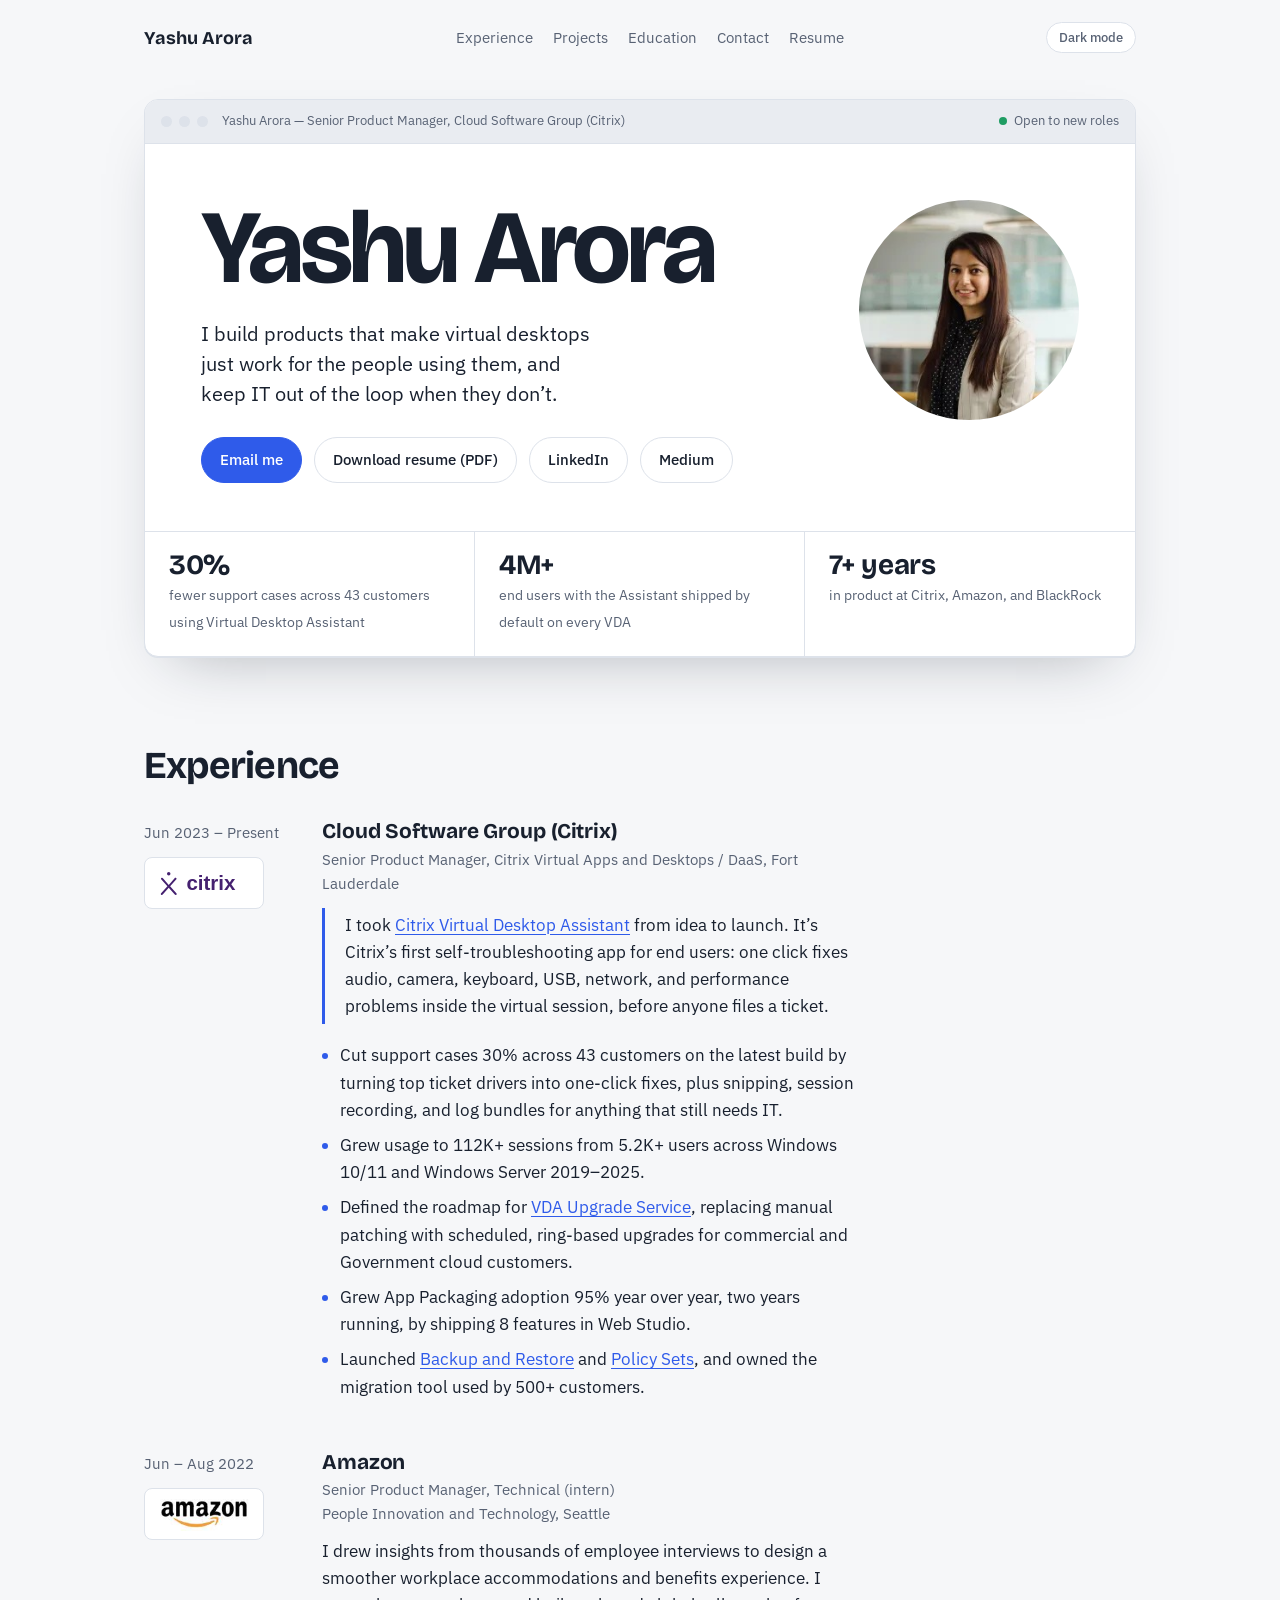
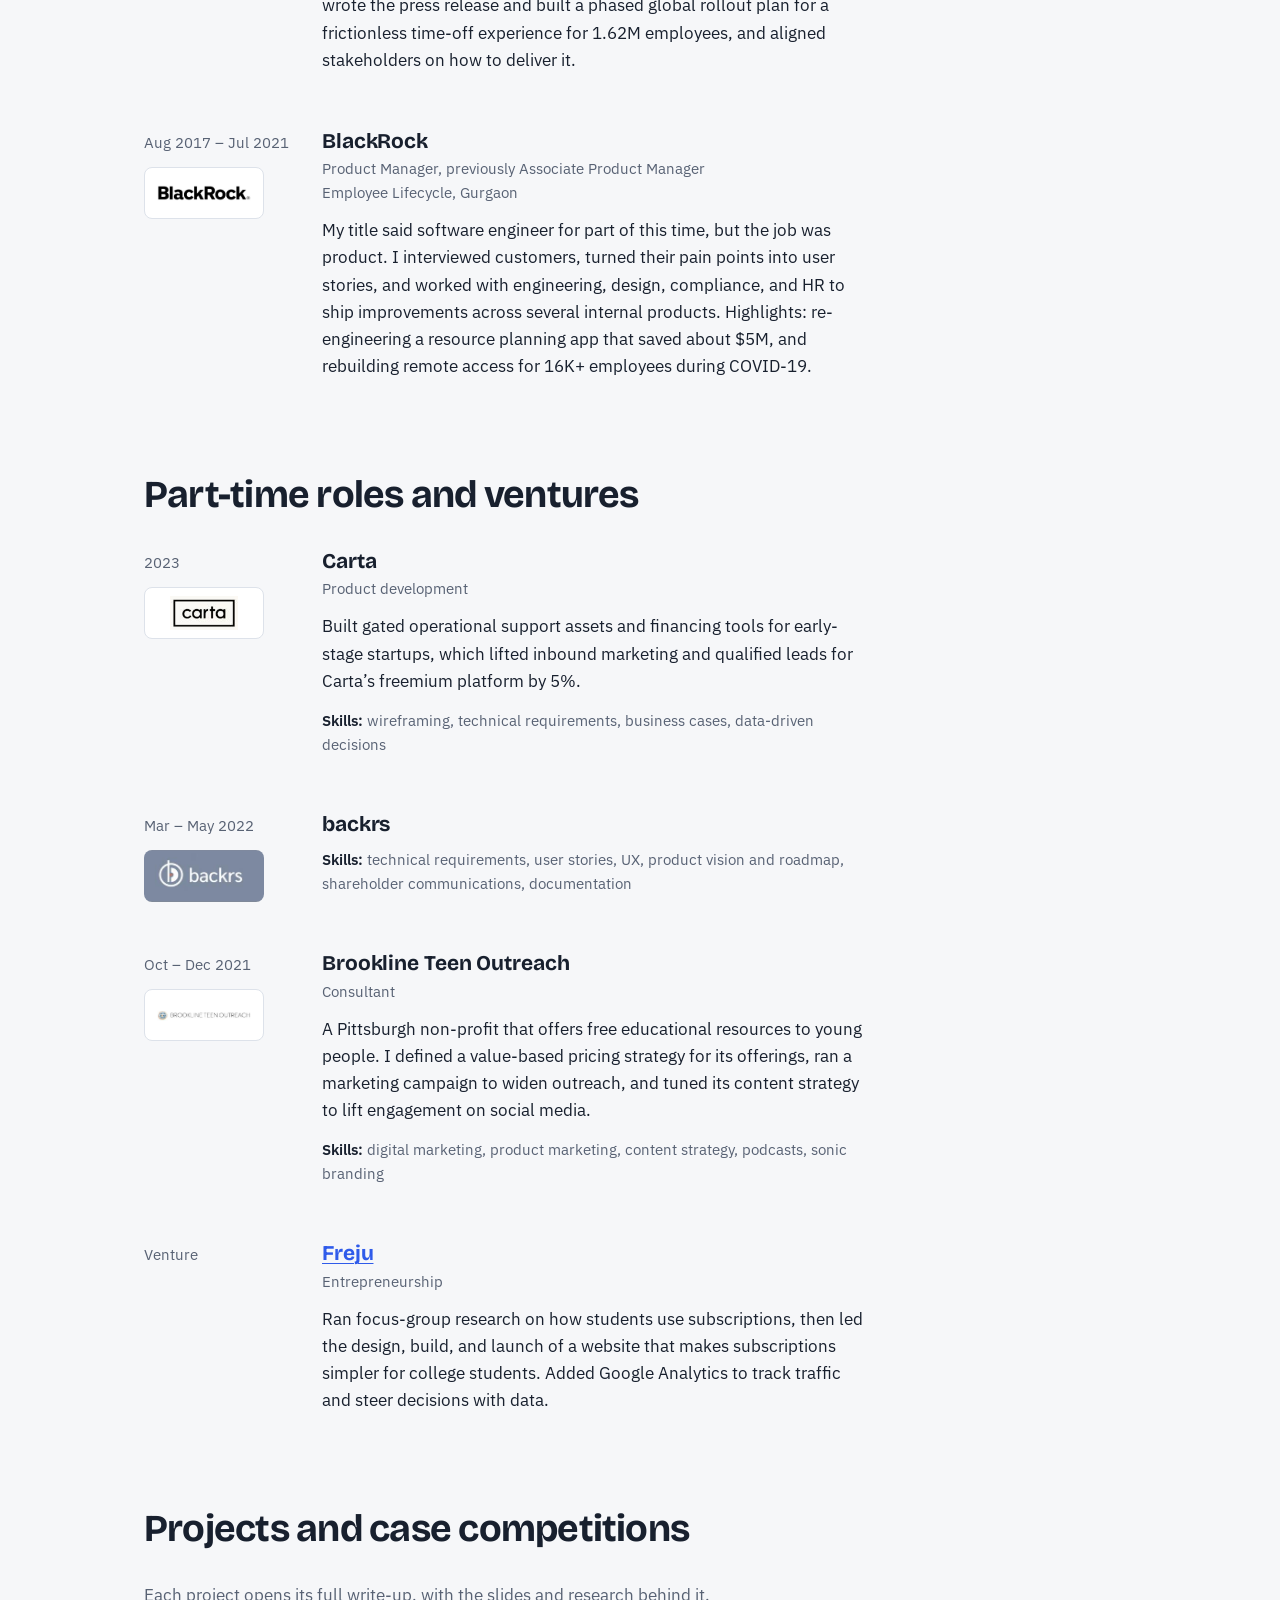
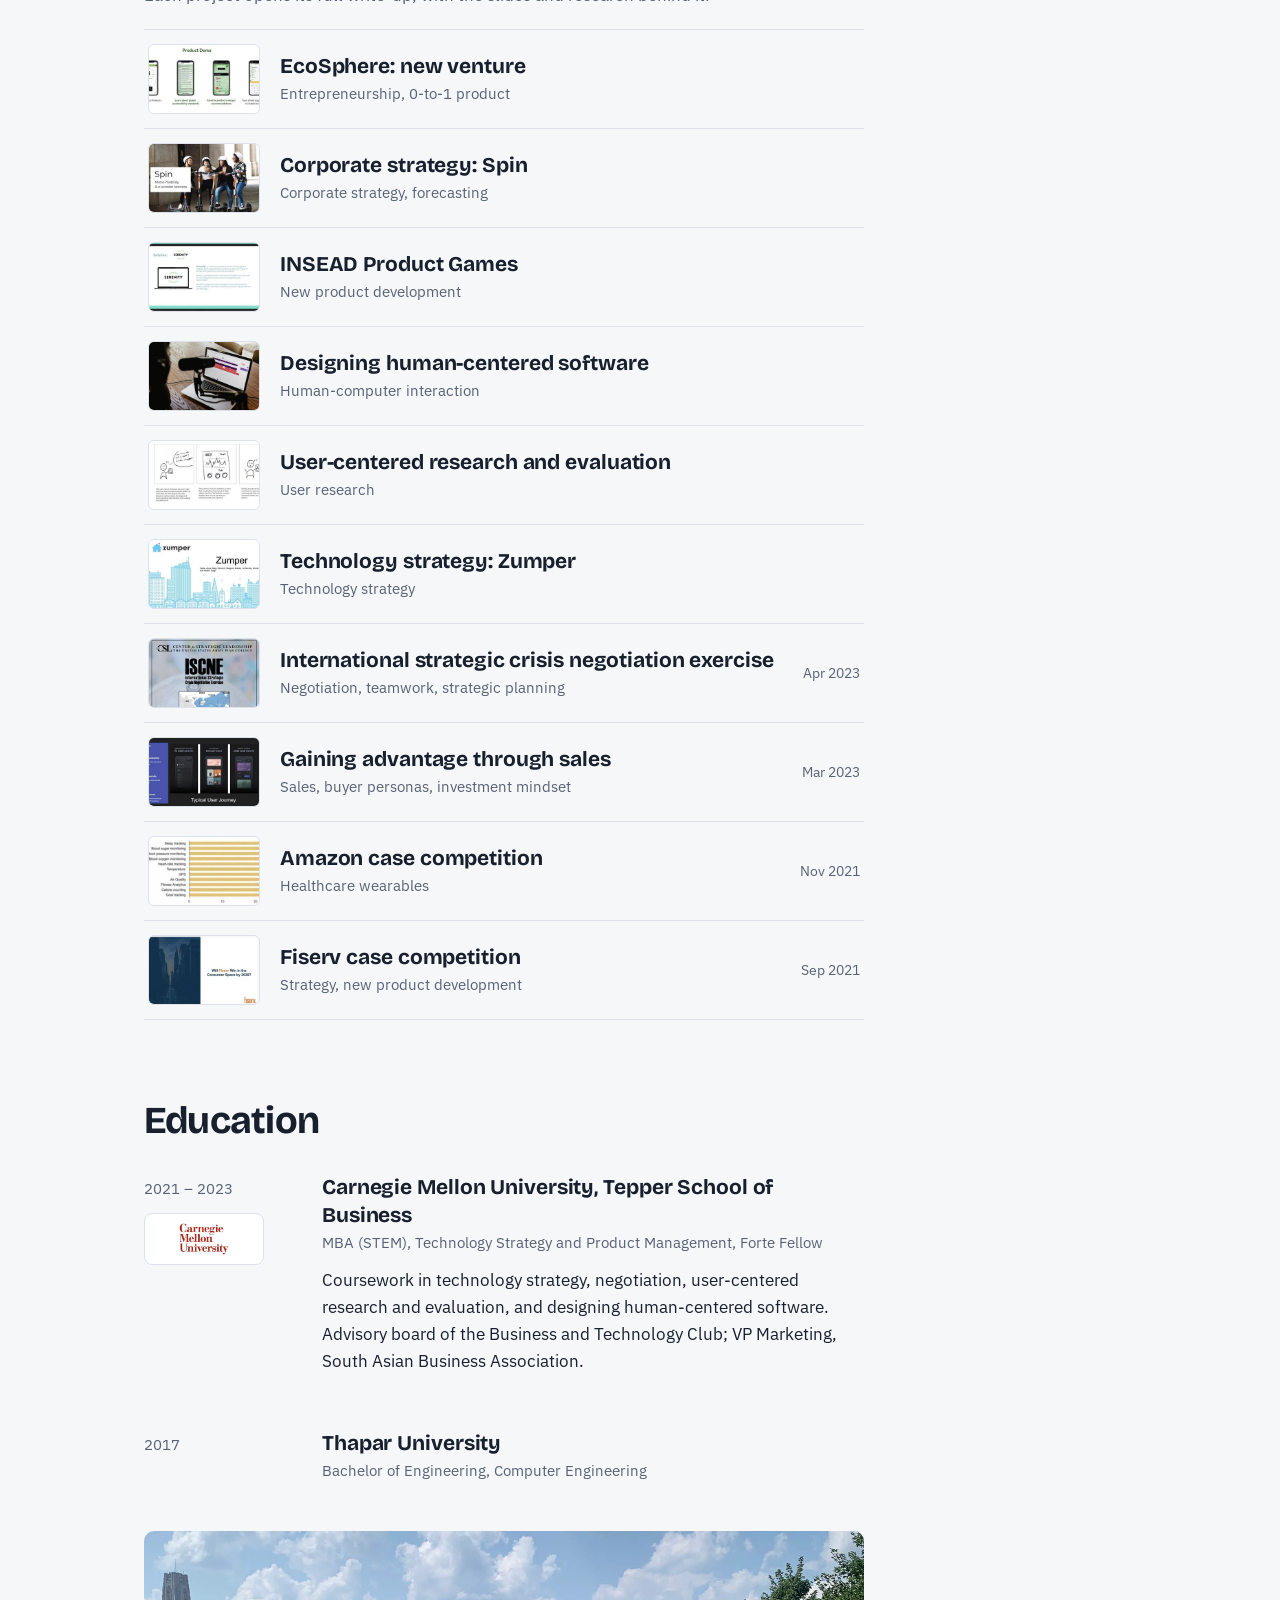
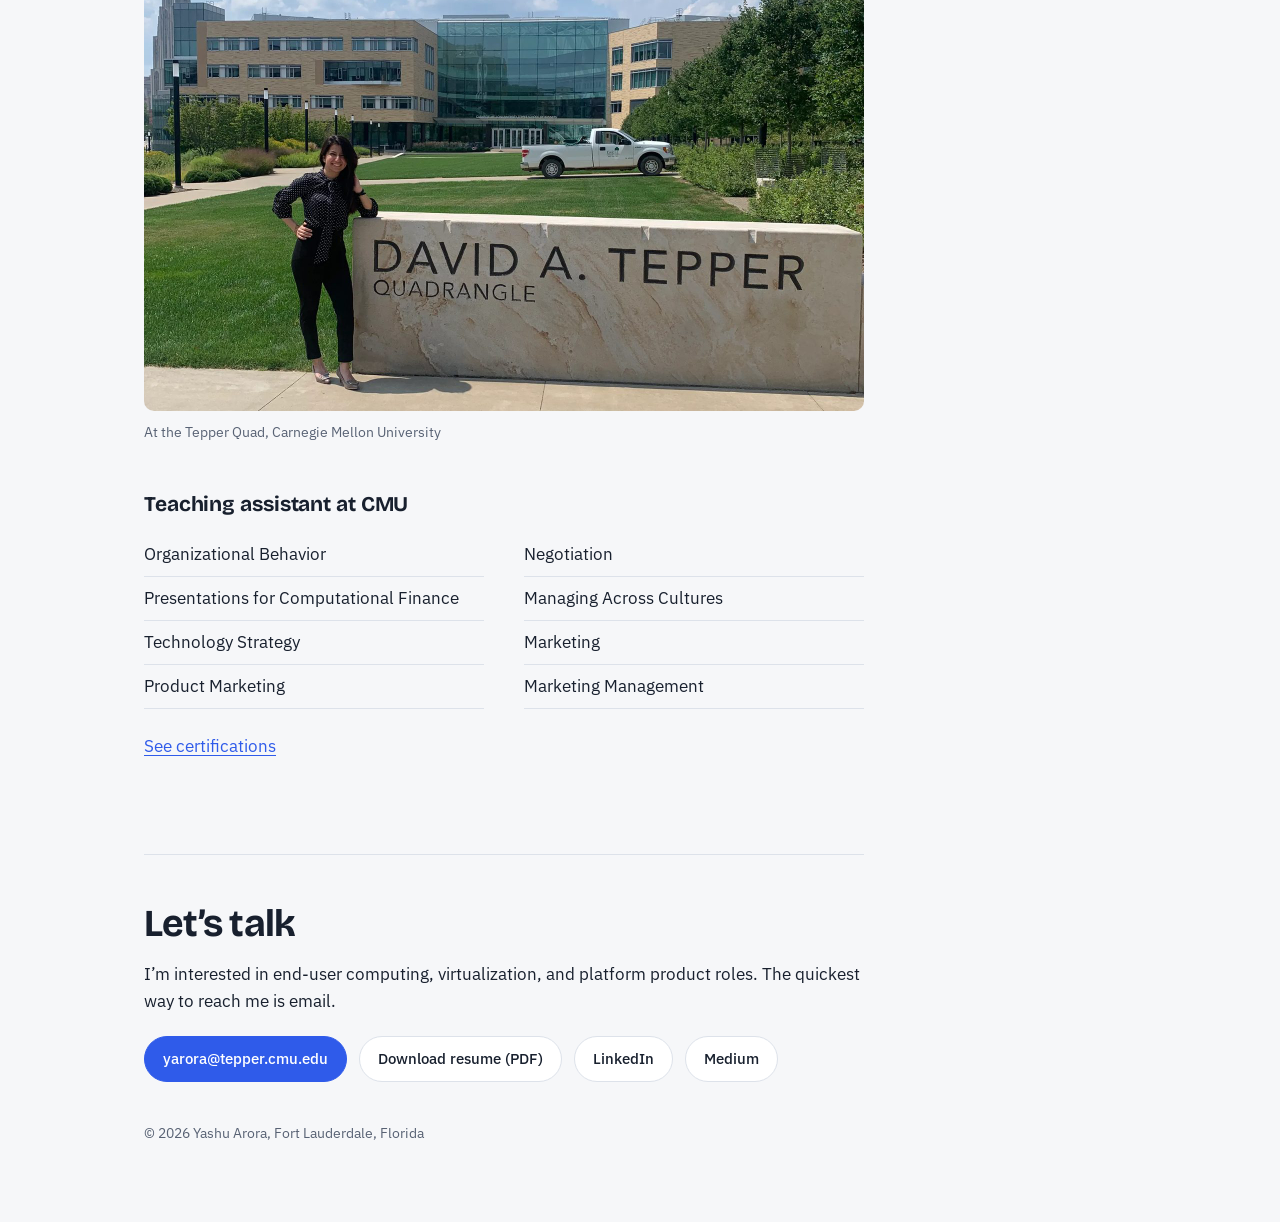
<file: index.html>
<!doctype html>
<html lang="en">
<head>
<meta charset="utf-8">
<meta name="viewport" content="width=device-width, initial-scale=1">
<title>Yashu Arora</title>
<meta name="description" content="Yashu Arora, Senior Product Manager at Cloud Software Group (Citrix). End-user computing, virtualization, and 0-to-1 products.">
<meta property="og:title" content="Yashu Arora — Product Manager">
<meta property="og:description" content="Senior Product Manager at Citrix. Built Citrix Virtual Desktop Assistant from 0 to 1.">
<link rel="icon" href="data:image/svg+xml,%3Csvg xmlns='http://www.w3.org/2000/svg' viewBox='0 0 64 64'%3E%3Crect width='64' height='64' rx='14' fill='%232F5BEA'/%3E%3Ctext x='32' y='42' font-family='Arial' font-weight='700' font-size='28' fill='white' text-anchor='middle'%3EYA%3C/text%3E%3C/svg%3E">
<link rel="preconnect" href="https://fonts.googleapis.com">
<link rel="preconnect" href="https://fonts.gstatic.com" crossorigin>
<link href="https://fonts.googleapis.com/css2?family=Bricolage+Grotesque:opsz,wght@12..96,500;12..96,700&family=IBM+Plex+Sans:ital,wght@0,400;0,500;0,600;1,400&display=swap" rel="stylesheet">
<style>
  :root {
    --bg: #F6F7F9;
    --surface: #FFFFFF;
    --ink: #18202E;
    --muted: #586274;
    --line: #DDE2EA;
    --accent: #2F5BEA;
    --accent-soft: #E6ECFD;
    --live: #1F9D63;
    --chrome: #E9ECF1;
    --display: "Bricolage Grotesque", "Helvetica Neue", Arial, sans-serif;
    --body: "IBM Plex Sans", "Helvetica Neue", Arial, sans-serif;
  }
  @media (prefers-color-scheme: dark) {
    :root:not([data-theme="light"]) {
      --bg: #10141C; --surface: #171D28; --ink: #E7EBF2; --muted: #9AA4B5;
      --line: #2A3242; --accent: #85A2FF; --accent-soft: #1E2944; --live: #4CC98C; --chrome: #1F2633;
    }
  }
  :root[data-theme="dark"] {
    --bg: #10141C; --surface: #171D28; --ink: #E7EBF2; --muted: #9AA4B5;
    --line: #2A3242; --accent: #85A2FF; --accent-soft: #1E2944; --live: #4CC98C; --chrome: #1F2633;
  }

  * { box-sizing: border-box; }
  html { -webkit-text-size-adjust: 100%; scroll-behavior: smooth; }
  body {
    margin: 0; background: var(--bg); color: var(--ink);
    font: 400 17px/1.6 var(--body);
    -webkit-font-smoothing: antialiased;
  }
  a { color: var(--accent); text-underline-offset: 3px; text-decoration-thickness: 1px; }
  a:hover { text-decoration-thickness: 2px; }
  :focus-visible { outline: 2px solid var(--accent); outline-offset: 3px; border-radius: 4px; }
  img { max-width: 100%; display: block; }

  .wrap { max-width: 1040px; margin: 0 auto; padding: 0 24px; }
  .col { max-width: 720px; }

  /* Top bar */
  .top { display: flex; justify-content: space-between; align-items: center; padding: 22px 0; gap: 16px; }
  .top .mark { font: 700 18px/1 var(--display); color: var(--ink); text-decoration: none; }
  .top nav { display: flex; gap: 20px; flex-wrap: wrap; }
  .top nav a { color: var(--muted); text-decoration: none; font-size: 15px; }
  .top nav a:hover { color: var(--ink); }

  /* Hero: a virtual desktop session window */
  .session {
    margin: 24px 0 88px; background: var(--surface); border: 1px solid var(--line);
    border-radius: 14px; overflow: hidden;
    box-shadow: 0 1px 0 var(--line), 0 24px 60px -30px rgba(24, 32, 46, .35);
  }
  .session-bar {
    display: flex; align-items: center; gap: 14px; padding: 11px 16px;
    background: var(--chrome); border-bottom: 1px solid var(--line); font-size: 13px; color: var(--muted);
  }
  .dots { display: flex; gap: 7px; }
  .dots i { width: 11px; height: 11px; border-radius: 50%; background: var(--line); display: block; }
  .session-bar .title { flex: 1; min-width: 0; white-space: nowrap; overflow: hidden; text-overflow: ellipsis; }
  .status { display: inline-flex; align-items: center; gap: 7px; white-space: nowrap; }
  .status::before {
    content: ""; width: 8px; height: 8px; border-radius: 50%; background: var(--live);
    box-shadow: 0 0 0 0 var(--live); animation: pulse 2.4s ease-out 1s 3;
  }
  @keyframes pulse { 0% { box-shadow: 0 0 0 0 color-mix(in srgb, var(--live) 60%, transparent); } 100% { box-shadow: 0 0 0 9px transparent; } }

  .session-body { display: grid; grid-template-columns: 1fr 220px; gap: 48px; padding: 56px 56px 48px; align-items: start; }
  .hero-name {
    font: 700 clamp(48px, 9vw, 104px)/.92 var(--display); letter-spacing: -0.035em; margin: 0 0 24px;
  }
  .hero-lede { font-size: 20px; line-height: 1.5; color: var(--ink); margin: 0 0 28px; max-width: 34ch; }
  .hero-links { display: flex; gap: 12px; flex-wrap: wrap; }
  .btn {
    display: inline-flex; align-items: center; gap: 8px; padding: 10px 18px; border-radius: 999px;
    border: 1px solid var(--line); color: var(--ink); text-decoration: none; font-weight: 500; font-size: 15px; background: var(--surface);
  }
  .btn:hover { border-color: var(--ink); }
  .btn.primary { background: var(--accent); border-color: var(--accent); color: #fff; }
  :root[data-theme="dark"] .btn.primary { color: #0E1320; }
  @media (prefers-color-scheme: dark) { :root:not([data-theme="light"]) .btn.primary { color: #0E1320; } }

  .portrait {
    width: 220px; aspect-ratio: 1; border-radius: 50%; background: var(--accent-soft); overflow: hidden;
    display: grid; place-items: center; color: var(--accent); font: 700 64px/1 var(--display);
  }
  .portrait img { width: 100%; height: 100% !important; object-fit: cover; }
  .portrait img + span { display: none; }
  .campus { margin: 36px 0 0; }
  .campus img { width: 100%; height: auto; border-radius: 10px; aspect-ratio: 3 / 2; object-fit: cover; }
  .campus figcaption { color: var(--muted); font-size: 14px; margin-top: 10px; }

  .readout {
    display: grid; grid-template-columns: repeat(3, 1fr); border-top: 1px solid var(--line);
  }
  .readout div { padding: 18px 24px 20px; border-right: 1px solid var(--line); }
  .readout div:last-child { border-right: 0; }
  .readout b { display: block; font: 700 28px/1.1 var(--display); letter-spacing: -0.01em; }
  .readout span { font-size: 14px; color: var(--muted); }

  /* Sections */
  section { padding: 0 0 80px; }
  h2 {
    font: 700 clamp(28px, 4vw, 38px)/1.1 var(--display); letter-spacing: -0.02em; margin: 0 0 32px;
  }
  h3 { font: 700 21px/1.3 var(--display); margin: 0; letter-spacing: -0.005em; }
  .role { color: var(--muted); font-size: 15px; margin: 2px 0 12px; }
  p { margin: 0 0 14px; }

  .timeline { display: grid; gap: 40px; }
  .entry { display: grid; grid-template-columns: 150px 1fr; gap: 28px; }
  .when { color: var(--muted); font-size: 15px; padding-top: 3px; font-variant-numeric: tabular-nums; }
  .entry ul { margin: 6px 0 0; padding-left: 18px; }
  .entry li { margin-bottom: 8px; }
  .entry li::marker { color: var(--accent); }
  .skills { font-size: 15px; color: var(--muted); margin-top: 10px; }
  .skills strong { color: var(--ink); font-weight: 600; }

  .logo {
    display: flex; align-items: center; justify-content: center; margin-top: 12px;
    width: 120px; height: 52px; padding: 8px 12px; background: #fff; border: 1px solid var(--line); border-radius: 8px; overflow: hidden;
  }
  .logo img { max-width: 100%; max-height: 100%; width: auto; height: auto; object-fit: contain; }
  .logo.flush { padding: 0; border: 0; }
  .logo.flush img { width: 100%; height: 100%; max-width: none; max-height: none; object-fit: cover; }
  .feature {
    border-left: 3px solid var(--accent); padding: 4px 0 4px 20px; margin: 0 0 18px;
  }

  /* Projects */
  .projects { list-style: none; margin: 0; padding: 0; border-top: 1px solid var(--line); }
  .projects li { border-bottom: 1px solid var(--line); }
  .projects a {
    display: grid; grid-template-columns: 112px 1fr auto; column-gap: 20px; row-gap: 2px; align-items: center;
    padding: 14px 4px; text-decoration: none; color: var(--ink);
  }
  .projects .thumb {
    grid-row: 1 / span 2; width: 112px; height: 70px; object-fit: cover; border-radius: 6px;
    border: 1px solid var(--line); background: var(--surface);
  }
  .projects h3 { grid-column: 2; align-self: end; }
  .projects a:hover h3 { color: var(--accent); }
  .projects a:hover .thumb { border-color: var(--accent); }
  .projects .tags { grid-column: 2; align-self: start; color: var(--muted); font-size: 15px; }
  .projects .date { grid-row: 1 / span 2; grid-column: 3; align-self: center; color: var(--muted); font-size: 14px; white-space: nowrap; }

  .twocol { columns: 2; column-gap: 40px; padding: 0; margin: 0; list-style: none; }
  .twocol li { break-inside: avoid; padding: 8px 0; border-bottom: 1px solid var(--line); }
  .twocol a { color: var(--ink); text-decoration: none; }
  .twocol a:hover { color: var(--accent); }

  footer { border-top: 1px solid var(--line); padding: 48px 0 64px; }
  footer h2 { margin-bottom: 16px; }
  .contact { display: flex; gap: 12px; flex-wrap: wrap; margin-top: 20px; }
  .fine { color: var(--muted); font-size: 14px; margin-top: 40px; }

  .theme-toggle {
    border: 1px solid var(--line); background: var(--surface); color: var(--muted);
    border-radius: 999px; padding: 6px 12px; font: 500 13px var(--body); cursor: pointer;
  }

  @media (max-width: 820px) {
    .session-body { grid-template-columns: 1fr; padding: 32px 24px 28px; gap: 28px; }
    .portrait { width: 132px; font-size: 40px; order: -1; }
    .readout { grid-template-columns: 1fr; }
    .readout div { border-right: 0; border-bottom: 1px solid var(--line); padding: 14px 24px; }
    .readout div:last-child { border-bottom: 0; }
    .entry { grid-template-columns: 1fr; gap: 6px; }
    .logo { width: 104px; height: 44px; margin: 8px 0 4px; }
    .twocol { columns: 1; }
    .top nav { display: none; }
    .session { margin-bottom: 64px; }
    .session-bar .status { display: none; }
  }
  @media (max-width: 420px) {
    .wrap { padding: 0 16px; }
    .hero-lede { font-size: 18px; }
    .projects a { grid-template-columns: 88px 1fr; column-gap: 14px; }
    .projects .thumb { width: 88px; height: 55px; grid-row: 1 / span 3; align-self: start; }
    .projects .date { grid-row: auto; grid-column: 2; }
  }
  @media (prefers-reduced-motion: reduce) {
    .status::before { animation: none; }
    html { scroll-behavior: auto; }
  }
</style>
</head>
<body>
<div class="wrap">

  <header class="top">
    <a class="mark" href="#">Yashu Arora</a>
    <nav aria-label="Sections">
      <a href="#experience">Experience</a>
      <a href="#projects">Projects</a>
      <a href="#education">Education</a>
      <a href="#contact">Contact</a>
      <a href="assets/Yashu_Arora_Resume.pdf" target="_blank" rel="noopener">Resume</a>
    </nav>
    <button class="theme-toggle" type="button" id="themeToggle" aria-label="Switch color theme">Dark mode</button>
  </header>

  <main>
    <div class="session" role="region" aria-label="Introduction">
      <div class="session-bar" aria-hidden="true">
        <span class="dots"><i></i><i></i><i></i></span>
        <span class="title">Yashu Arora — Senior Product Manager, Cloud Software Group (Citrix)</span>
        <span class="status">Open to new roles</span>
      </div>
      <div class="session-body">
        <div>
          <h1 class="hero-name">Yashu Arora</h1>
          <p class="hero-lede">I build products that make virtual desktops just work for the people using them, and keep IT out of the loop when they don’t.</p>
          <div class="hero-links">
            <a class="btn primary" href="mailto:yarora@tepper.cmu.edu">Email me</a>
            <a class="btn" href="assets/Yashu_Arora_Resume.pdf" download="Yashu_Arora_Resume.pdf">Download resume (PDF)</a>
            <a class="btn" href="https://www.linkedin.com/in/arorayashu/" target="_blank" rel="noopener">LinkedIn</a>
            <a class="btn" href="https://medium.com/@yashu.sna" target="_blank" rel="noopener">Medium</a>
          </div>
        </div>
        <div class="portrait">
          <img src="assets/profile.jpg" alt="Portrait of Yashu Arora" width="256" height="256" onerror="this.remove()">
          <span>YA</span>
        </div>
      </div>
      <div class="readout">
        <div><b>30%</b><span>fewer support cases across 43 customers using Virtual Desktop Assistant</span></div>
        <div><b>4M+</b><span>end users with the Assistant shipped by default on every VDA</span></div>
        <div><b>7+ years</b><span>in product at Citrix, Amazon, and BlackRock</span></div>
      </div>
    </div>

    <div class="col">
      <section id="experience" aria-labelledby="exp-h">
        <h2 id="exp-h">Experience</h2>
        <div class="timeline">

          <article class="entry">
            <div class="when">Jun 2023 – Present<span class="logo"><img src="assets/logos/citrix.svg" alt="Citrix logo"></span></div>
            <div>
              <h3>Cloud Software Group (Citrix)</h3>
              <p class="role">Senior Product Manager, Citrix Virtual Apps and Desktops / DaaS, Fort Lauderdale</p>
              <p class="feature">I took <a href="https://docs.citrix.com/en-us/citrix-virtual-apps-desktops/manage-deployment/assistant-app.html" target="_blank" rel="noopener">Citrix Virtual Desktop Assistant</a> from idea to launch. It’s Citrix’s first self-troubleshooting app for end users: one click fixes audio, camera, keyboard, USB, network, and performance problems inside the virtual session, before anyone files a ticket.</p>
              <ul>
                <li>Cut support cases 30% across 43 customers on the latest build by turning top ticket drivers into one-click fixes, plus snipping, session recording, and log bundles for anything that still needs IT.</li>
                <li>Grew usage to 112K+ sessions from 5.2K+ users across Windows 10/11 and Windows Server 2019–2025.</li>
                <li>Defined the roadmap for <a href="https://docs.citrix.com/en-us/citrix-daas/upgrade-vda-intro.html" target="_blank" rel="noopener">VDA Upgrade Service</a>, replacing manual patching with scheduled, ring-based upgrades for commercial and Government cloud customers.</li>
                <li>Grew App Packaging adoption 95% year over year, two years running, by shipping 8 features in Web Studio.</li>
                <li>Launched <a href="https://docs.citrix.com/en-us/citrix-daas/backup-migrate-configuration/backup-restore-studio.html" target="_blank" rel="noopener">Backup and Restore</a> and <a href="https://docs.citrix.com/en-us/citrix-virtual-apps-desktops/policies/policies-sets" target="_blank" rel="noopener">Policy Sets</a>, and owned the migration tool used by 500+ customers.</li>
              </ul>
            </div>
          </article>

          <article class="entry">
            <div class="when">Jun – Aug 2022<span class="logo"><img src="assets/logos/amazon.png" alt="Amazon logo"></span></div>
            <div>
              <h3>Amazon</h3>
              <p class="role">Senior Product Manager, Technical (intern)<br>People Innovation and Technology, Seattle</p>
              <p>I drew insights from thousands of employee interviews to design a smoother workplace accommodations and benefits experience. I wrote the press release and built a phased global rollout plan for a frictionless time-off experience for 1.62M employees, and aligned stakeholders on how to deliver it.</p>
            </div>
          </article>

          <article class="entry">
            <div class="when">Aug 2017 – Jul 2021<span class="logo"><img src="assets/logos/blackrock.png" alt="BlackRock logo"></span></div>
            <div>
              <h3>BlackRock</h3>
              <p class="role">Product Manager, previously Associate Product Manager<br>Employee Lifecycle, Gurgaon</p>
              <p>My title said software engineer for part of this time, but the job was product. I interviewed customers, turned their pain points into user stories, and worked with engineering, design, compliance, and HR to ship improvements across several internal products. Highlights: re-engineering a resource planning app that saved about $5M, and rebuilding remote access for 16K+ employees during COVID-19.</p>
            </div>
          </article>

        </div>
      </section>

      <section id="side" aria-labelledby="side-h">
        <h2 id="side-h">Part-time roles and ventures</h2>
        <div class="timeline">

          <article class="entry">
            <div class="when">2023<span class="logo"><img src="assets/logos/carta.png" alt="Carta logo"></span></div>
            <div>
              <h3>Carta</h3>
              <p class="role">Product development</p>
              <p>Built gated operational support assets and financing tools for early-stage startups, which lifted inbound marketing and qualified leads for Carta’s freemium platform by 5%.</p>
              <p class="skills"><strong>Skills:</strong> wireframing, technical requirements, business cases, data-driven decisions</p>
            </div>
          </article>

          <article class="entry">
            <div class="when">Mar – May 2022<span class="logo flush"><img src="assets/logos/backrs.png" alt="backrs logo"></span></div>
            <div>
              <h3>backrs</h3>
              <p class="skills"><strong>Skills:</strong> technical requirements, user stories, UX, product vision and roadmap, shareholder communications, documentation</p>
            </div>
          </article>

          <article class="entry">
            <div class="when">Oct – Dec 2021<span class="logo"><img src="assets/logos/brookline.png" alt="Brookline Teen Outreach logo"></span></div>
            <div>
              <h3>Brookline Teen Outreach</h3>
              <p class="role">Consultant</p>
              <p>A Pittsburgh non-profit that offers free educational resources to young people. I defined a value-based pricing strategy for its offerings, ran a marketing campaign to widen outreach, and tuned its content strategy to lift engagement on social media.</p>
              <p class="skills"><strong>Skills:</strong> digital marketing, product marketing, content strategy, podcasts, sonic branding</p>
            </div>
          </article>

          <article class="entry">
            <div class="when">Venture</div>
            <div>
              <h3><a href="https://www.freju.org/" target="_blank" rel="noopener">Freju</a></h3>
              <p class="role">Entrepreneurship</p>
              <p>Ran focus-group research on how students use subscriptions, then led the design, build, and launch of a website that makes subscriptions simpler for college students. Added Google Analytics to track traffic and steer decisions with data.</p>
            </div>
          </article>

        </div>
      </section>

      <section id="projects" aria-labelledby="proj-h">
        <h2 id="proj-h">Projects and case competitions</h2>
        <p style="color:var(--muted);margin-bottom:20px">Each project opens its full write-up, with the slides and research behind it.</p>
        <ul class="projects">
          <li><a href="projects/ecosphere.html"><img class="thumb" src="assets/thumbs/ecosphere.jpg" alt="" width="320" height="200" loading="lazy"><h3>EcoSphere: new venture</h3><span class="tags">Entrepreneurship, 0-to-1 product</span></a></li>
          <li><a href="projects/spin.html"><img class="thumb" src="assets/thumbs/spin.jpg" alt="" width="320" height="200" loading="lazy"><h3>Corporate strategy: Spin</h3><span class="tags">Corporate strategy, forecasting</span></a></li>
          <li><a href="projects/insead-product-games.html"><img class="thumb" src="assets/thumbs/insead-product-games.jpg" alt="" width="320" height="200" loading="lazy"><h3>INSEAD Product Games</h3><span class="tags">New product development</span></a></li>
          <li><a href="projects/designing-human-centered-software.html"><img class="thumb" src="assets/thumbs/designing-human-centered-software.jpg" alt="" width="320" height="200" loading="lazy"><h3>Designing human-centered software</h3><span class="tags">Human-computer interaction</span></a></li>
          <li><a href="projects/user-centered-research.html"><img class="thumb" src="assets/thumbs/user-centered-research.jpg" alt="" width="320" height="200" loading="lazy"><h3>User-centered research and evaluation</h3><span class="tags">User research</span></a></li>
          <li><a href="projects/zumper.html"><img class="thumb" src="assets/thumbs/zumper.jpg" alt="" width="320" height="200" loading="lazy"><h3>Technology strategy: Zumper</h3><span class="tags">Technology strategy</span></a></li>
          <li><a href="projects/crisis-negotiation-exercise.html"><img class="thumb" src="assets/thumbs/crisis-negotiation-exercise.jpg" alt="" width="320" height="200" loading="lazy"><h3>International strategic crisis negotiation exercise</h3><span class="tags">Negotiation, teamwork, strategic planning</span><span class="date">Apr 2023</span></a></li>
          <li><a href="projects/gaining-advantage-through-sales.html"><img class="thumb" src="assets/thumbs/gaining-advantage-through-sales.jpg" alt="" width="320" height="200" loading="lazy"><h3>Gaining advantage through sales</h3><span class="tags">Sales, buyer personas, investment mindset</span><span class="date">Mar 2023</span></a></li>
          <li><a href="projects/amazon-case-competition.html"><img class="thumb" src="assets/thumbs/amazon-case-competition.jpg" alt="" width="320" height="200" loading="lazy"><h3>Amazon case competition</h3><span class="tags">Healthcare wearables</span><span class="date">Nov 2021</span></a></li>
          <li><a href="projects/fiserv-case-competition.html"><img class="thumb" src="assets/thumbs/fiserv-case-competition.jpg" alt="" width="320" height="200" loading="lazy"><h3>Fiserv case competition</h3><span class="tags">Strategy, new product development</span><span class="date">Sep 2021</span></a></li>
        </ul>
      </section>

      <section id="education" aria-labelledby="edu-h">
        <h2 id="edu-h">Education</h2>
        <div class="timeline">
          <article class="entry">
            <div class="when">2021 – 2023<span class="logo"><img src="assets/logos/cmu.png" alt="Carnegie Mellon University logo"></span></div>
            <div>
              <h3>Carnegie Mellon University, Tepper School of Business</h3>
              <p class="role">MBA (STEM), Technology Strategy and Product Management, Forte Fellow</p>
              <p>Coursework in technology strategy, negotiation, user-centered research and evaluation, and designing human-centered software. Advisory board of the Business and Technology Club; VP Marketing, South Asian Business Association.</p>
            </div>
          </article>
          <article class="entry">
            <div class="when">2017</div>
            <div>
              <h3>Thapar University</h3>
              <p class="role">Bachelor of Engineering, Computer Engineering</p>
            </div>
          </article>
        </div>

        <figure class="campus">
          <img src="assets/tepper.jpg" alt="Yashu Arora at the David A. Tepper Quadrangle, Carnegie Mellon University" width="1440" height="960" loading="lazy">
          <figcaption>At the Tepper Quad, Carnegie Mellon University</figcaption>
        </figure>

        <h3 style="margin:48px 0 14px">Teaching assistant at CMU</h3>
        <ul class="twocol">
          <li><a href="https://cmucourses.com/course/70-311" target="_blank" rel="noopener">Organizational Behavior</a></li>
          <li><a href="https://www.cmu.edu/mscf/academics/curriculum/46971-presentations-for-computational-finance.html" target="_blank" rel="noopener">Presentations for Computational Finance</a></li>
          <li><a href="https://www.cmu.edu/tepper/programs/courses/45872.html" target="_blank" rel="noopener">Technology Strategy</a></li>
          <li><a href="https://www.cmu.edu/tepper/programs/courses/46872.html" target="_blank" rel="noopener">Product Marketing</a></li>
          <li><a href="https://api.heinz.cmu.edu/courses_api/course_detail/94-800/" target="_blank" rel="noopener">Negotiation</a></li>
          <li><a href="https://cmucourses.com/course/70-342" target="_blank" rel="noopener">Managing Across Cultures</a></li>
          <li><a href="https://cmucourses.com/course/70-381" target="_blank" rel="noopener">Marketing</a></li>
          <li><a href="https://www.cmu.edu/tepper/programs/courses/45730.html" target="_blank" rel="noopener">Marketing Management</a></li>
        </ul>
        <p style="margin-top:24px"><a href="projects/certifications.html">See certifications</a></p>
      </section>
    </div>
  </main>

  <footer id="contact" class="col">
    <h2>Let’s talk</h2>
    <p>I’m interested in end-user computing, virtualization, and platform product roles. The quickest way to reach me is email.</p>
    <div class="contact">
      <a class="btn primary" href="mailto:yarora@tepper.cmu.edu">yarora@tepper.cmu.edu</a>
      <a class="btn" href="assets/Yashu_Arora_Resume.pdf" download="Yashu_Arora_Resume.pdf">Download resume (PDF)</a>
      <a class="btn" href="https://www.linkedin.com/in/arorayashu/" target="_blank" rel="noopener">LinkedIn</a>
      <a class="btn" href="https://medium.com/@yashu.sna" target="_blank" rel="noopener">Medium</a>
    </div>
    <p class="fine">© <span id="yr">2026</span> Yashu Arora, Fort Lauderdale, Florida</p>
  </footer>

</div>
<script>
  (function () {
    var root = document.documentElement, btn = document.getElementById('themeToggle');
    function isDark() {
      var t = root.getAttribute('data-theme');
      return t ? t === 'dark' : window.matchMedia('(prefers-color-scheme: dark)').matches;
    }
    function label() { btn.textContent = isDark() ? 'Light mode' : 'Dark mode'; }
    try { var saved = localStorage.getItem('theme'); if (saved) root.setAttribute('data-theme', saved); } catch (e) {}
    label();
    btn.addEventListener('click', function () {
      var next = isDark() ? 'light' : 'dark';
      root.setAttribute('data-theme', next);
      try { localStorage.setItem('theme', next); } catch (e) {}
      label();
    });
    document.getElementById('yr').textContent = new Date().getFullYear();
  })();
</script>
</body>
</html>
</file>
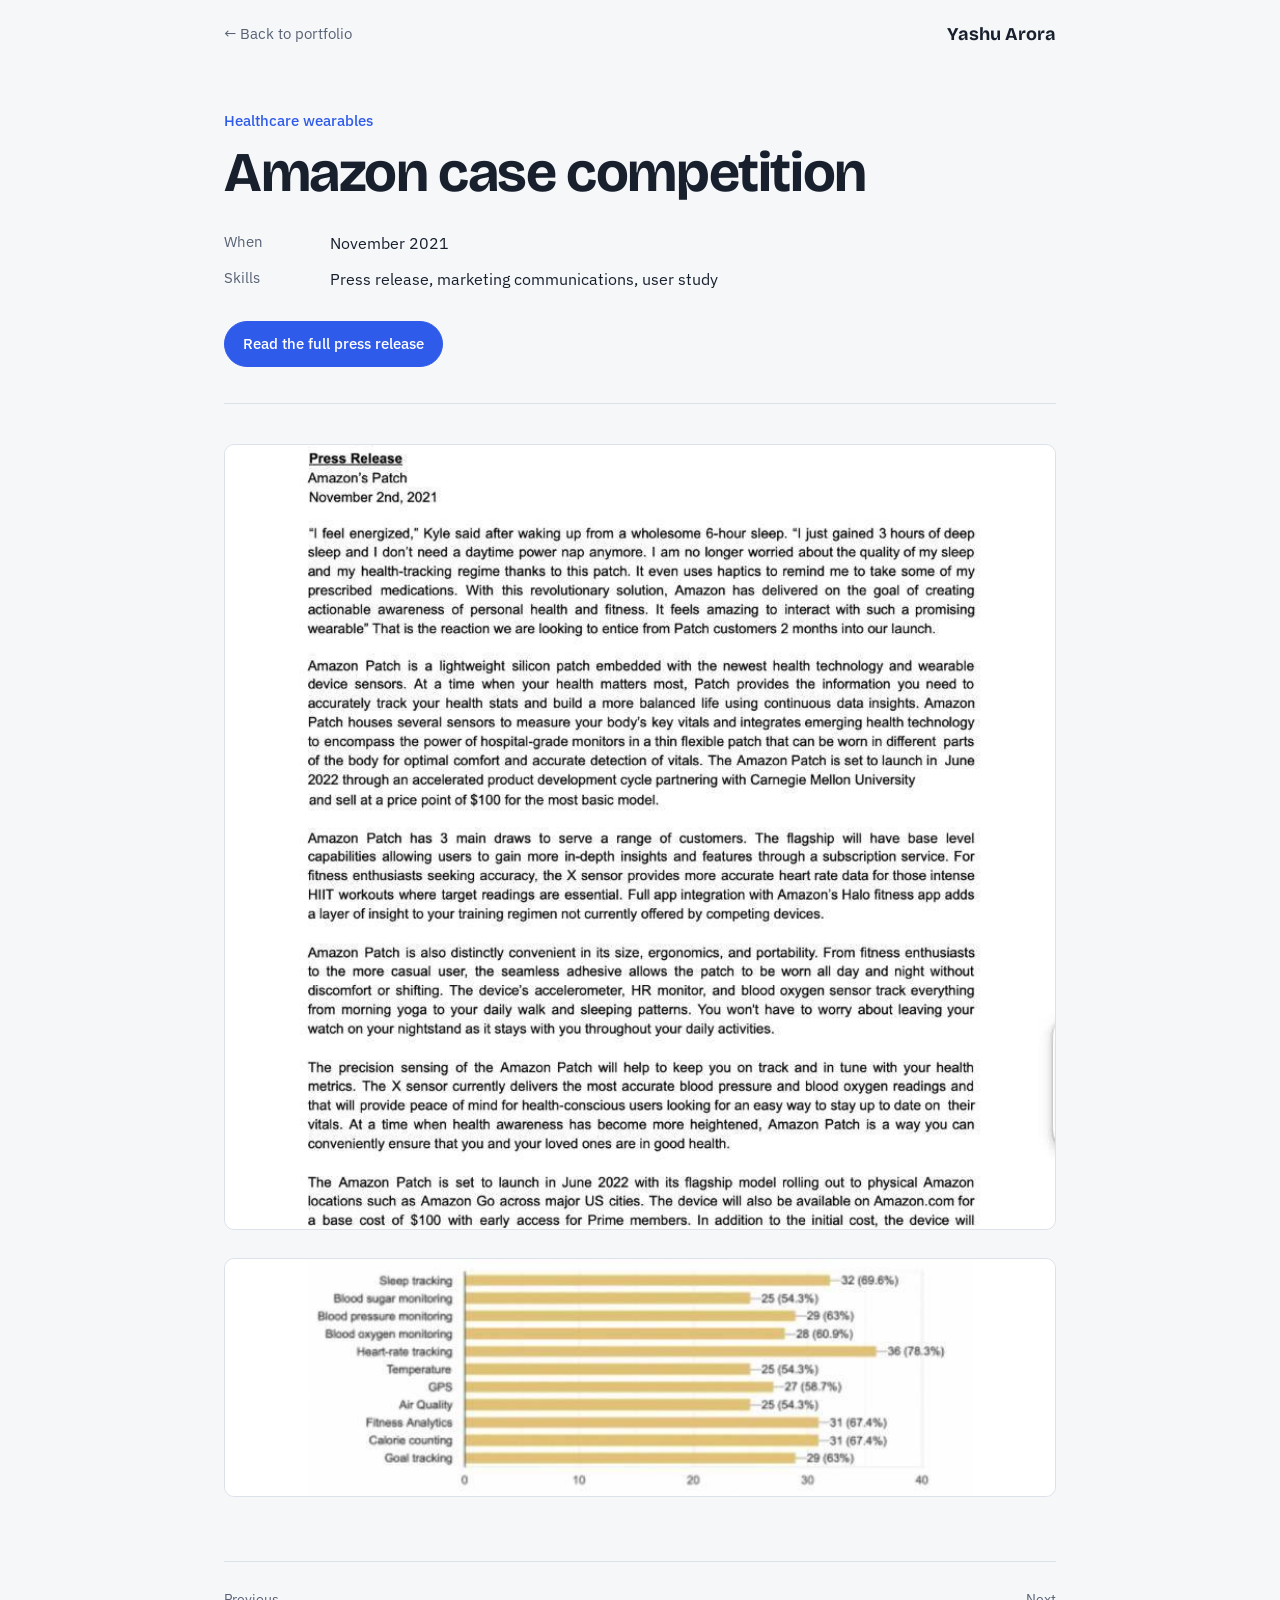
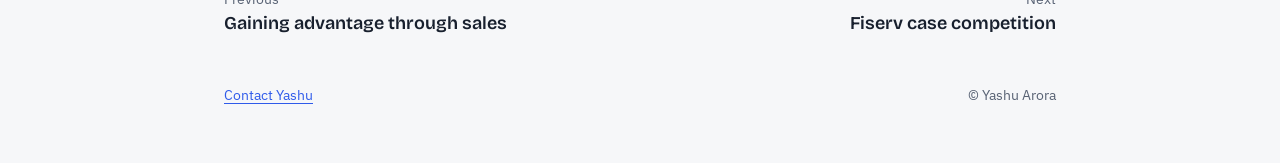
<file: projects/amazon-case-competition.html>
<!doctype html>
<html lang="en">
<head>
<meta charset="utf-8">
<meta name="viewport" content="width=device-width, initial-scale=1">
<title>Amazon case competition · Yashu Arora</title>
<meta name="description" content="Amazon case competition: Healthcare wearables">
<link rel="icon" href="data:image/svg+xml,%3Csvg xmlns='http://www.w3.org/2000/svg' viewBox='0 0 64 64'%3E%3Crect width='64' height='64' rx='14' fill='%232F5BEA'/%3E%3Ctext x='32' y='42' font-family='Arial' font-weight='700' font-size='28' fill='white' text-anchor='middle'%3EYA%3C/text%3E%3C/svg%3E">
<link rel="preconnect" href="https://fonts.googleapis.com">
<link rel="preconnect" href="https://fonts.gstatic.com" crossorigin>
<link href="https://fonts.googleapis.com/css2?family=Bricolage+Grotesque:opsz,wght@12..96,500;12..96,700&family=IBM+Plex+Sans:ital,wght@0,400;0,500;0,600;1,400&display=swap" rel="stylesheet">
<link rel="stylesheet" href="../assets/subpage.css">
<script>try{var t=localStorage.getItem('theme');if(t)document.documentElement.setAttribute('data-theme',t)}catch(e){}</script>
</head>
<body>
<div class="wrap">
<header class="top">
  <a class="back" href="../index.html#projects">Back to portfolio</a>
  <a class="mark" href="../index.html">Yashu Arora</a>
</header>
<main>

<article>
<header class="intro">
<p class="cat">Healthcare wearables</p>
<h1>Amazon case competition</h1>
<dl class="meta"><div><dt>When</dt><dd>November 2021</dd></div><div><dt>Skills</dt><dd>Press release, marketing communications, user study</dd></div></dl>
<div class="links"><a class="btn primary" href="https://docs.google.com/document/d/1Pw2IDwotsmrG8NVILXKJQjUgSnnnebvkpIx5M36Cxd4/edit" target="_blank" rel="noopener">Read the full press release</a></div>
</header>
<div class="body">
<figure><img src="../assets/projects/amazoncase-1.jpg" alt="Press release for Amazon Patch, a wearable health patch" loading="lazy"></figure>
<figure><img src="../assets/projects/amazoncase-2.jpg" alt="User study results: most wanted tracking features" loading="lazy"></figure>
</div></article>
<nav class="pager" aria-label="More projects">
<a class="prev" href="gaining-advantage-through-sales.html"><span>Previous</span>Gaining advantage through sales</a>
<a class="next" href="fiserv-case-competition.html"><span>Next</span>Fiserv case competition</a>
</nav>
</main>
<footer class="foot"><a href="../index.html#contact">Contact Yashu</a><span>© Yashu Arora</span></footer>
</div>
</body>
</html>
</file>
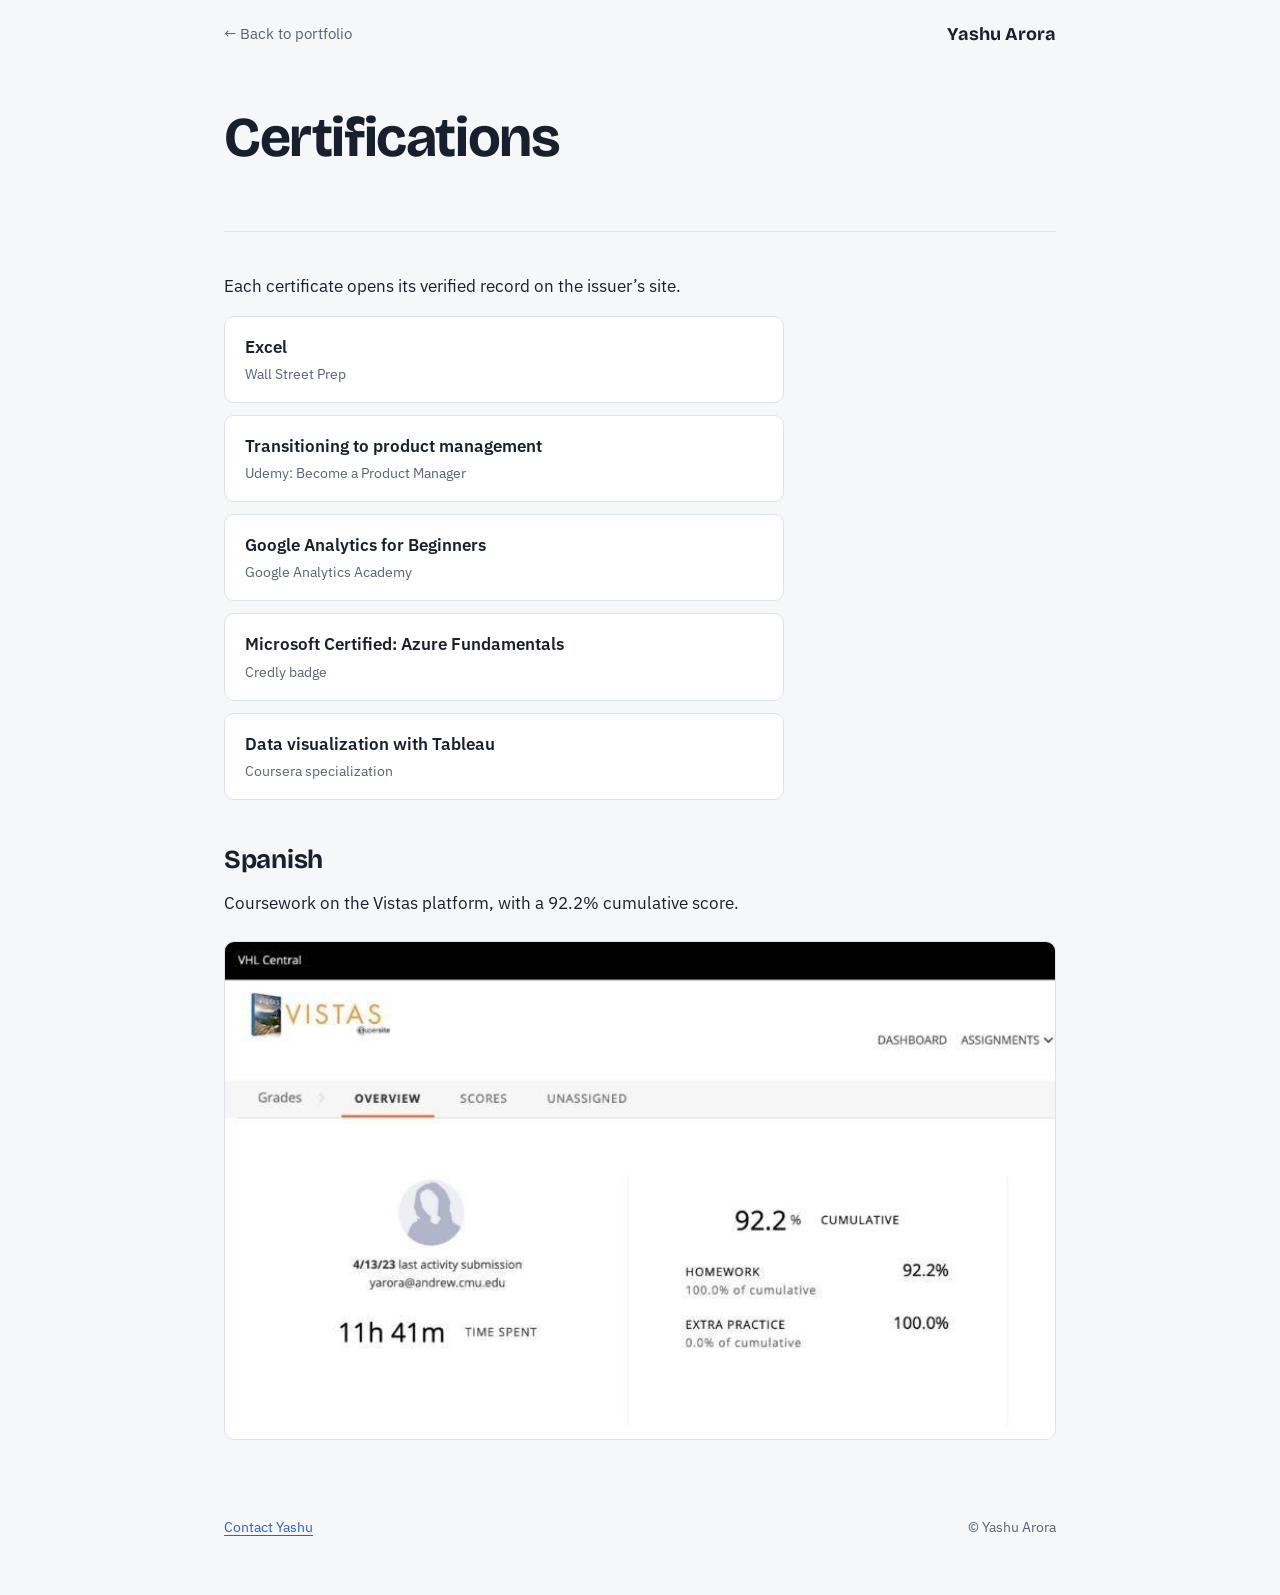
<file: projects/certifications.html>
<!doctype html>
<html lang="en">
<head>
<meta charset="utf-8">
<meta name="viewport" content="width=device-width, initial-scale=1">
<title>Certifications · Yashu Arora</title>
<meta name="description" content="Certifications">
<link rel="icon" href="data:image/svg+xml,%3Csvg xmlns='http://www.w3.org/2000/svg' viewBox='0 0 64 64'%3E%3Crect width='64' height='64' rx='14' fill='%232F5BEA'/%3E%3Ctext x='32' y='42' font-family='Arial' font-weight='700' font-size='28' fill='white' text-anchor='middle'%3EYA%3C/text%3E%3C/svg%3E">
<link rel="preconnect" href="https://fonts.googleapis.com">
<link rel="preconnect" href="https://fonts.gstatic.com" crossorigin>
<link href="https://fonts.googleapis.com/css2?family=Bricolage+Grotesque:opsz,wght@12..96,500;12..96,700&family=IBM+Plex+Sans:ital,wght@0,400;0,500;0,600;1,400&display=swap" rel="stylesheet">
<link rel="stylesheet" href="../assets/subpage.css">
<script>try{var t=localStorage.getItem('theme');if(t)document.documentElement.setAttribute('data-theme',t)}catch(e){}</script>
</head>
<body>
<div class="wrap">
<header class="top">
  <a class="back" href="../index.html#education">Back to portfolio</a>
  <a class="mark" href="../index.html">Yashu Arora</a>
</header>
<main>

<article>
<header class="intro">
<h1>Certifications</h1>
</header>
<div class="body">
<p>Each certificate opens its verified record on the issuer’s site.</p>
<a class="card" href="https://certification.wallstreetprep.com/9155ed60-198e-4989-b19c-ef09623958c4" target="_blank" rel="noopener"><span class="card-title">Excel</span><span class="card-src">Wall Street Prep</span></a>
<a class="card" href="https://www.udemy.com/certificate/UC-60d49198-f525-4d52-b4a6-aff1048a3f91/" target="_blank" rel="noopener"><span class="card-title">Transitioning to product management</span><span class="card-src">Udemy: Become a Product Manager</span></a>
<a class="card" href="https://analytics.google.com/analytics/academy/certificate/rScQRNKUSGWLExG0iQ74yw" target="_blank" rel="noopener"><span class="card-title">Google Analytics for Beginners</span><span class="card-src">Google Analytics Academy</span></a>
<a class="card" href="https://www.credly.com/badges/294254af-540c-4396-9436-88153cd7cd8c" target="_blank" rel="noopener"><span class="card-title">Microsoft Certified: Azure Fundamentals</span><span class="card-src">Credly badge</span></a>
<a class="card" href="https://www.coursera.org/account/accomplishments/specialization/certificate/RP3484SGD9P8" target="_blank" rel="noopener"><span class="card-title">Data visualization with Tableau</span><span class="card-src">Coursera specialization</span></a>
<h2>Spanish</h2>
<p>Coursework on the Vistas platform, with a 92.2% cumulative score.</p>
<figure><img src="../assets/projects/certifications-1.jpg" alt="Spanish course grade overview showing a 92.2% cumulative score" loading="lazy"></figure>
</div></article>
</main>
<footer class="foot"><a href="../index.html#contact">Contact Yashu</a><span>© Yashu Arora</span></footer>
</div>
</body>
</html>
</file>
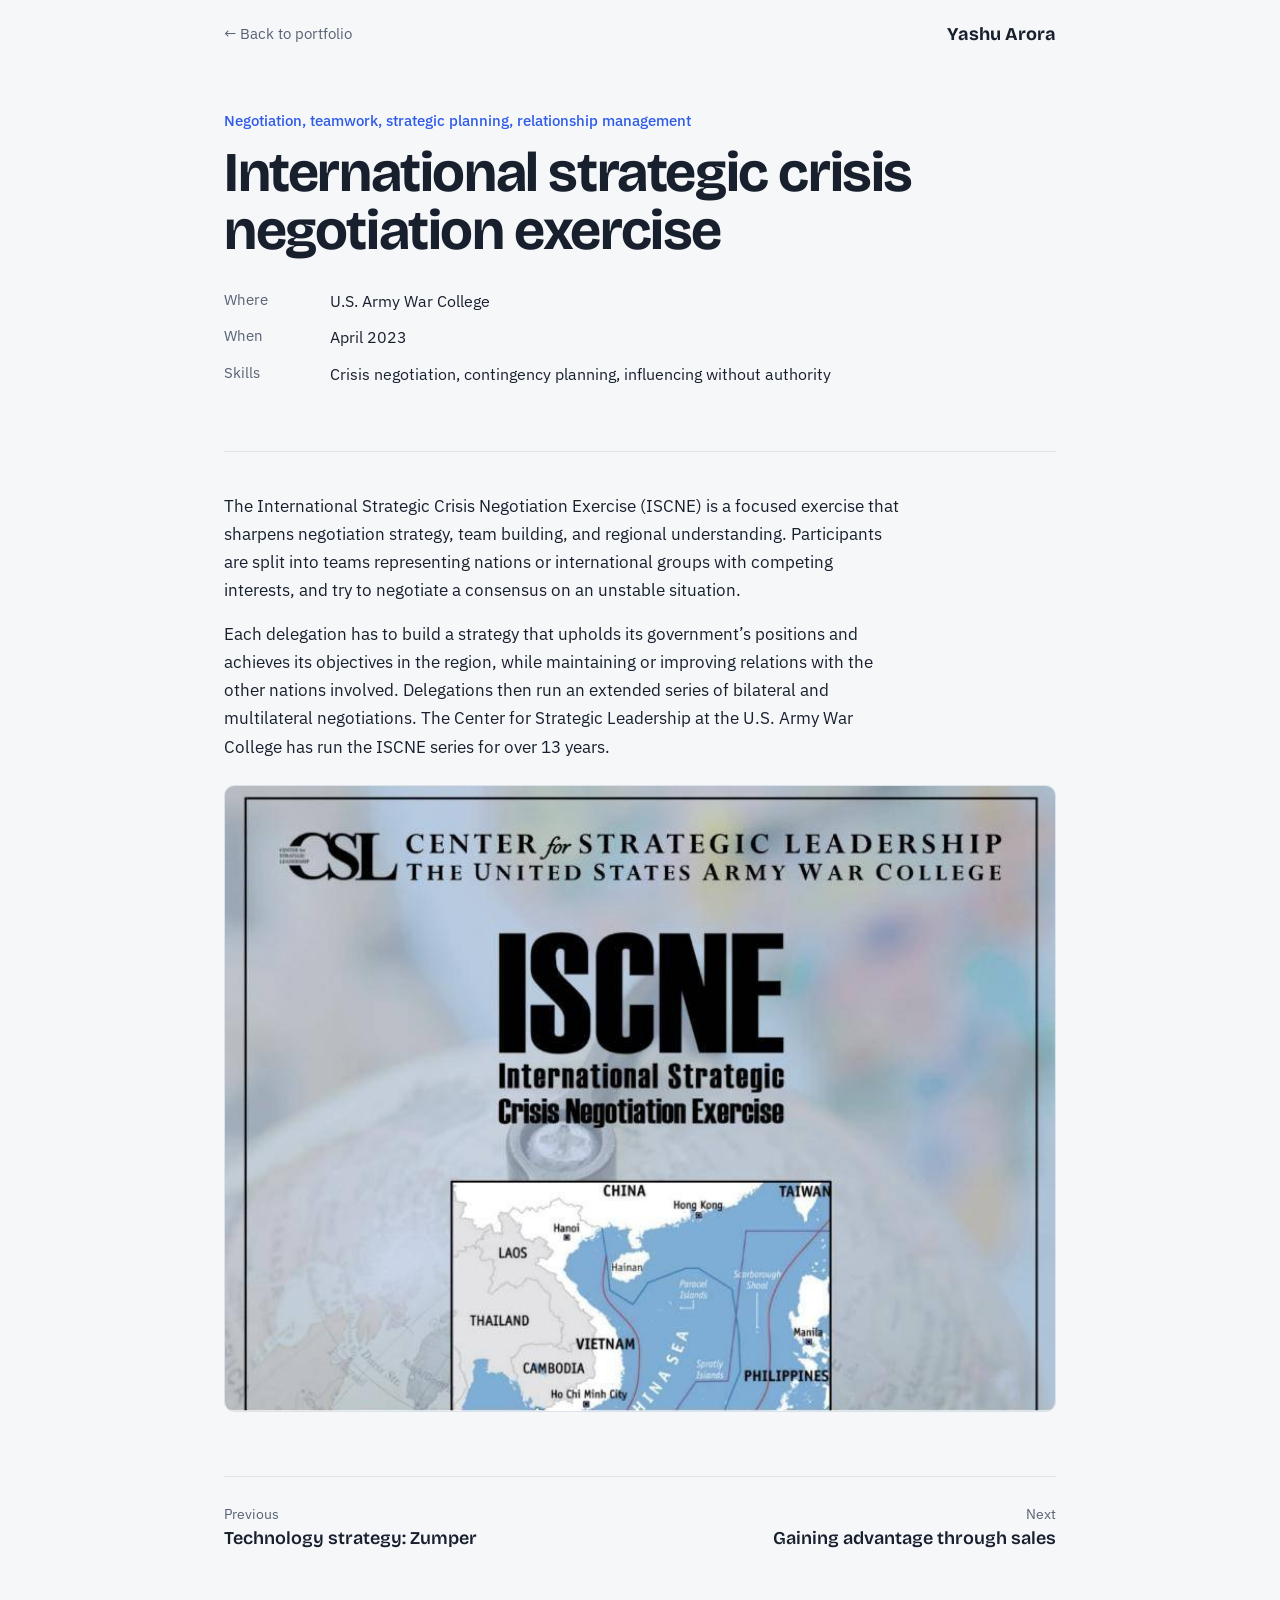
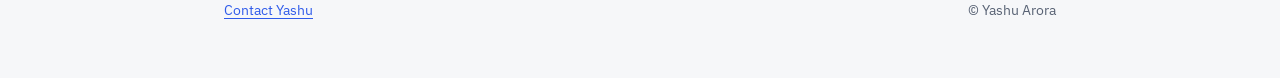
<file: projects/crisis-negotiation-exercise.html>
<!doctype html>
<html lang="en">
<head>
<meta charset="utf-8">
<meta name="viewport" content="width=device-width, initial-scale=1">
<title>International strategic crisis negotiation exercise · Yashu Arora</title>
<meta name="description" content="International strategic crisis negotiation exercise: Negotiation, teamwork, strategic planning, relationship management">
<link rel="icon" href="data:image/svg+xml,%3Csvg xmlns='http://www.w3.org/2000/svg' viewBox='0 0 64 64'%3E%3Crect width='64' height='64' rx='14' fill='%232F5BEA'/%3E%3Ctext x='32' y='42' font-family='Arial' font-weight='700' font-size='28' fill='white' text-anchor='middle'%3EYA%3C/text%3E%3C/svg%3E">
<link rel="preconnect" href="https://fonts.googleapis.com">
<link rel="preconnect" href="https://fonts.gstatic.com" crossorigin>
<link href="https://fonts.googleapis.com/css2?family=Bricolage+Grotesque:opsz,wght@12..96,500;12..96,700&family=IBM+Plex+Sans:ital,wght@0,400;0,500;0,600;1,400&display=swap" rel="stylesheet">
<link rel="stylesheet" href="../assets/subpage.css">
<script>try{var t=localStorage.getItem('theme');if(t)document.documentElement.setAttribute('data-theme',t)}catch(e){}</script>
</head>
<body>
<div class="wrap">
<header class="top">
  <a class="back" href="../index.html#projects">Back to portfolio</a>
  <a class="mark" href="../index.html">Yashu Arora</a>
</header>
<main>

<article>
<header class="intro">
<p class="cat">Negotiation, teamwork, strategic planning, relationship management</p>
<h1>International strategic crisis negotiation exercise</h1>
<dl class="meta"><div><dt>Where</dt><dd>U.S. Army War College</dd></div><div><dt>When</dt><dd>April 2023</dd></div><div><dt>Skills</dt><dd>Crisis negotiation, contingency planning, influencing without authority</dd></div></dl>
</header>
<div class="body">
<p>The International Strategic Crisis Negotiation Exercise (ISCNE) is a focused exercise that sharpens negotiation strategy, team building, and regional understanding. Participants are split into teams representing nations or international groups with competing interests, and try to negotiate a consensus on an unstable situation.</p>
<p>Each delegation has to build a strategy that upholds its government’s positions and achieves its objectives in the region, while maintaining or improving relations with the other nations involved. Delegations then run an extended series of bilateral and multilateral negotiations. The Center for Strategic Leadership at the U.S. Army War College has run the ISCNE series for over 13 years.</p>
<figure><img src="../assets/projects/negotiation-1.jpg" alt="ISCNE exercise cover from the Center for Strategic Leadership" loading="lazy"></figure>
</div></article>
<nav class="pager" aria-label="More projects">
<a class="prev" href="zumper.html"><span>Previous</span>Technology strategy: Zumper</a>
<a class="next" href="gaining-advantage-through-sales.html"><span>Next</span>Gaining advantage through sales</a>
</nav>
</main>
<footer class="foot"><a href="../index.html#contact">Contact Yashu</a><span>© Yashu Arora</span></footer>
</div>
</body>
</html>
</file>
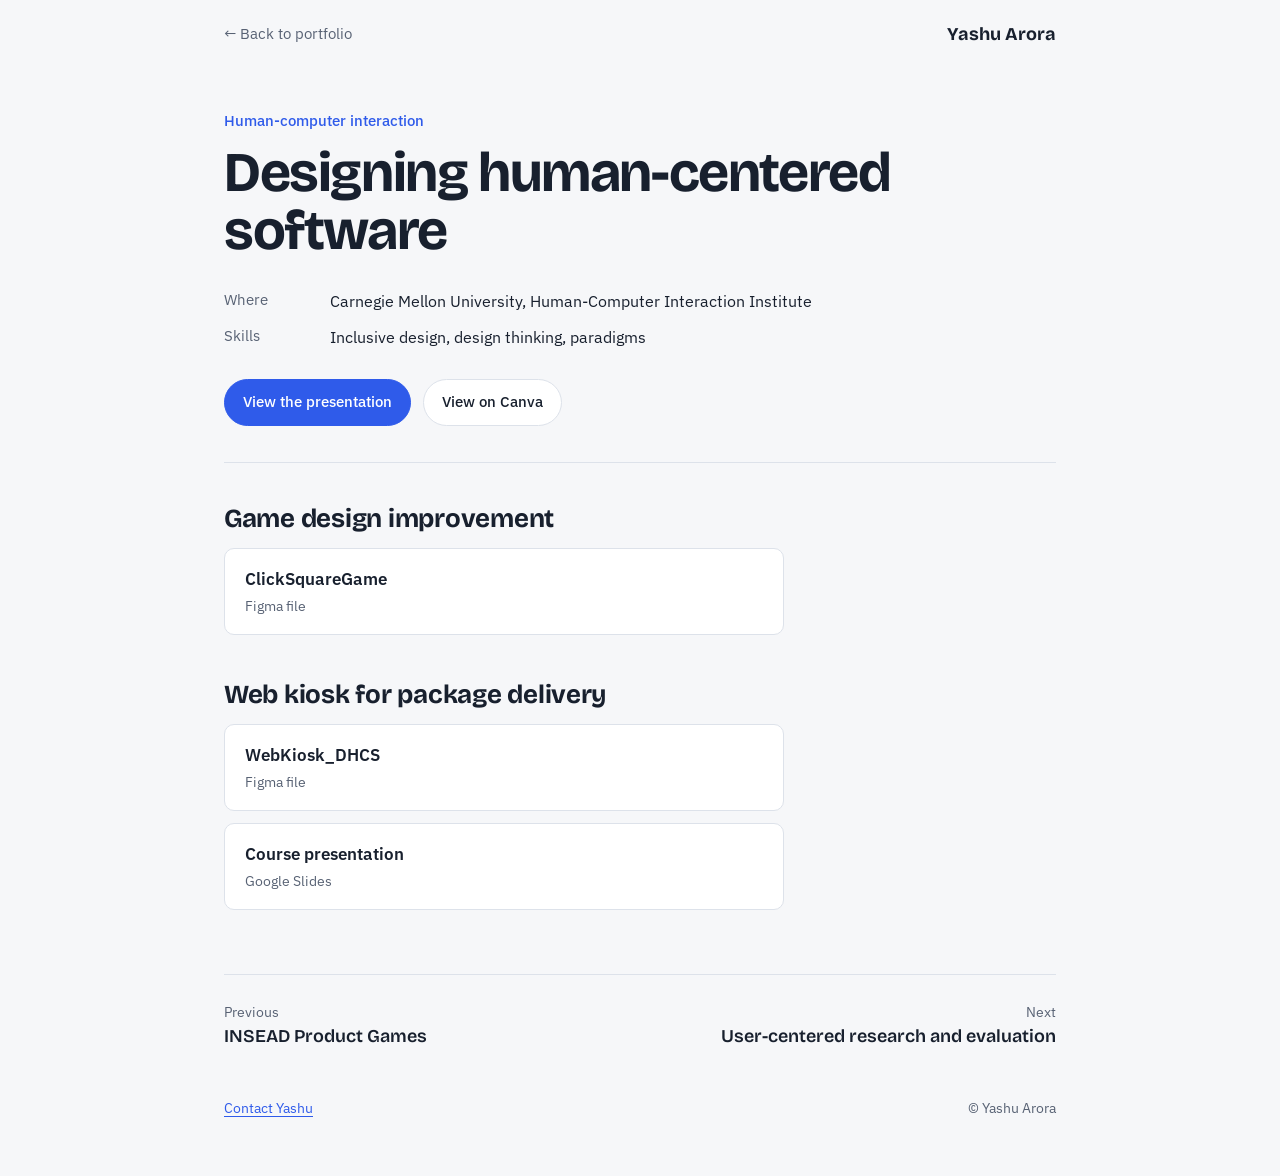
<file: projects/designing-human-centered-software.html>
<!doctype html>
<html lang="en">
<head>
<meta charset="utf-8">
<meta name="viewport" content="width=device-width, initial-scale=1">
<title>Designing human-centered software · Yashu Arora</title>
<meta name="description" content="Designing human-centered software: Human-computer interaction">
<link rel="icon" href="data:image/svg+xml,%3Csvg xmlns='http://www.w3.org/2000/svg' viewBox='0 0 64 64'%3E%3Crect width='64' height='64' rx='14' fill='%232F5BEA'/%3E%3Ctext x='32' y='42' font-family='Arial' font-weight='700' font-size='28' fill='white' text-anchor='middle'%3EYA%3C/text%3E%3C/svg%3E">
<link rel="preconnect" href="https://fonts.googleapis.com">
<link rel="preconnect" href="https://fonts.gstatic.com" crossorigin>
<link href="https://fonts.googleapis.com/css2?family=Bricolage+Grotesque:opsz,wght@12..96,500;12..96,700&family=IBM+Plex+Sans:ital,wght@0,400;0,500;0,600;1,400&display=swap" rel="stylesheet">
<link rel="stylesheet" href="../assets/subpage.css">
<script>try{var t=localStorage.getItem('theme');if(t)document.documentElement.setAttribute('data-theme',t)}catch(e){}</script>
</head>
<body>
<div class="wrap">
<header class="top">
  <a class="back" href="../index.html#projects">Back to portfolio</a>
  <a class="mark" href="../index.html">Yashu Arora</a>
</header>
<main>

<article>
<header class="intro">
<p class="cat">Human-computer interaction</p>
<h1>Designing human-centered software</h1>
<dl class="meta"><div><dt>Where</dt><dd>Carnegie Mellon University, Human-Computer Interaction Institute</dd></div><div><dt>Skills</dt><dd>Inclusive design, design thinking, paradigms</dd></div></dl>
<div class="links"><a class="btn primary" href="https://docs.google.com/presentation/d/1HhLs0nQfbLv3FQhy-2pJL18TQUo4HUSj/edit#slide=id.p15" target="_blank" rel="noopener">View the presentation</a><a class="btn" href="https://www.canva.com/design/DAE7WsDcxBE/ADWncRAki3rdMwUdQ2oQ2w/view" target="_blank" rel="noopener">View on Canva</a></div>
</header>
<div class="body">
<h2>Game design improvement</h2>
<a class="card" href="https://www.figma.com/file/BrGFcFpihbYGHD4SU2IKHi/ClickSquareGame" target="_blank" rel="noopener"><span class="card-title">ClickSquareGame</span><span class="card-src">Figma file</span></a>
<h2>Web kiosk for package delivery</h2>
<a class="card" href="https://www.figma.com/file/xYWAFAzTX3eQn1BLzGGqYF/WebKiosk_DHCS?node-id=0-1" target="_blank" rel="noopener"><span class="card-title">WebKiosk_DHCS</span><span class="card-src">Figma file</span></a>
<a class="card" href="https://docs.google.com/presentation/d/1S0EoMLL7_dN5XY9FXY_W2pCsO8I4uZbfrIabukIEEN8/edit#slide=id.g18bbfd9c1ec_0_465" target="_blank" rel="noopener"><span class="card-title">Course presentation</span><span class="card-src">Google Slides</span></a>
</div></article>
<nav class="pager" aria-label="More projects">
<a class="prev" href="insead-product-games.html"><span>Previous</span>INSEAD Product Games</a>
<a class="next" href="user-centered-research.html"><span>Next</span>User-centered research and evaluation</a>
</nav>
</main>
<footer class="foot"><a href="../index.html#contact">Contact Yashu</a><span>© Yashu Arora</span></footer>
</div>
</body>
</html>
</file>
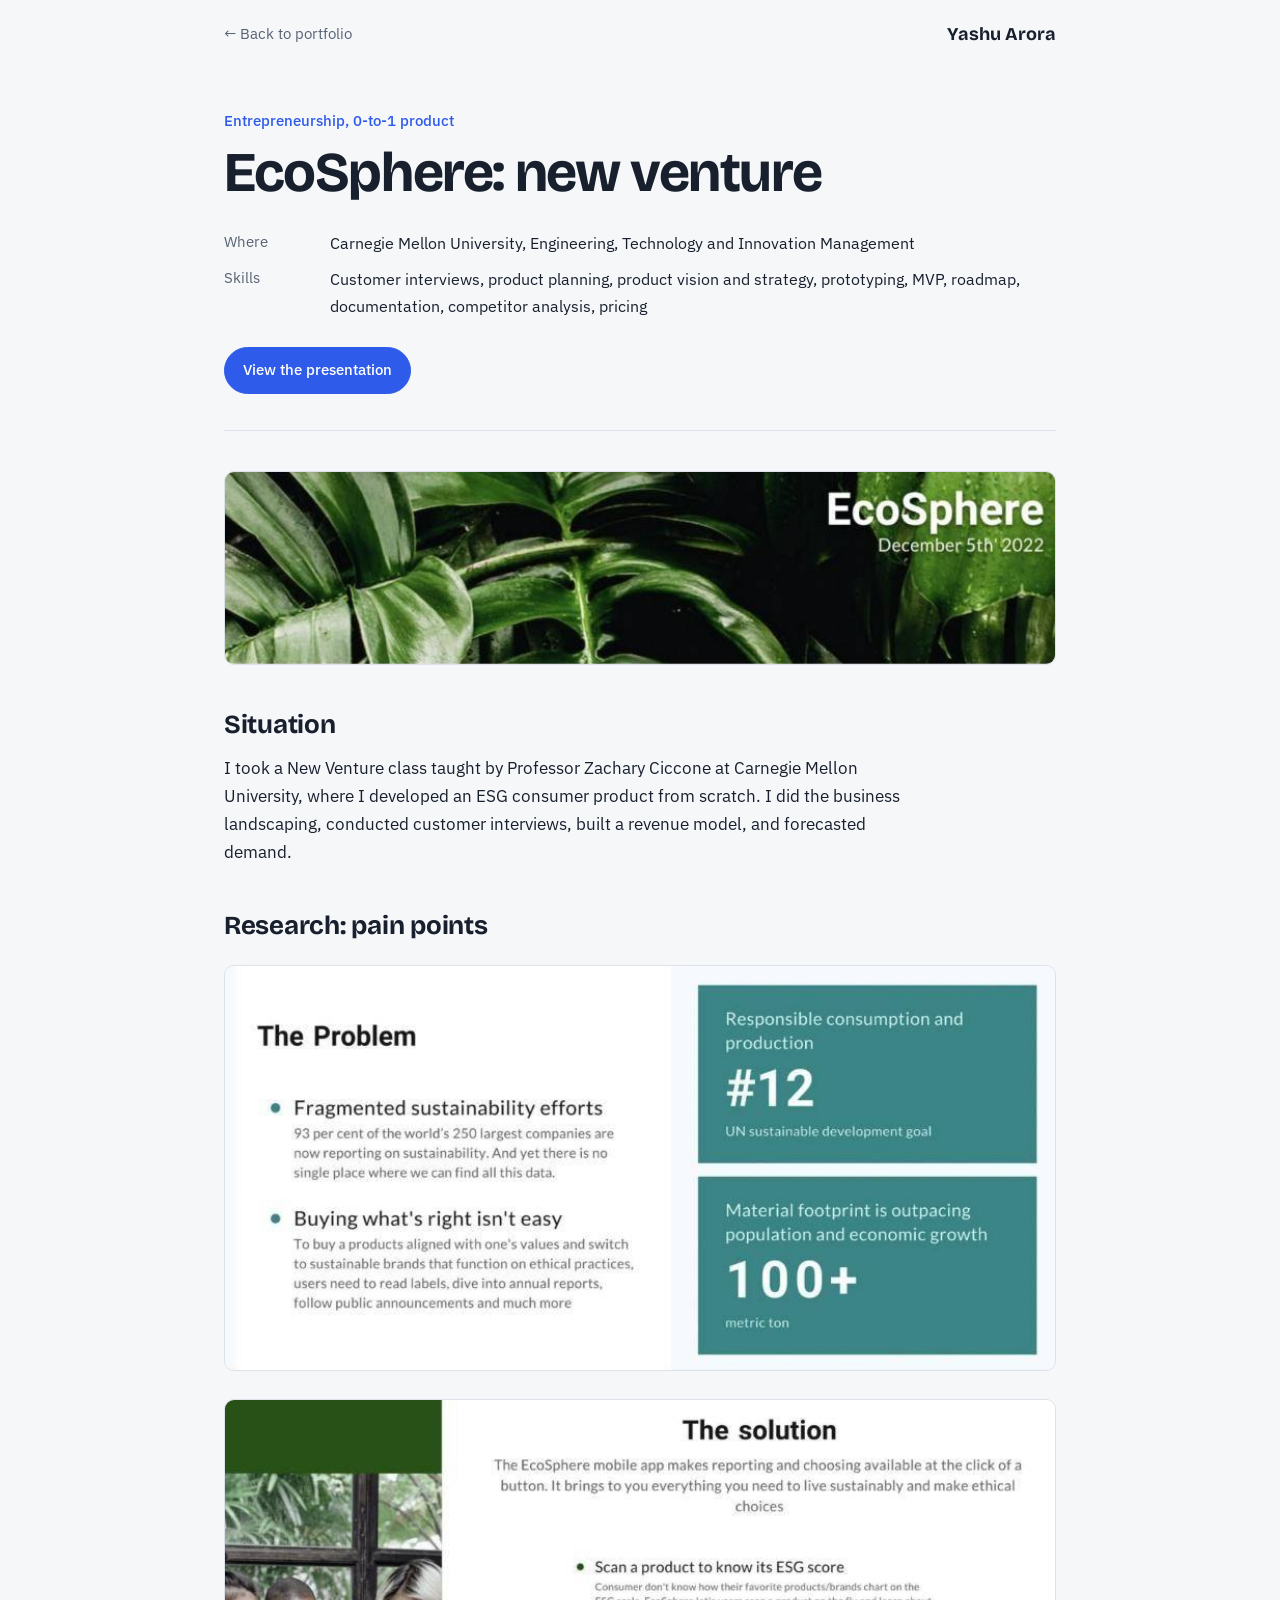
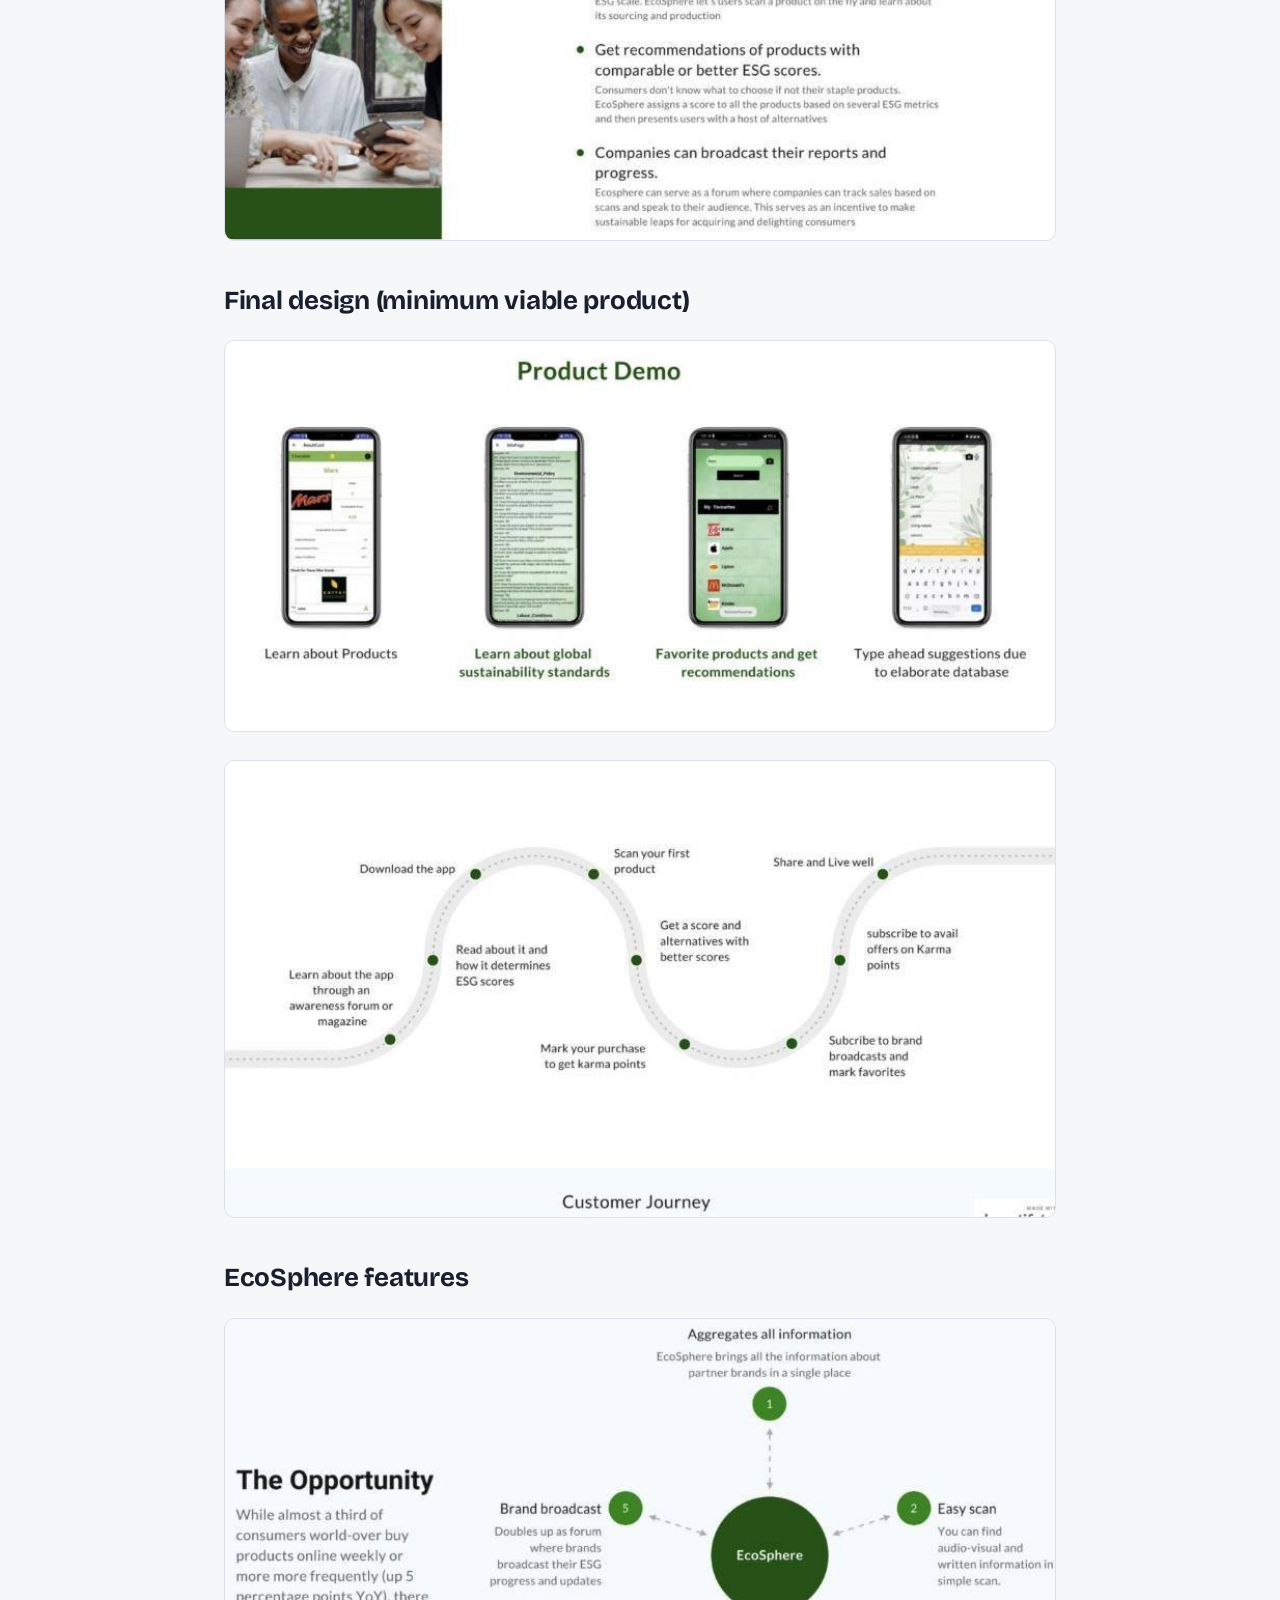
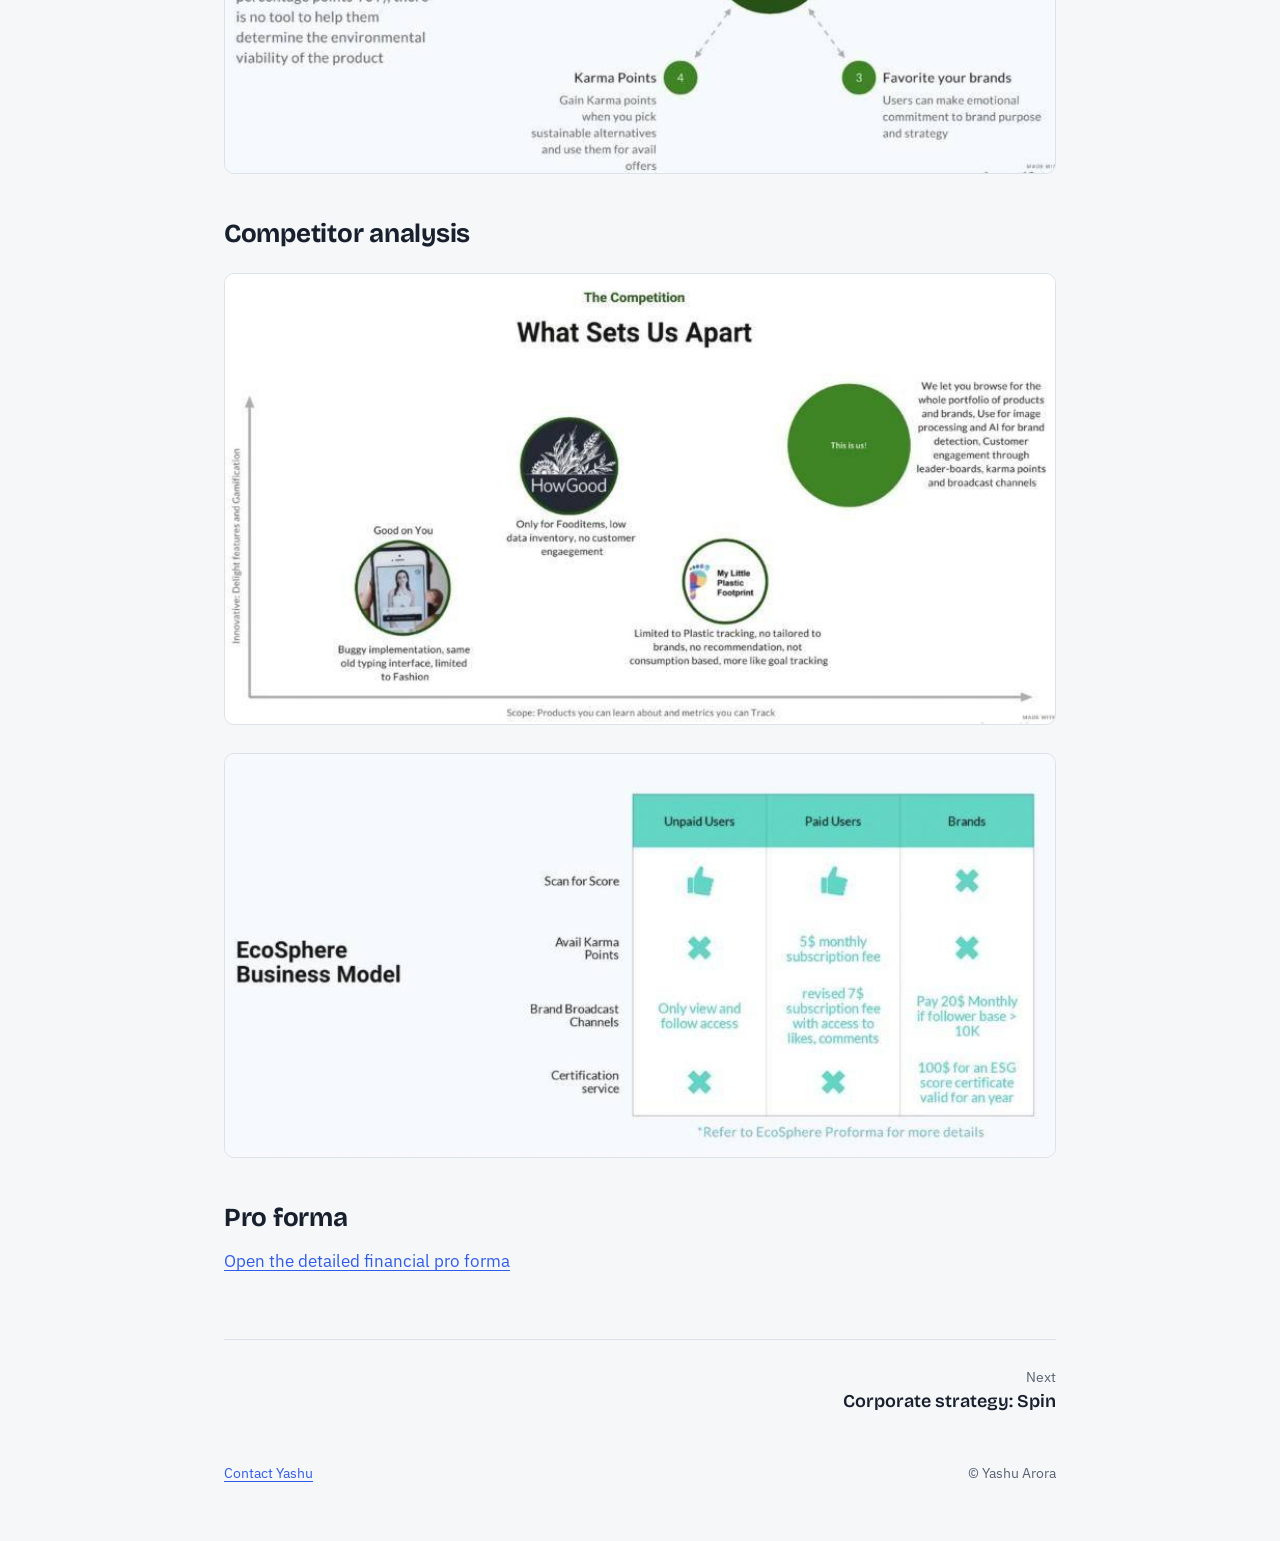
<file: projects/ecosphere.html>
<!doctype html>
<html lang="en">
<head>
<meta charset="utf-8">
<meta name="viewport" content="width=device-width, initial-scale=1">
<title>EcoSphere: new venture · Yashu Arora</title>
<meta name="description" content="EcoSphere: new venture: Entrepreneurship, 0-to-1 product">
<link rel="icon" href="data:image/svg+xml,%3Csvg xmlns='http://www.w3.org/2000/svg' viewBox='0 0 64 64'%3E%3Crect width='64' height='64' rx='14' fill='%232F5BEA'/%3E%3Ctext x='32' y='42' font-family='Arial' font-weight='700' font-size='28' fill='white' text-anchor='middle'%3EYA%3C/text%3E%3C/svg%3E">
<link rel="preconnect" href="https://fonts.googleapis.com">
<link rel="preconnect" href="https://fonts.gstatic.com" crossorigin>
<link href="https://fonts.googleapis.com/css2?family=Bricolage+Grotesque:opsz,wght@12..96,500;12..96,700&family=IBM+Plex+Sans:ital,wght@0,400;0,500;0,600;1,400&display=swap" rel="stylesheet">
<link rel="stylesheet" href="../assets/subpage.css">
<script>try{var t=localStorage.getItem('theme');if(t)document.documentElement.setAttribute('data-theme',t)}catch(e){}</script>
</head>
<body>
<div class="wrap">
<header class="top">
  <a class="back" href="../index.html#projects">Back to portfolio</a>
  <a class="mark" href="../index.html">Yashu Arora</a>
</header>
<main>

<article>
<header class="intro">
<p class="cat">Entrepreneurship, 0-to-1 product</p>
<h1>EcoSphere: new venture</h1>
<dl class="meta"><div><dt>Where</dt><dd>Carnegie Mellon University, Engineering, Technology and Innovation Management</dd></div><div><dt>Skills</dt><dd>Customer interviews, product planning, product vision and strategy, prototyping, MVP, roadmap, documentation, competitor analysis, pricing</dd></div></dl>
<div class="links"><a class="btn primary" href="https://docs.google.com/presentation/d/1mfIVazAi7aLZ3HTQr63hzX_LyK6vNGRb/edit#slide=id.p1" target="_blank" rel="noopener">View the presentation</a></div>
</header>
<div class="body">
<figure><img src="../assets/projects/ecosphere-1.jpg" alt="EcoSphere title banner" loading="lazy"></figure>
<h2>Situation</h2>
<p>I took a New Venture class taught by Professor Zachary Ciccone at Carnegie Mellon University, where I developed an ESG consumer product from scratch. I did the business landscaping, conducted customer interviews, built a revenue model, and forecasted demand.</p>
<h2>Research: pain points</h2>
<figure><img src="../assets/projects/ecosphere-2.jpg" alt="The problem: fragmented sustainability efforts, and buying what is right is not easy" loading="lazy"></figure>
<figure><img src="../assets/projects/ecosphere-3.jpg" alt="The solution: the EcoSphere mobile app" loading="lazy"></figure>
<h2>Final design (minimum viable product)</h2>
<figure><img src="../assets/projects/ecosphere-4.jpg" alt="Product demo screens" loading="lazy"></figure>
<figure><img src="../assets/projects/ecosphere-5.jpg" alt="Customer journey" loading="lazy"></figure>
<h2>EcoSphere features</h2>
<figure><img src="../assets/projects/ecosphere-6.jpg" alt="The opportunity and EcoSphere feature map" loading="lazy"></figure>
<h2>Competitor analysis</h2>
<figure><img src="../assets/projects/ecosphere-7.jpg" alt="Competitive positioning: what sets EcoSphere apart" loading="lazy"></figure>
<figure><img src="../assets/projects/ecosphere-8.jpg" alt="EcoSphere business model" loading="lazy"></figure>
<h2>Pro forma</h2>
<p><a href="https://docs.google.com/spreadsheets/d/1JXIvU_lG-apwqrti86kM1jbQ2HnVXKMA/edit#gid=136630533" target="_blank" rel="noopener">Open the detailed financial pro forma</a></p>
</div></article>
<nav class="pager" aria-label="More projects">
<span></span>
<a class="next" href="spin.html"><span>Next</span>Corporate strategy: Spin</a>
</nav>
</main>
<footer class="foot"><a href="../index.html#contact">Contact Yashu</a><span>© Yashu Arora</span></footer>
</div>
</body>
</html>
</file>
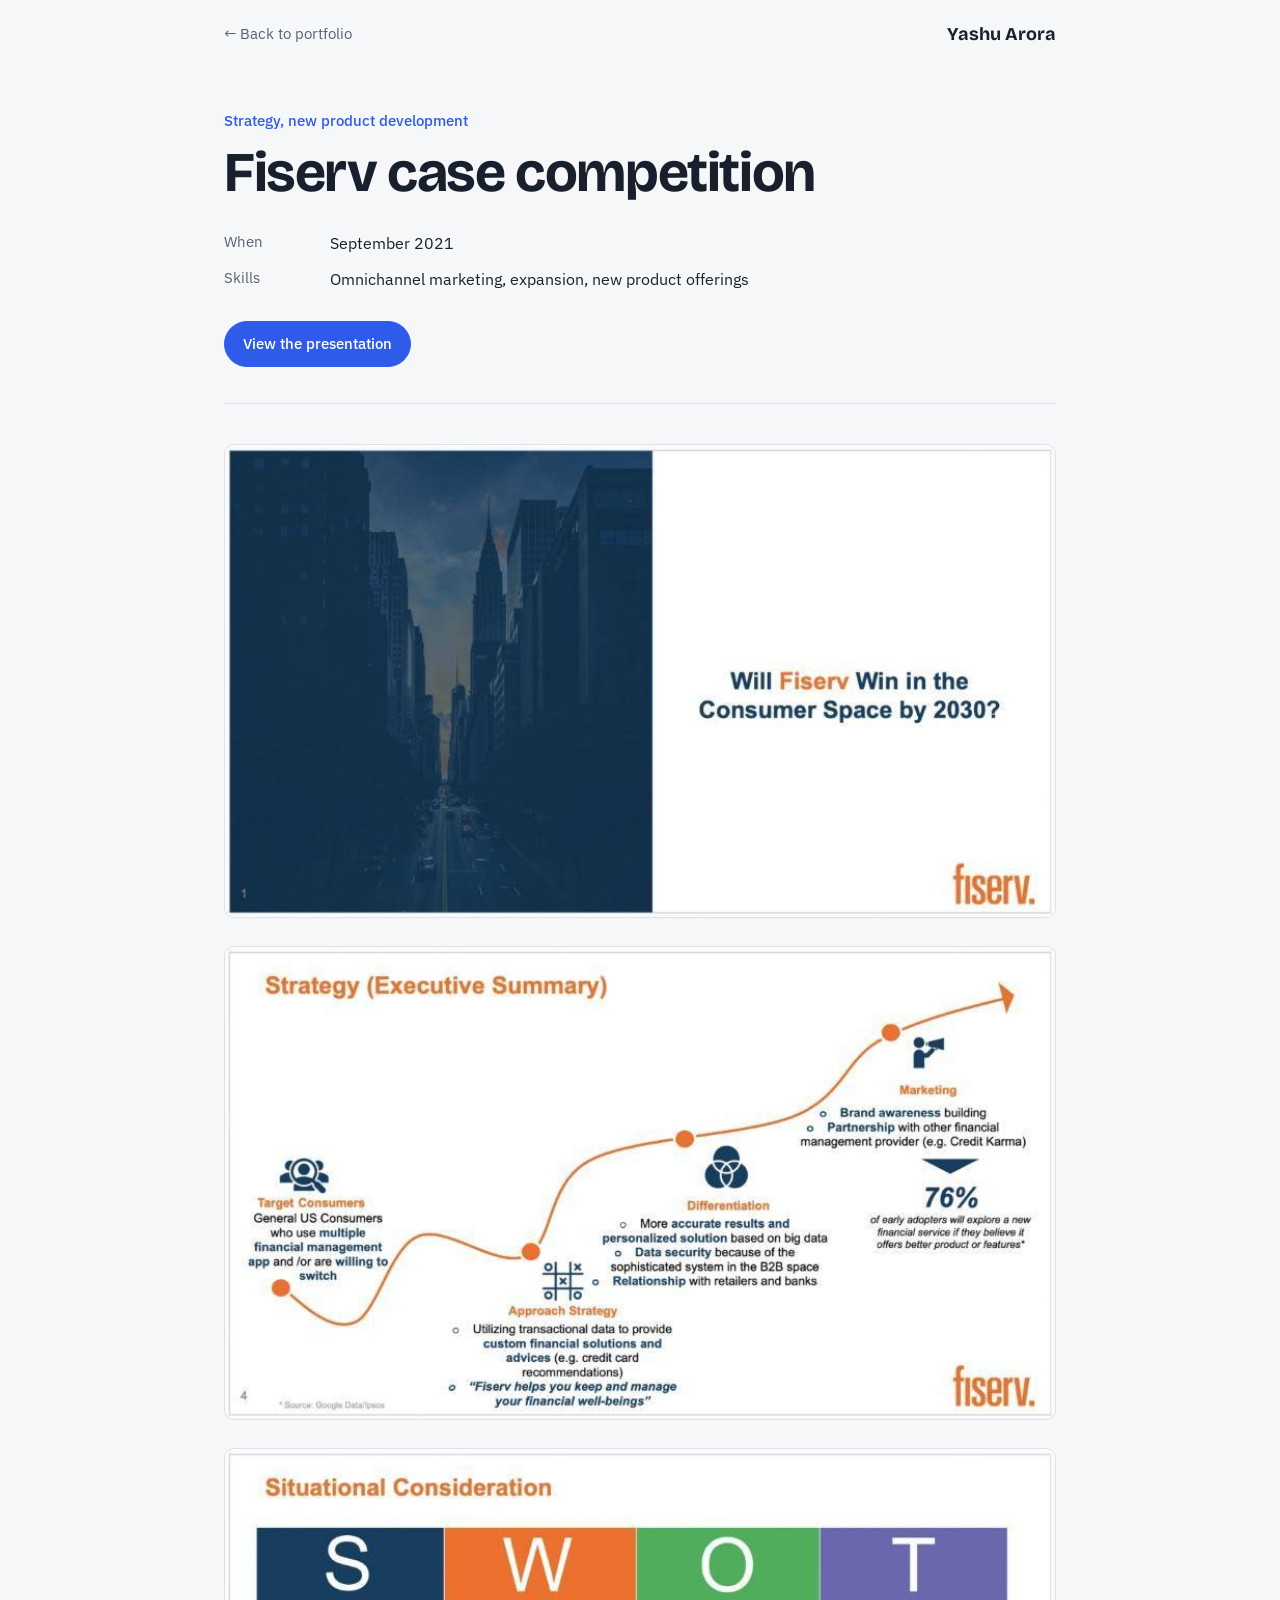
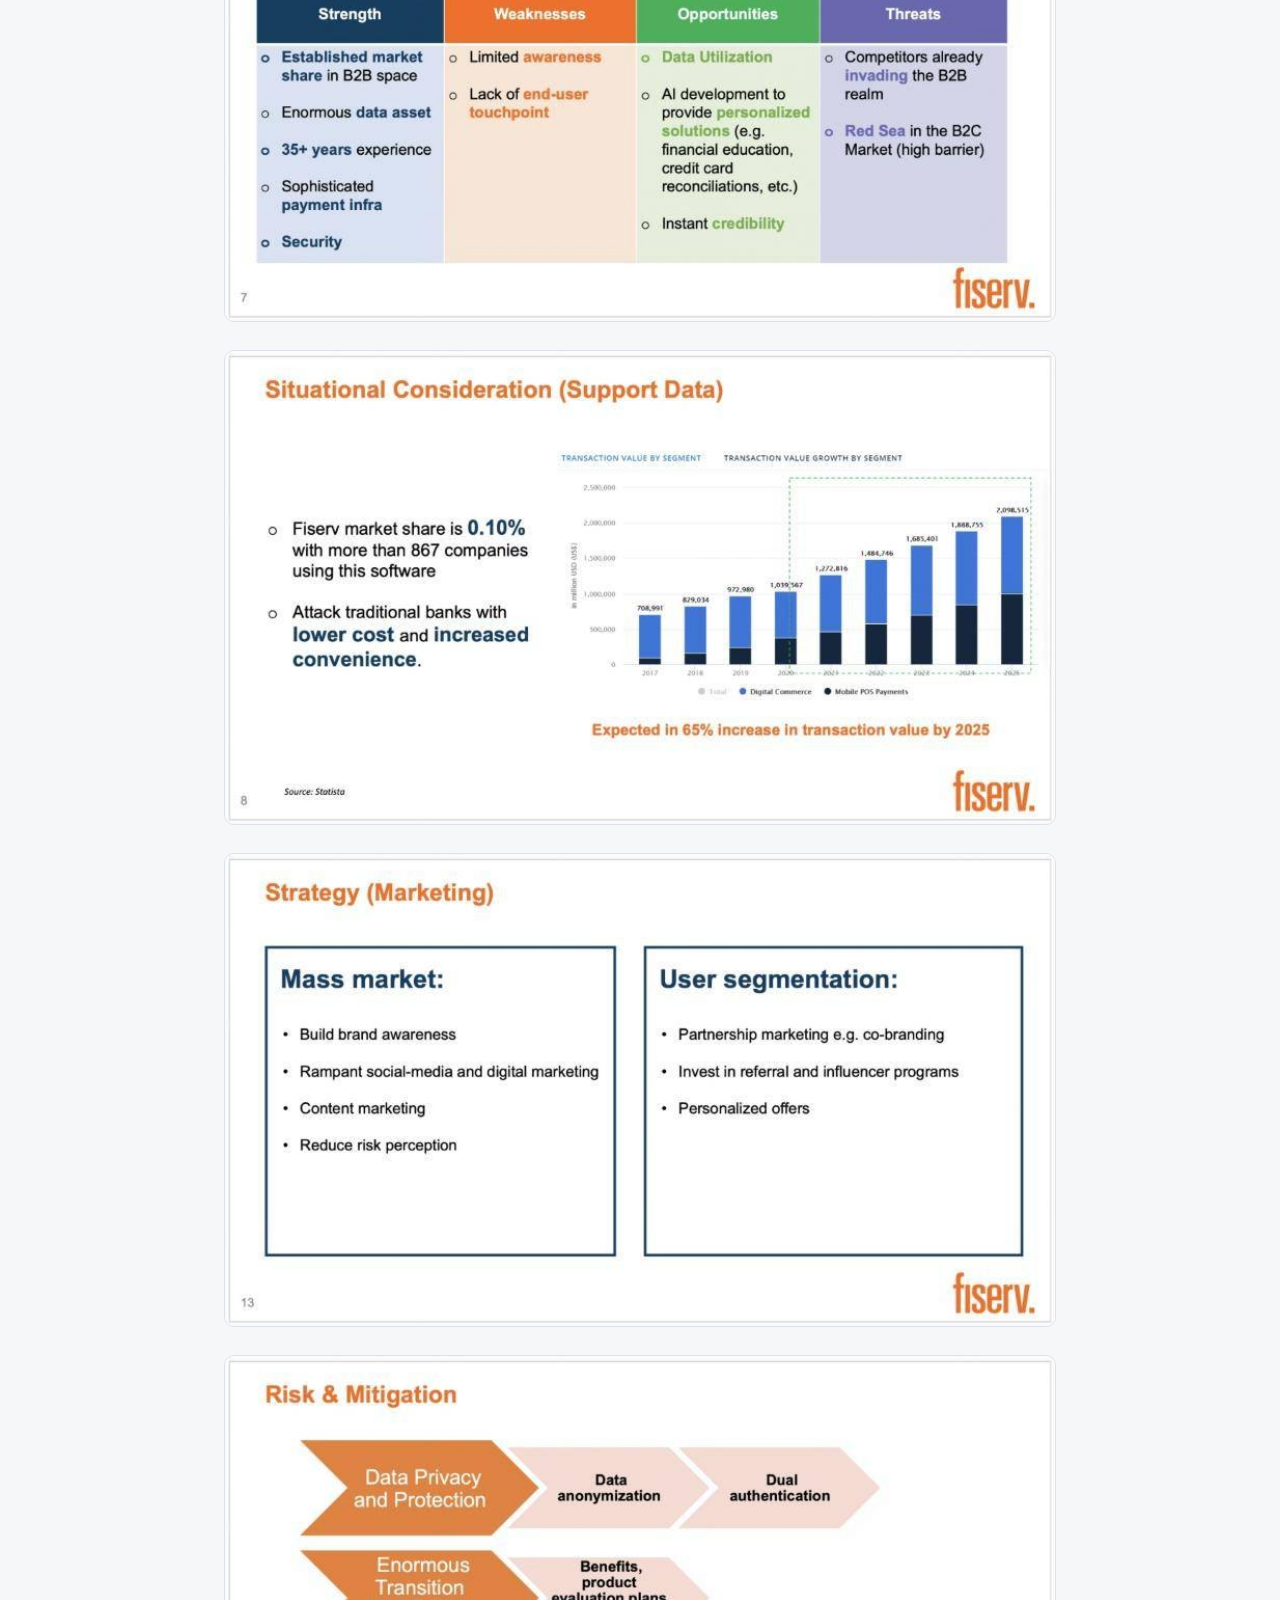
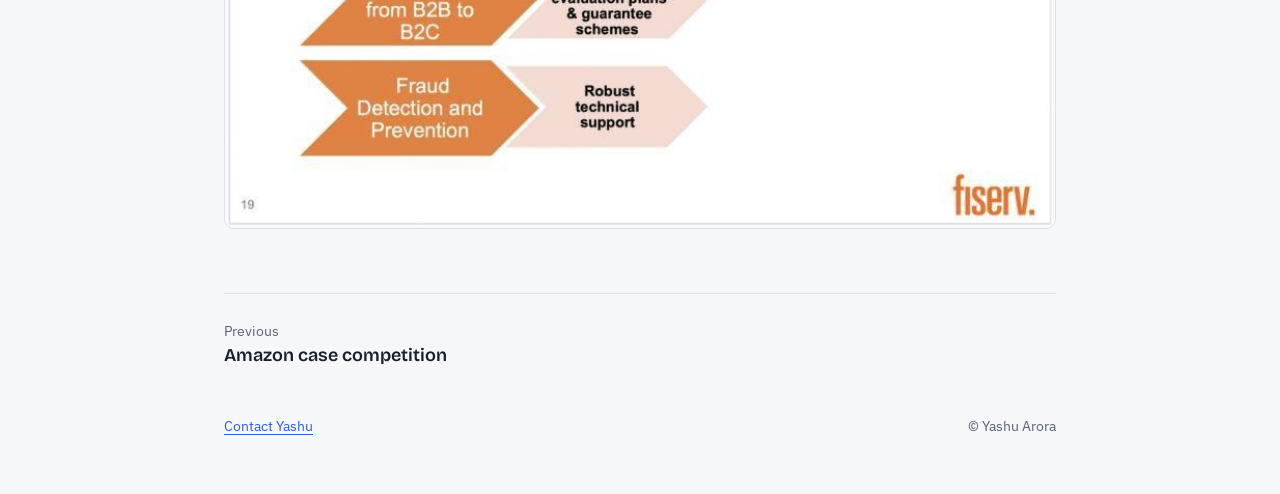
<file: projects/fiserv-case-competition.html>
<!doctype html>
<html lang="en">
<head>
<meta charset="utf-8">
<meta name="viewport" content="width=device-width, initial-scale=1">
<title>Fiserv case competition · Yashu Arora</title>
<meta name="description" content="Fiserv case competition: Strategy, new product development">
<link rel="icon" href="data:image/svg+xml,%3Csvg xmlns='http://www.w3.org/2000/svg' viewBox='0 0 64 64'%3E%3Crect width='64' height='64' rx='14' fill='%232F5BEA'/%3E%3Ctext x='32' y='42' font-family='Arial' font-weight='700' font-size='28' fill='white' text-anchor='middle'%3EYA%3C/text%3E%3C/svg%3E">
<link rel="preconnect" href="https://fonts.googleapis.com">
<link rel="preconnect" href="https://fonts.gstatic.com" crossorigin>
<link href="https://fonts.googleapis.com/css2?family=Bricolage+Grotesque:opsz,wght@12..96,500;12..96,700&family=IBM+Plex+Sans:ital,wght@0,400;0,500;0,600;1,400&display=swap" rel="stylesheet">
<link rel="stylesheet" href="../assets/subpage.css">
<script>try{var t=localStorage.getItem('theme');if(t)document.documentElement.setAttribute('data-theme',t)}catch(e){}</script>
</head>
<body>
<div class="wrap">
<header class="top">
  <a class="back" href="../index.html#projects">Back to portfolio</a>
  <a class="mark" href="../index.html">Yashu Arora</a>
</header>
<main>

<article>
<header class="intro">
<p class="cat">Strategy, new product development</p>
<h1>Fiserv case competition</h1>
<dl class="meta"><div><dt>When</dt><dd>September 2021</dd></div><div><dt>Skills</dt><dd>Omnichannel marketing, expansion, new product offerings</dd></div></dl>
<div class="links"><a class="btn primary" href="https://docs.google.com/presentation/d/1RYxIlk4dVxJ5K68PAmHx4jRETFRuhvpQ/edit#slide=id.p1" target="_blank" rel="noopener">View the presentation</a></div>
</header>
<div class="body">
<figure><img src="../assets/projects/fiserv-1.jpg" alt="Will Fiserv win in the consumer space by 2030?" loading="lazy"></figure>
<figure><img src="../assets/projects/fiserv-2.jpg" alt="Strategy executive summary" loading="lazy"></figure>
<figure><img src="../assets/projects/fiserv-3.jpg" alt="SWOT analysis" loading="lazy"></figure>
<figure><img src="../assets/projects/fiserv-4.jpg" alt="Supporting market data" loading="lazy"></figure>
<figure><img src="../assets/projects/fiserv-5.jpg" alt="Marketing strategy" loading="lazy"></figure>
<figure><img src="../assets/projects/fiserv-6.jpg" alt="Risks and mitigations" loading="lazy"></figure>
</div></article>
<nav class="pager" aria-label="More projects">
<a class="prev" href="amazon-case-competition.html"><span>Previous</span>Amazon case competition</a>
<span></span>
</nav>
</main>
<footer class="foot"><a href="../index.html#contact">Contact Yashu</a><span>© Yashu Arora</span></footer>
</div>
</body>
</html>
</file>
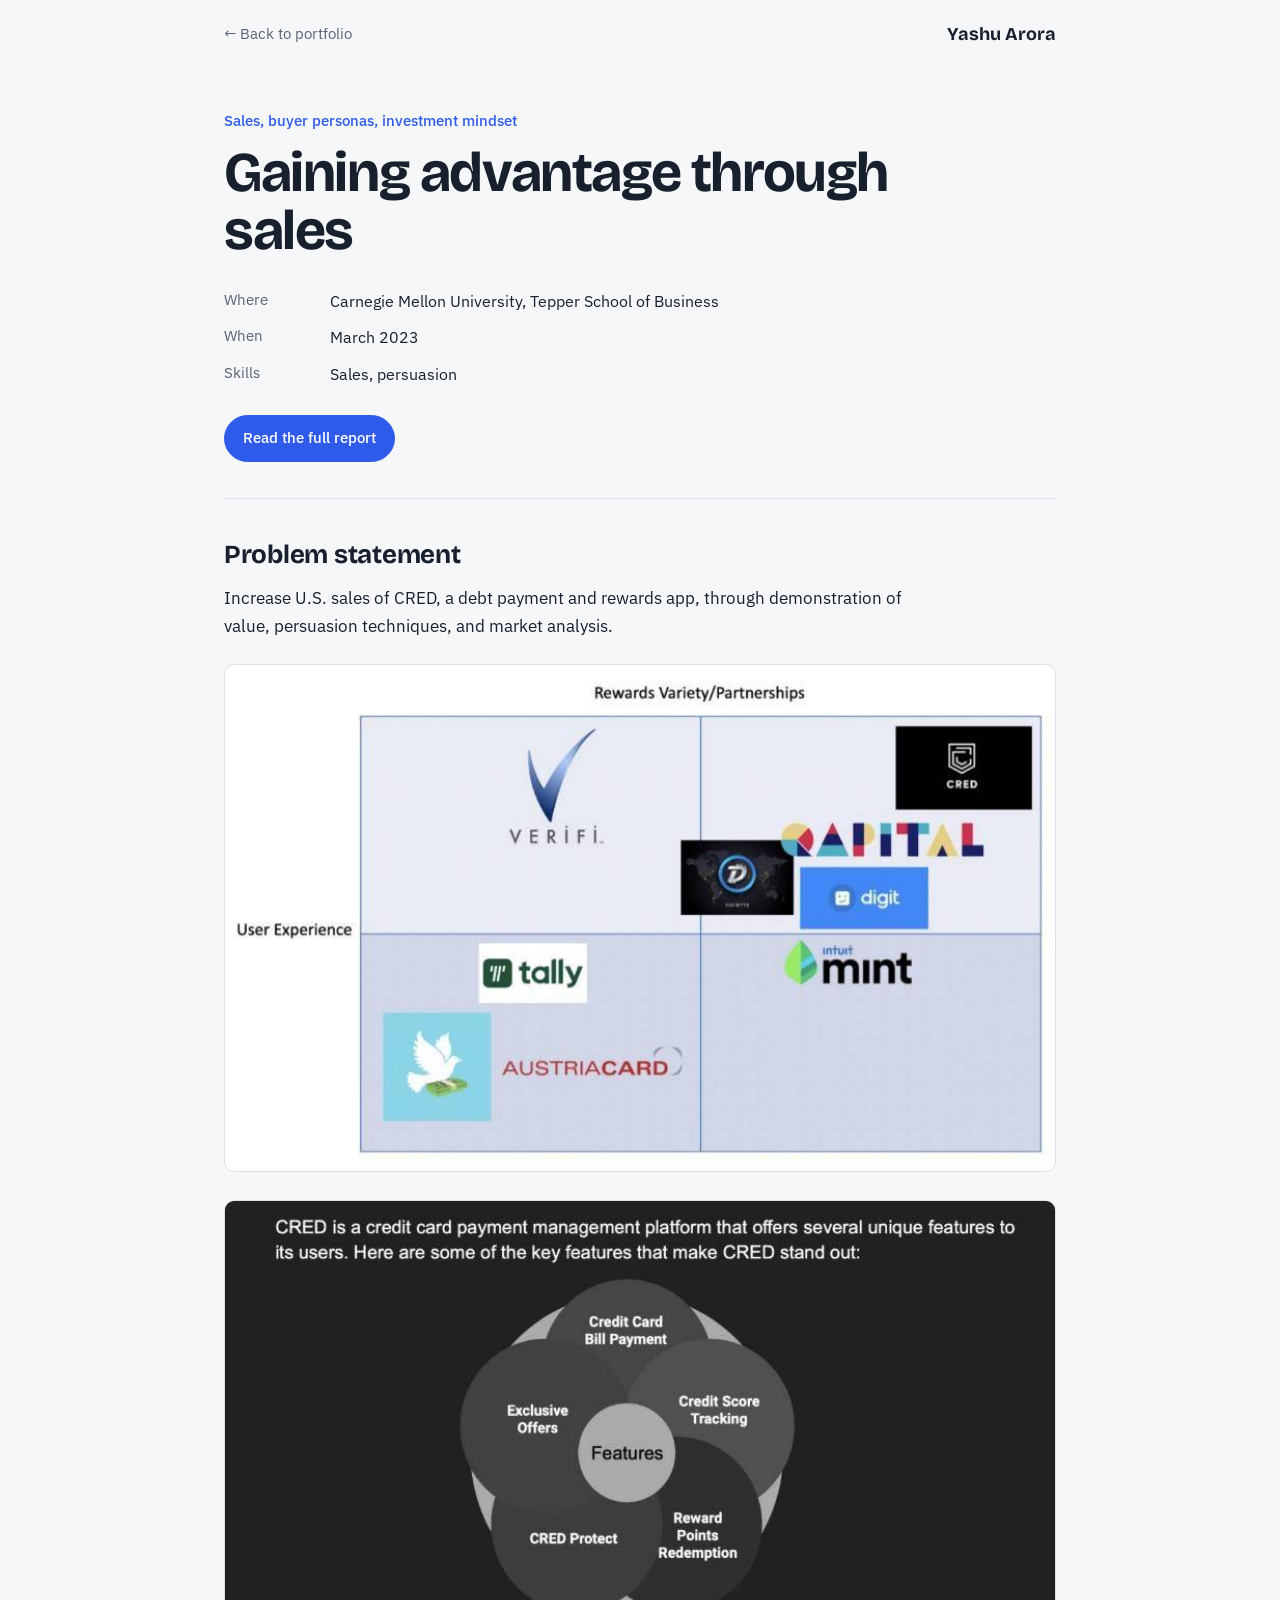
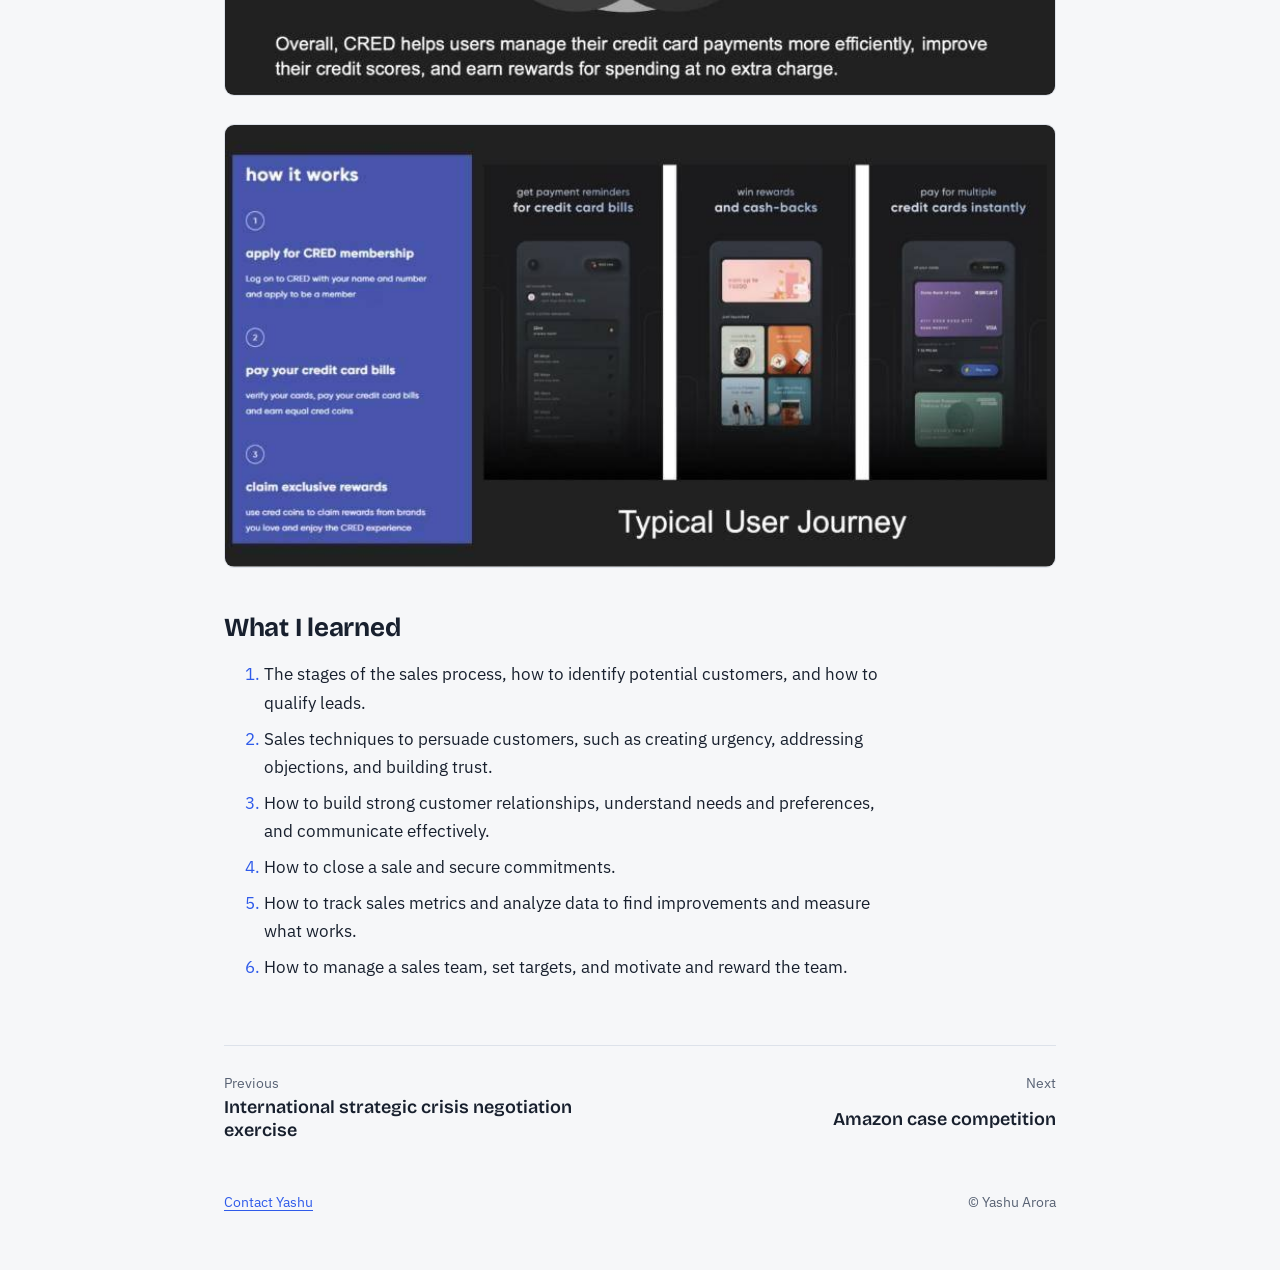
<file: projects/gaining-advantage-through-sales.html>
<!doctype html>
<html lang="en">
<head>
<meta charset="utf-8">
<meta name="viewport" content="width=device-width, initial-scale=1">
<title>Gaining advantage through sales · Yashu Arora</title>
<meta name="description" content="Gaining advantage through sales: Sales, buyer personas, investment mindset">
<link rel="icon" href="data:image/svg+xml,%3Csvg xmlns='http://www.w3.org/2000/svg' viewBox='0 0 64 64'%3E%3Crect width='64' height='64' rx='14' fill='%232F5BEA'/%3E%3Ctext x='32' y='42' font-family='Arial' font-weight='700' font-size='28' fill='white' text-anchor='middle'%3EYA%3C/text%3E%3C/svg%3E">
<link rel="preconnect" href="https://fonts.googleapis.com">
<link rel="preconnect" href="https://fonts.gstatic.com" crossorigin>
<link href="https://fonts.googleapis.com/css2?family=Bricolage+Grotesque:opsz,wght@12..96,500;12..96,700&family=IBM+Plex+Sans:ital,wght@0,400;0,500;0,600;1,400&display=swap" rel="stylesheet">
<link rel="stylesheet" href="../assets/subpage.css">
<script>try{var t=localStorage.getItem('theme');if(t)document.documentElement.setAttribute('data-theme',t)}catch(e){}</script>
</head>
<body>
<div class="wrap">
<header class="top">
  <a class="back" href="../index.html#projects">Back to portfolio</a>
  <a class="mark" href="../index.html">Yashu Arora</a>
</header>
<main>

<article>
<header class="intro">
<p class="cat">Sales, buyer personas, investment mindset</p>
<h1>Gaining advantage through sales</h1>
<dl class="meta"><div><dt>Where</dt><dd>Carnegie Mellon University, Tepper School of Business</dd></div><div><dt>When</dt><dd>March 2023</dd></div><div><dt>Skills</dt><dd>Sales, persuasion</dd></div></dl>
<div class="links"><a class="btn primary" href="https://docs.google.com/document/d/1-_ccEBmmWsa-jVOqLibF08NdIX8IrnMB0wEKOHMmqKc/edit" target="_blank" rel="noopener">Read the full report</a></div>
</header>
<div class="body">
<h2>Problem statement</h2>
<p>Increase U.S. sales of CRED, a debt payment and rewards app, through demonstration of value, persuasion techniques, and market analysis.</p>
<figure><img src="../assets/projects/sales-1.jpg" alt="Competitive landscape: rewards variety versus user experience" loading="lazy"></figure>
<figure><img src="../assets/projects/sales-2.jpg" alt="CRED key features" loading="lazy"></figure>
<figure><img src="../assets/projects/sales-3.jpg" alt="Typical CRED user journey" loading="lazy"></figure>
<h2>What I learned</h2>
<ol><li>The stages of the sales process, how to identify potential customers, and how to qualify leads.</li><li>Sales techniques to persuade customers, such as creating urgency, addressing objections, and building trust.</li><li>How to build strong customer relationships, understand needs and preferences, and communicate effectively.</li><li>How to close a sale and secure commitments.</li><li>How to track sales metrics and analyze data to find improvements and measure what works.</li><li>How to manage a sales team, set targets, and motivate and reward the team.</li></ol>
</div></article>
<nav class="pager" aria-label="More projects">
<a class="prev" href="crisis-negotiation-exercise.html"><span>Previous</span>International strategic crisis negotiation exercise</a>
<a class="next" href="amazon-case-competition.html"><span>Next</span>Amazon case competition</a>
</nav>
</main>
<footer class="foot"><a href="../index.html#contact">Contact Yashu</a><span>© Yashu Arora</span></footer>
</div>
</body>
</html>
</file>
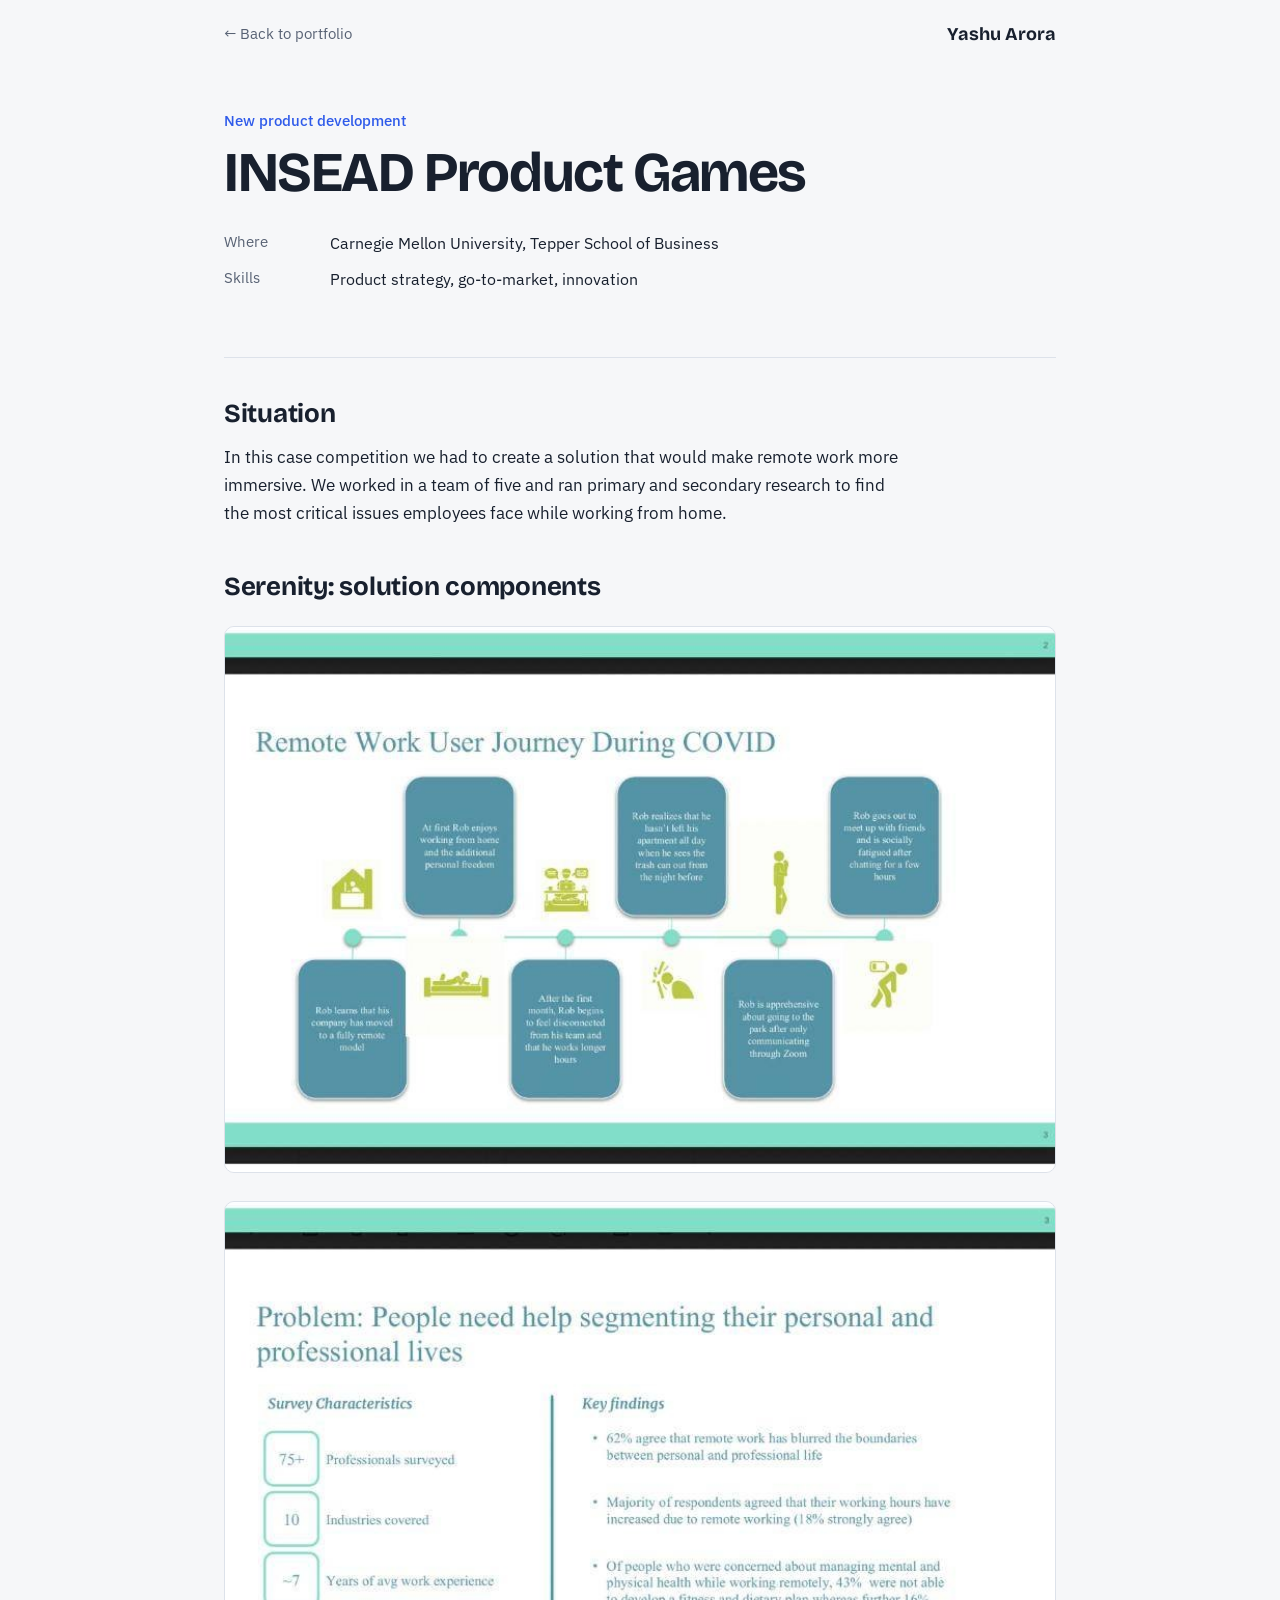
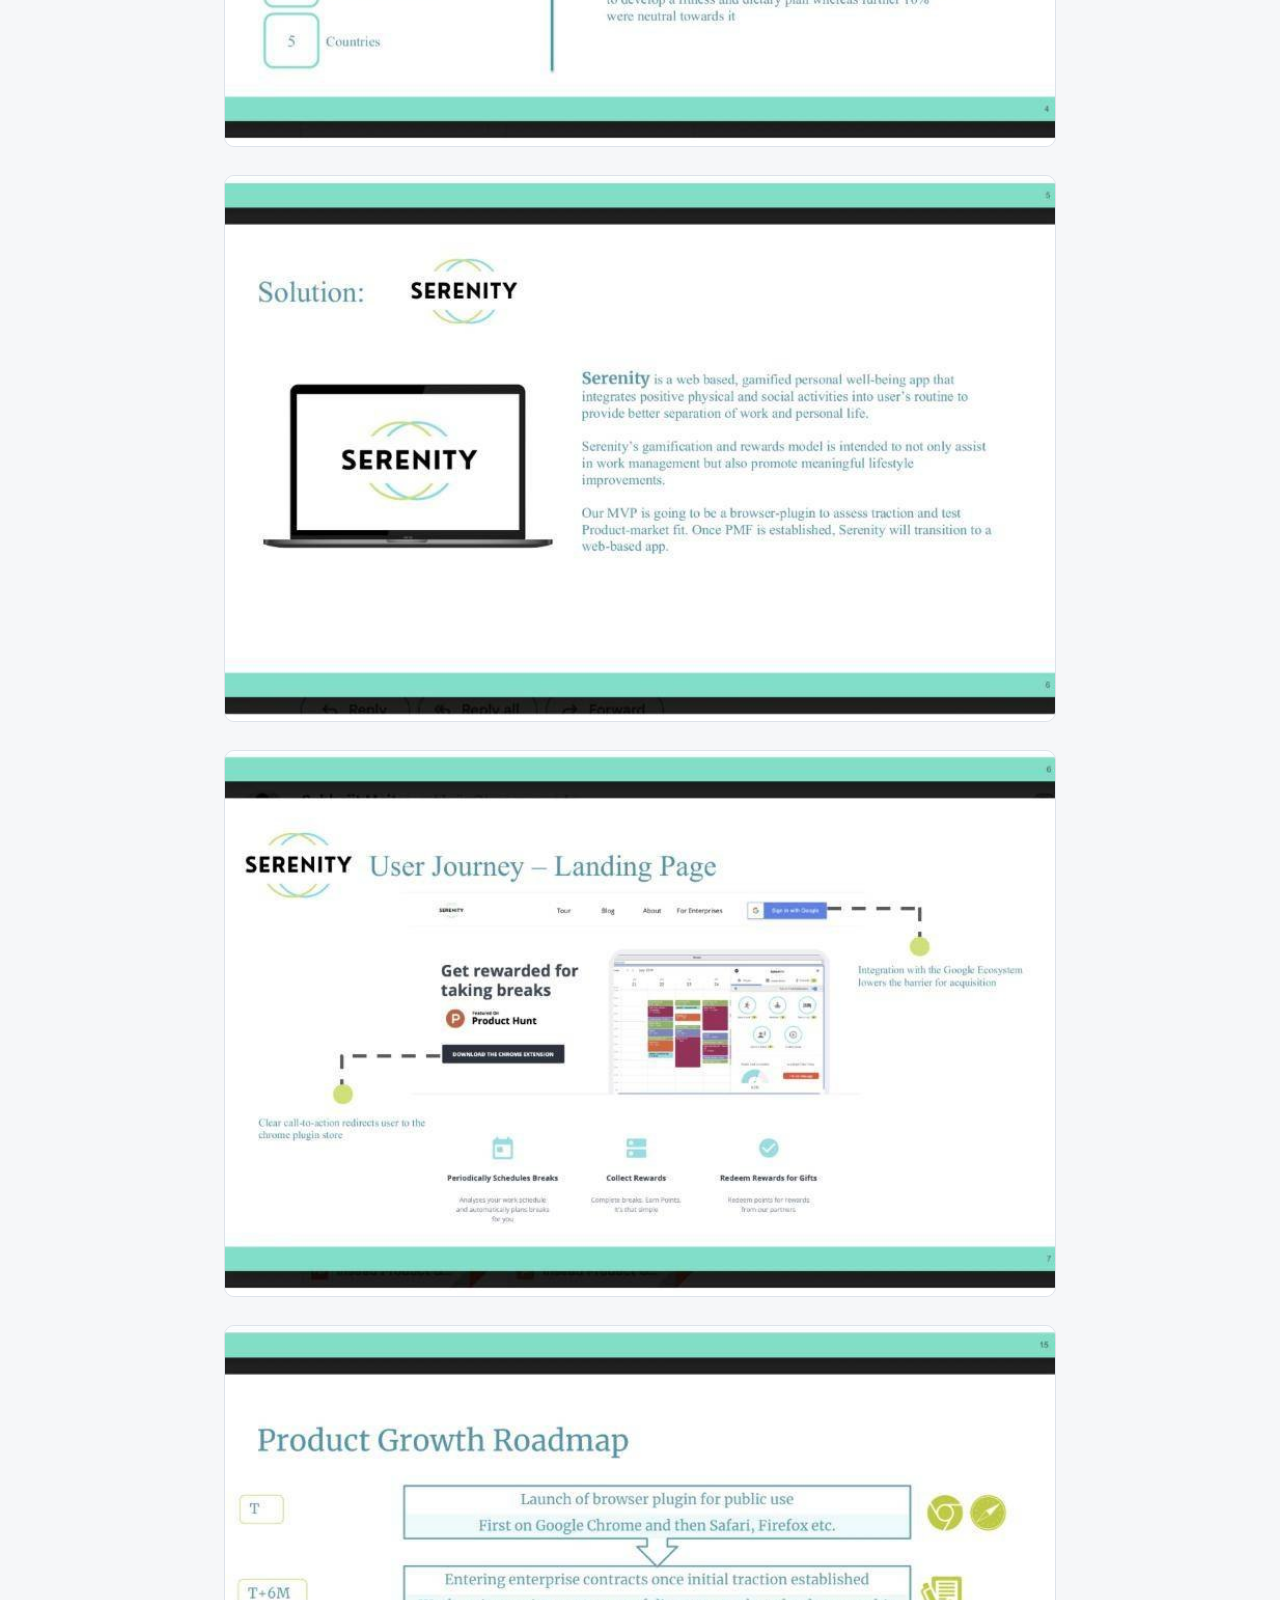
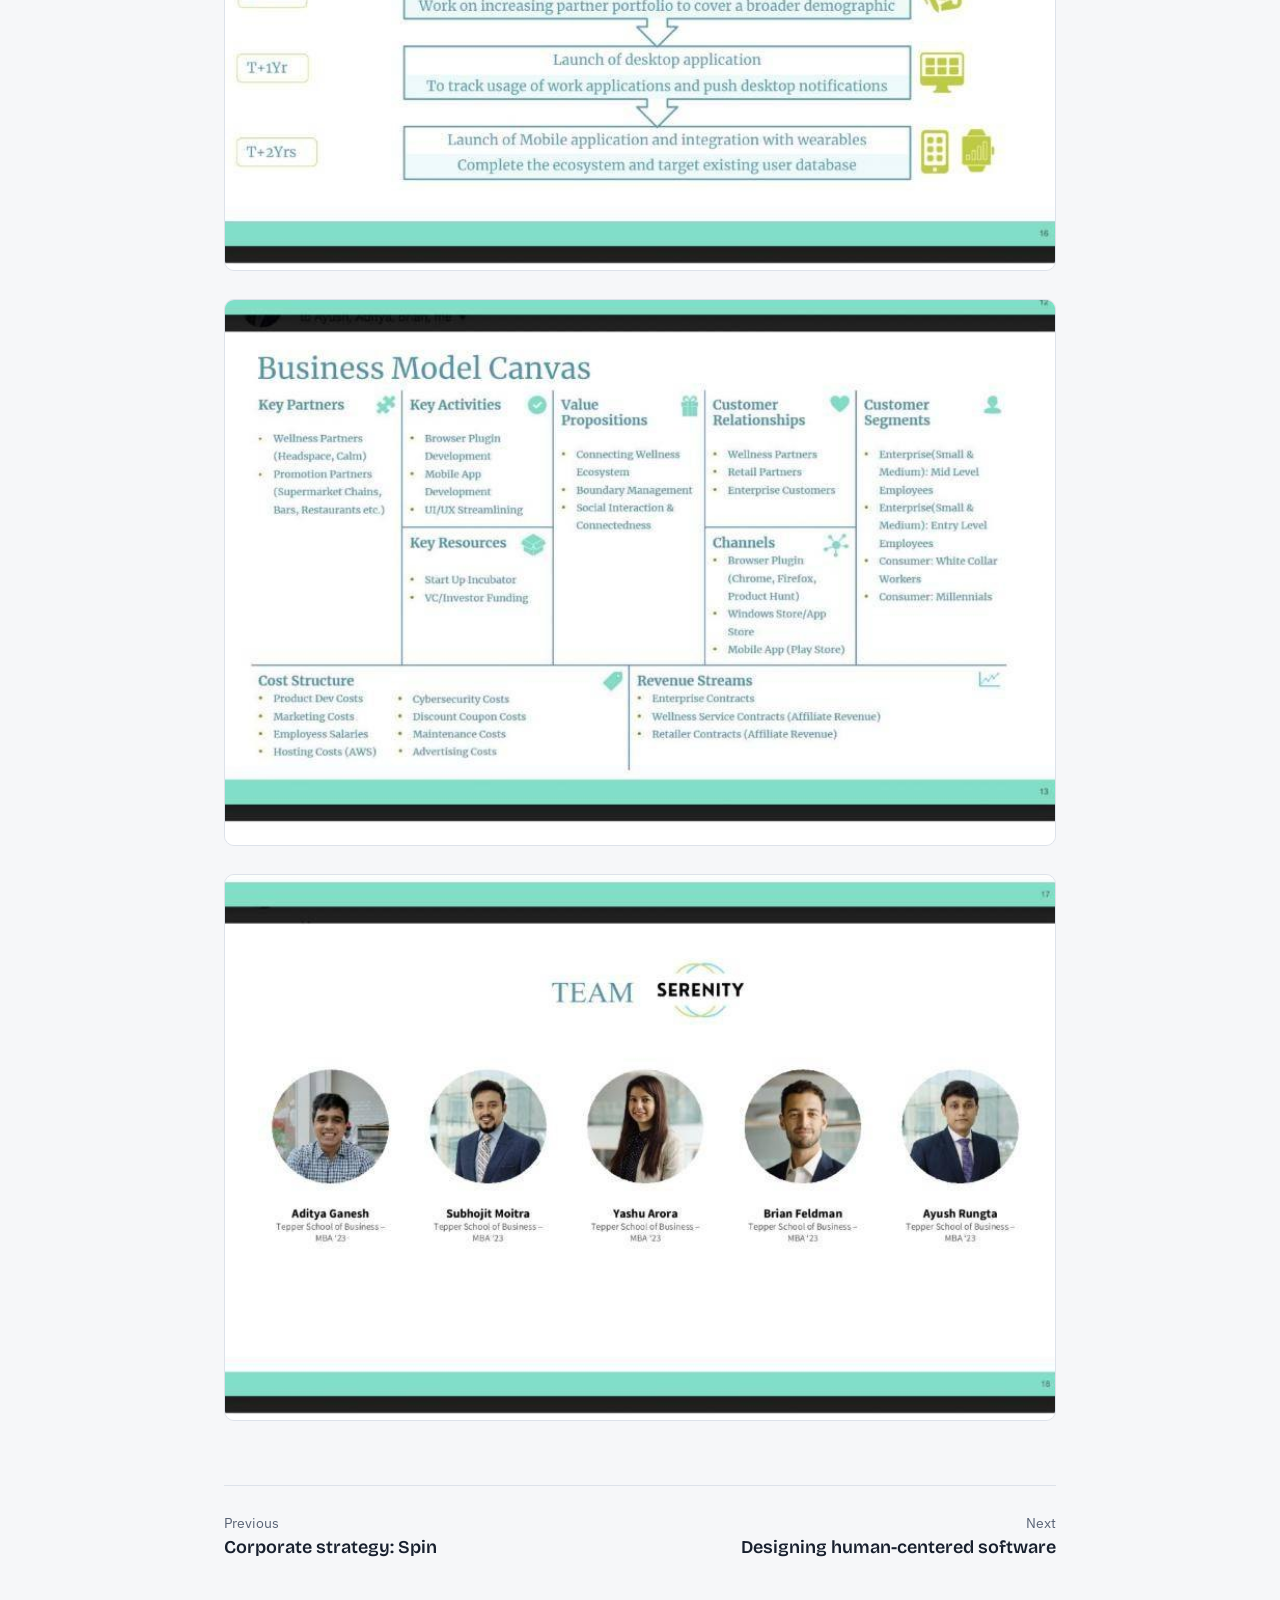
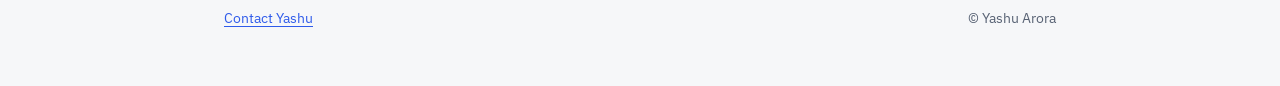
<file: projects/insead-product-games.html>
<!doctype html>
<html lang="en">
<head>
<meta charset="utf-8">
<meta name="viewport" content="width=device-width, initial-scale=1">
<title>INSEAD Product Games · Yashu Arora</title>
<meta name="description" content="INSEAD Product Games: New product development">
<link rel="icon" href="data:image/svg+xml,%3Csvg xmlns='http://www.w3.org/2000/svg' viewBox='0 0 64 64'%3E%3Crect width='64' height='64' rx='14' fill='%232F5BEA'/%3E%3Ctext x='32' y='42' font-family='Arial' font-weight='700' font-size='28' fill='white' text-anchor='middle'%3EYA%3C/text%3E%3C/svg%3E">
<link rel="preconnect" href="https://fonts.googleapis.com">
<link rel="preconnect" href="https://fonts.gstatic.com" crossorigin>
<link href="https://fonts.googleapis.com/css2?family=Bricolage+Grotesque:opsz,wght@12..96,500;12..96,700&family=IBM+Plex+Sans:ital,wght@0,400;0,500;0,600;1,400&display=swap" rel="stylesheet">
<link rel="stylesheet" href="../assets/subpage.css">
<script>try{var t=localStorage.getItem('theme');if(t)document.documentElement.setAttribute('data-theme',t)}catch(e){}</script>
</head>
<body>
<div class="wrap">
<header class="top">
  <a class="back" href="../index.html#projects">Back to portfolio</a>
  <a class="mark" href="../index.html">Yashu Arora</a>
</header>
<main>

<article>
<header class="intro">
<p class="cat">New product development</p>
<h1>INSEAD Product Games</h1>
<dl class="meta"><div><dt>Where</dt><dd>Carnegie Mellon University, Tepper School of Business</dd></div><div><dt>Skills</dt><dd>Product strategy, go-to-market, innovation</dd></div></dl>
</header>
<div class="body">
<h2>Situation</h2>
<p>In this case competition we had to create a solution that would make remote work more immersive. We worked in a team of five and ran primary and secondary research to find the most critical issues employees face while working from home.</p>
<h2>Serenity: solution components</h2>
<figure><img src="../assets/projects/insead-1.jpg" alt="Remote work user journey during COVID" loading="lazy"></figure>
<figure><img src="../assets/projects/insead-2.jpg" alt="Problem: people need help separating personal and professional lives" loading="lazy"></figure>
<figure><img src="../assets/projects/insead-3.jpg" alt="Solution: Serenity" loading="lazy"></figure>
<figure><img src="../assets/projects/insead-4.jpg" alt="Serenity user journey: landing page" loading="lazy"></figure>
<figure><img src="../assets/projects/insead-5.jpg" alt="Product growth roadmap" loading="lazy"></figure>
<figure><img src="../assets/projects/insead-6.jpg" alt="Business model canvas" loading="lazy"></figure>
<figure><img src="../assets/projects/insead-7.jpg" alt="Team Serenity" loading="lazy"></figure>
</div></article>
<nav class="pager" aria-label="More projects">
<a class="prev" href="spin.html"><span>Previous</span>Corporate strategy: Spin</a>
<a class="next" href="designing-human-centered-software.html"><span>Next</span>Designing human-centered software</a>
</nav>
</main>
<footer class="foot"><a href="../index.html#contact">Contact Yashu</a><span>© Yashu Arora</span></footer>
</div>
</body>
</html>
</file>
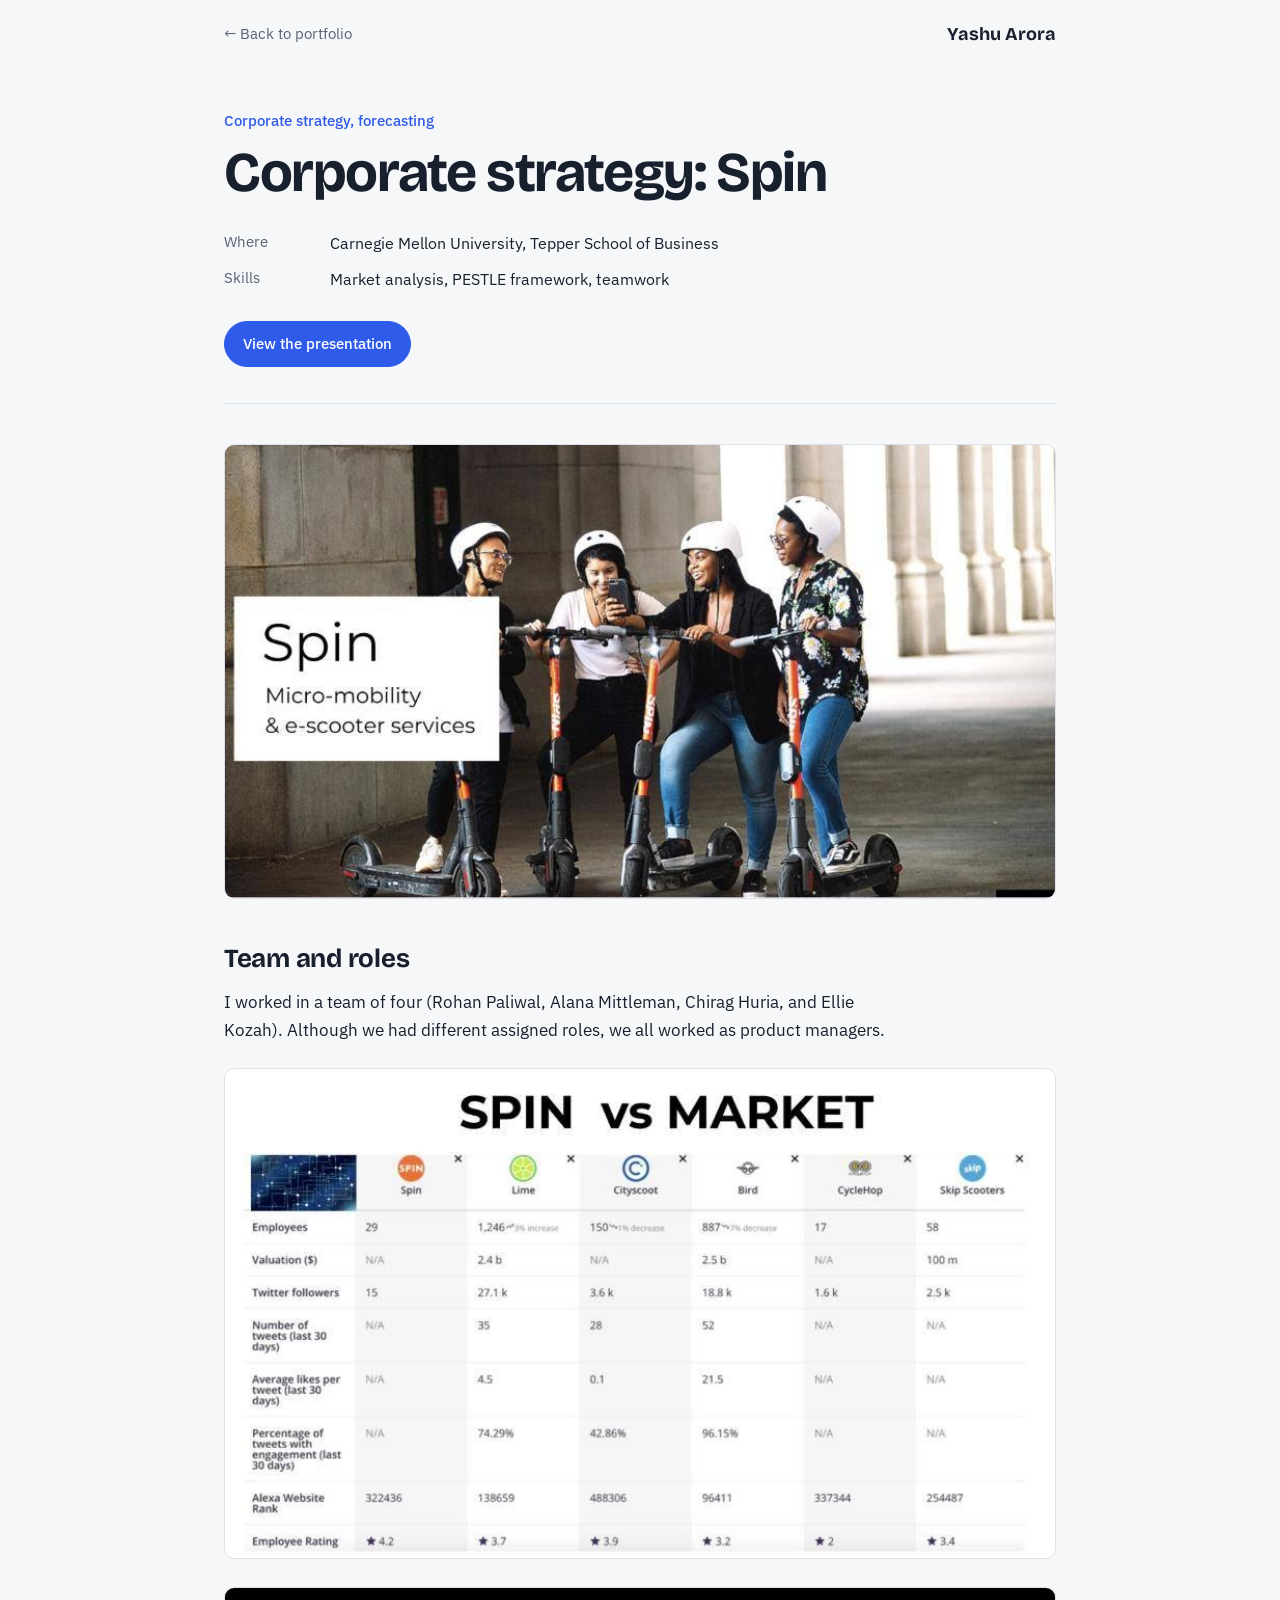
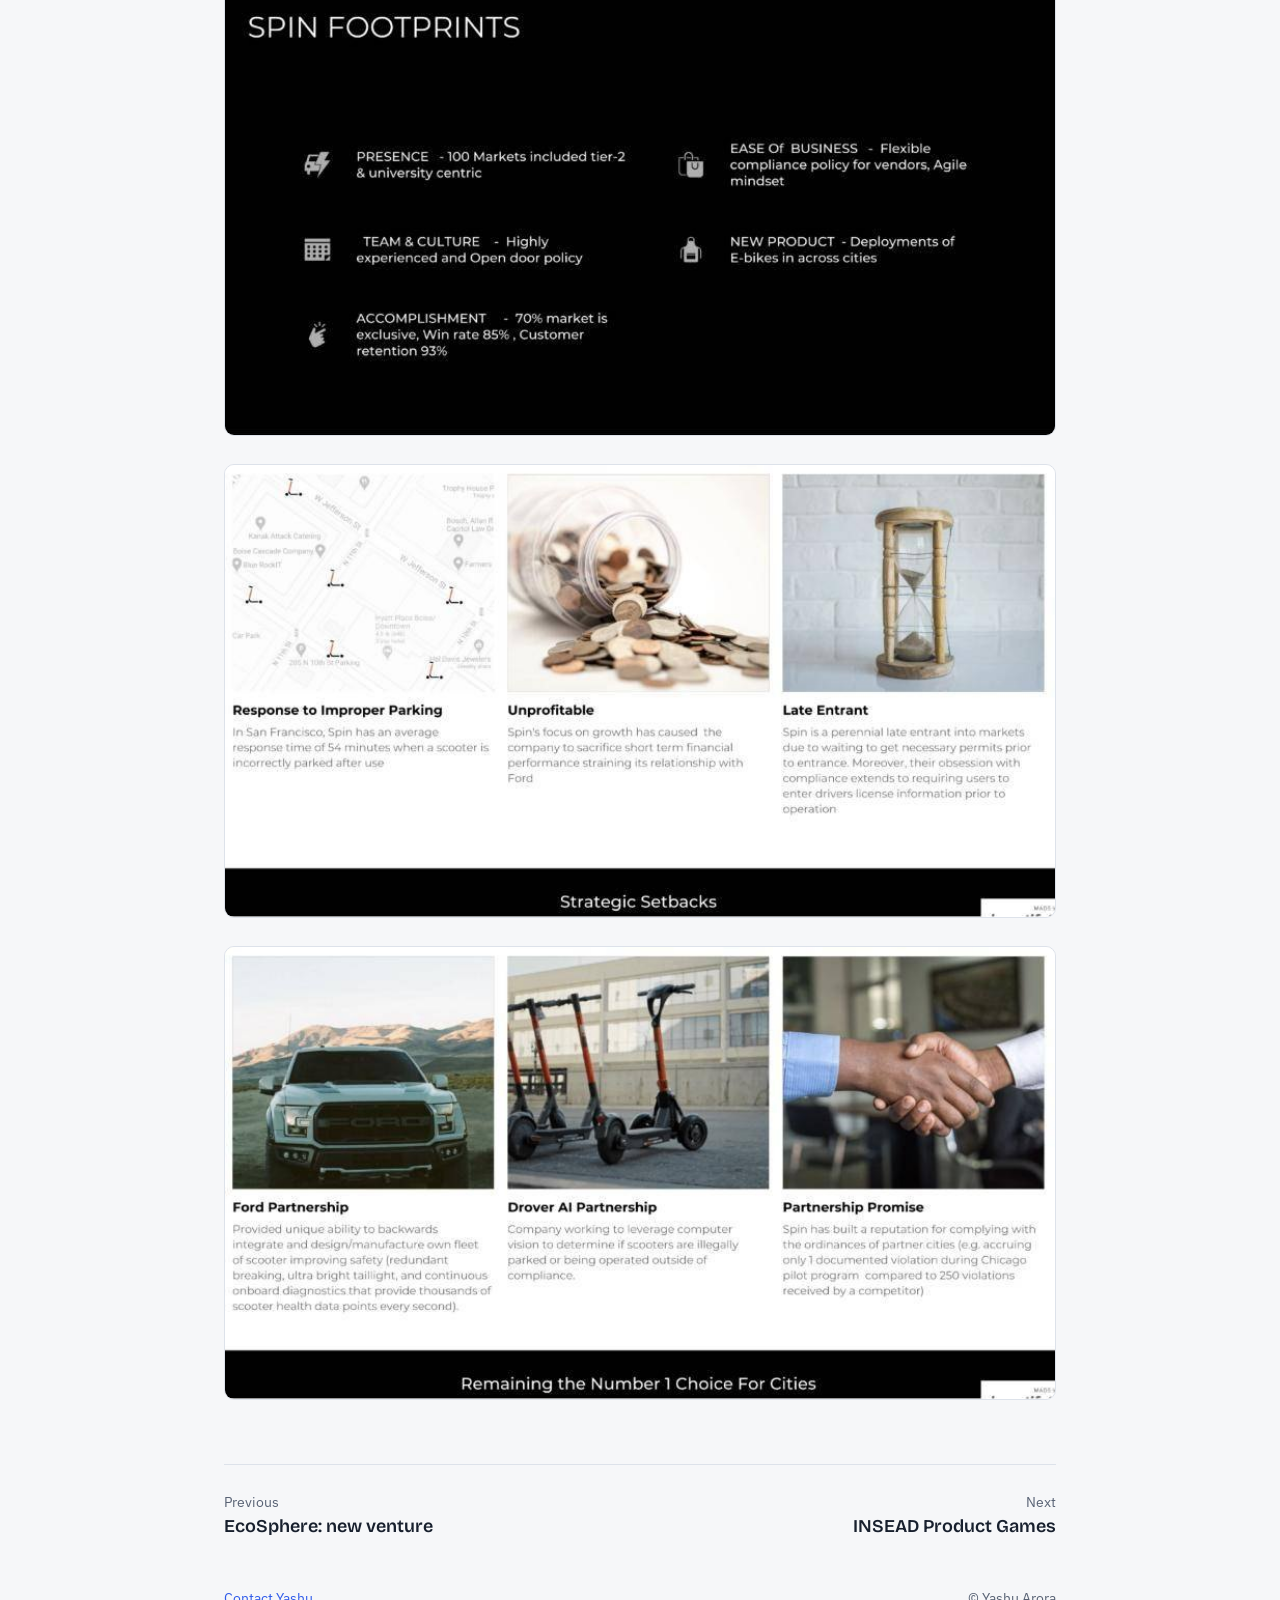
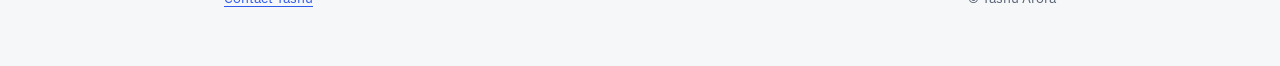
<file: projects/spin.html>
<!doctype html>
<html lang="en">
<head>
<meta charset="utf-8">
<meta name="viewport" content="width=device-width, initial-scale=1">
<title>Corporate strategy: Spin · Yashu Arora</title>
<meta name="description" content="Corporate strategy: Spin: Corporate strategy, forecasting">
<link rel="icon" href="data:image/svg+xml,%3Csvg xmlns='http://www.w3.org/2000/svg' viewBox='0 0 64 64'%3E%3Crect width='64' height='64' rx='14' fill='%232F5BEA'/%3E%3Ctext x='32' y='42' font-family='Arial' font-weight='700' font-size='28' fill='white' text-anchor='middle'%3EYA%3C/text%3E%3C/svg%3E">
<link rel="preconnect" href="https://fonts.googleapis.com">
<link rel="preconnect" href="https://fonts.gstatic.com" crossorigin>
<link href="https://fonts.googleapis.com/css2?family=Bricolage+Grotesque:opsz,wght@12..96,500;12..96,700&family=IBM+Plex+Sans:ital,wght@0,400;0,500;0,600;1,400&display=swap" rel="stylesheet">
<link rel="stylesheet" href="../assets/subpage.css">
<script>try{var t=localStorage.getItem('theme');if(t)document.documentElement.setAttribute('data-theme',t)}catch(e){}</script>
</head>
<body>
<div class="wrap">
<header class="top">
  <a class="back" href="../index.html#projects">Back to portfolio</a>
  <a class="mark" href="../index.html">Yashu Arora</a>
</header>
<main>

<article>
<header class="intro">
<p class="cat">Corporate strategy, forecasting</p>
<h1>Corporate strategy: Spin</h1>
<dl class="meta"><div><dt>Where</dt><dd>Carnegie Mellon University, Tepper School of Business</dd></div><div><dt>Skills</dt><dd>Market analysis, PESTLE framework, teamwork</dd></div></dl>
<div class="links"><a class="btn primary" href="https://www.beautiful.ai/-Mr-xF33-kpQJrogq5u2/1" target="_blank" rel="noopener">View the presentation</a></div>
</header>
<div class="body">
<figure><img src="../assets/projects/spin-cover-1.jpg" alt="Spin: micro-mobility and e-scooter services" loading="lazy"></figure>
<h2>Team and roles</h2>
<p>I worked in a team of four (Rohan Paliwal, Alana Mittleman, Chirag Huria, and Ellie Kozah). Although we had different assigned roles, we all worked as product managers.</p>
<figure><img src="../assets/projects/spin-1.jpg" alt="Spin versus the market: competitor comparison table" loading="lazy"></figure>
<figure><img src="../assets/projects/spin-2.jpg" alt="Spin footprints: presence, team and culture, accomplishments" loading="lazy"></figure>
<figure><img src="../assets/projects/spin-3.jpg" alt="Strategic setbacks" loading="lazy"></figure>
<figure><img src="../assets/projects/spin-4.jpg" alt="Remaining the number one choice for cities" loading="lazy"></figure>
</div></article>
<nav class="pager" aria-label="More projects">
<a class="prev" href="ecosphere.html"><span>Previous</span>EcoSphere: new venture</a>
<a class="next" href="insead-product-games.html"><span>Next</span>INSEAD Product Games</a>
</nav>
</main>
<footer class="foot"><a href="../index.html#contact">Contact Yashu</a><span>© Yashu Arora</span></footer>
</div>
</body>
</html>
</file>
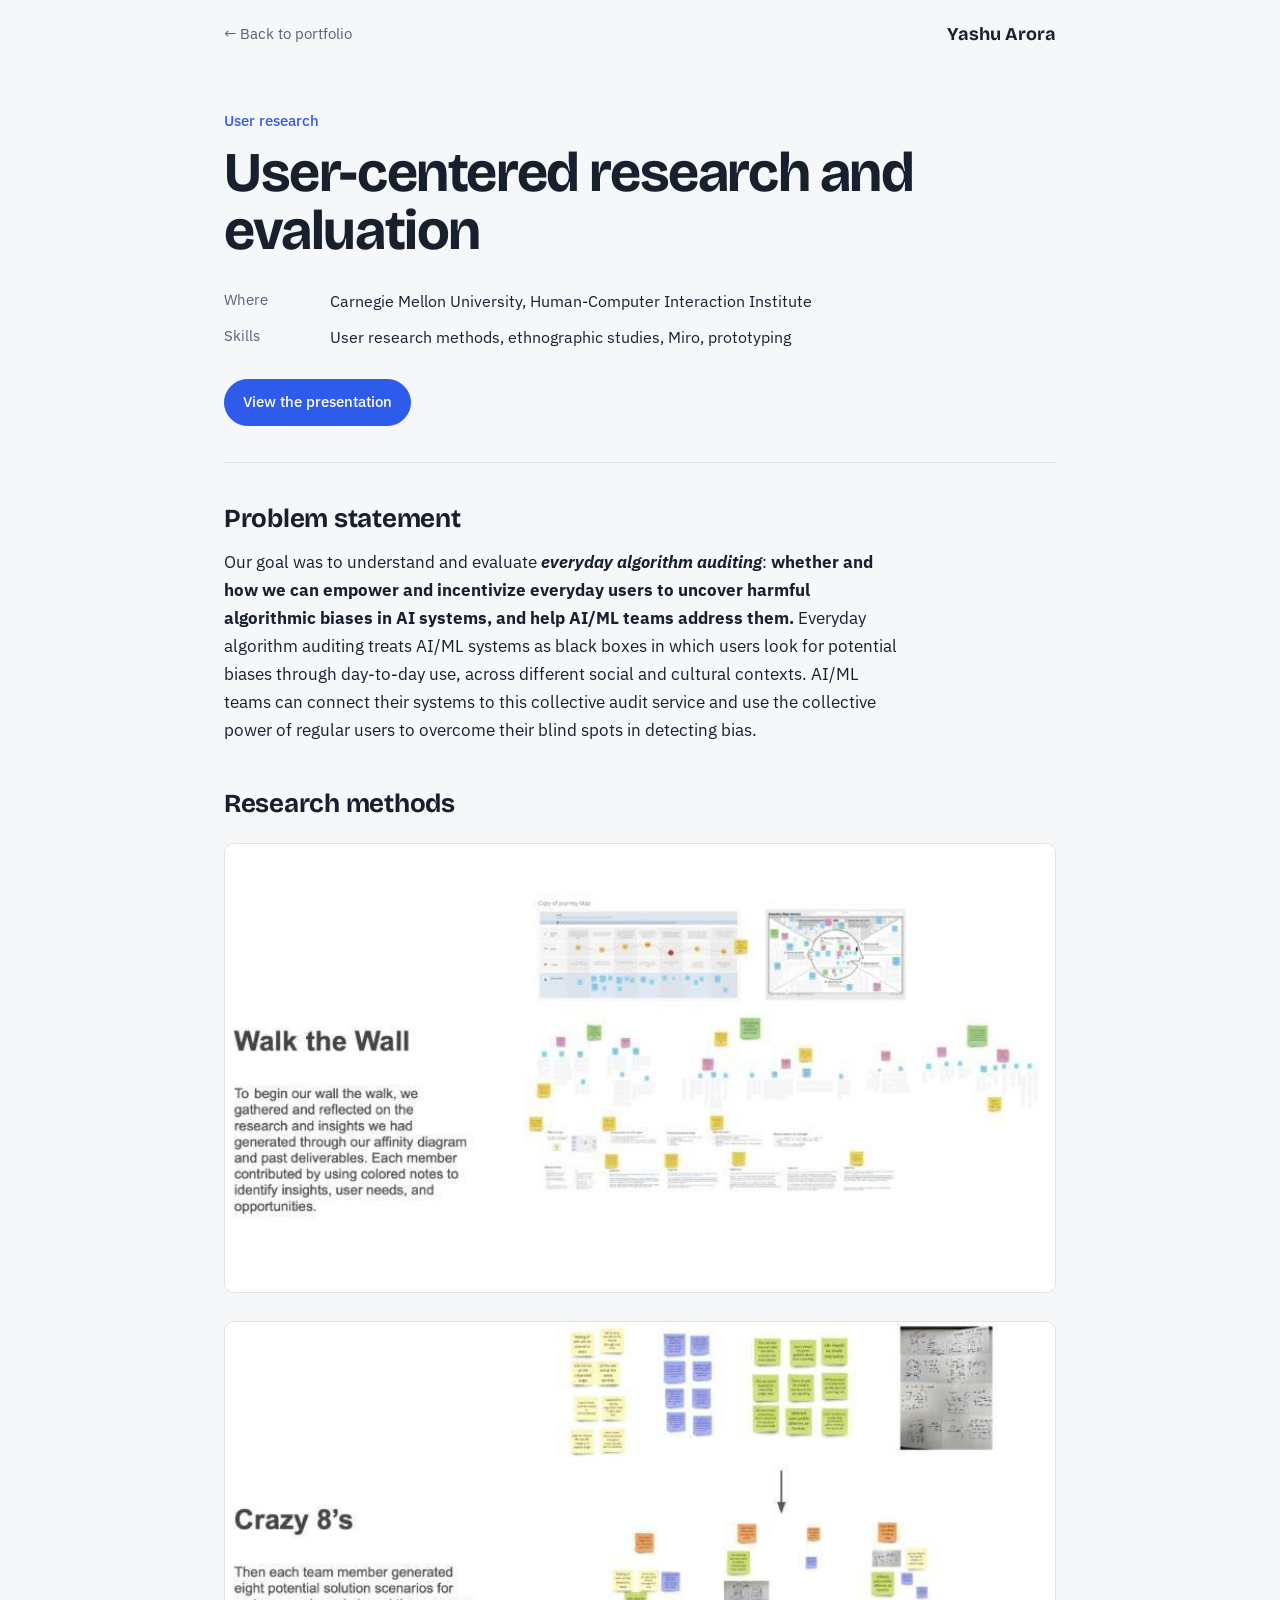
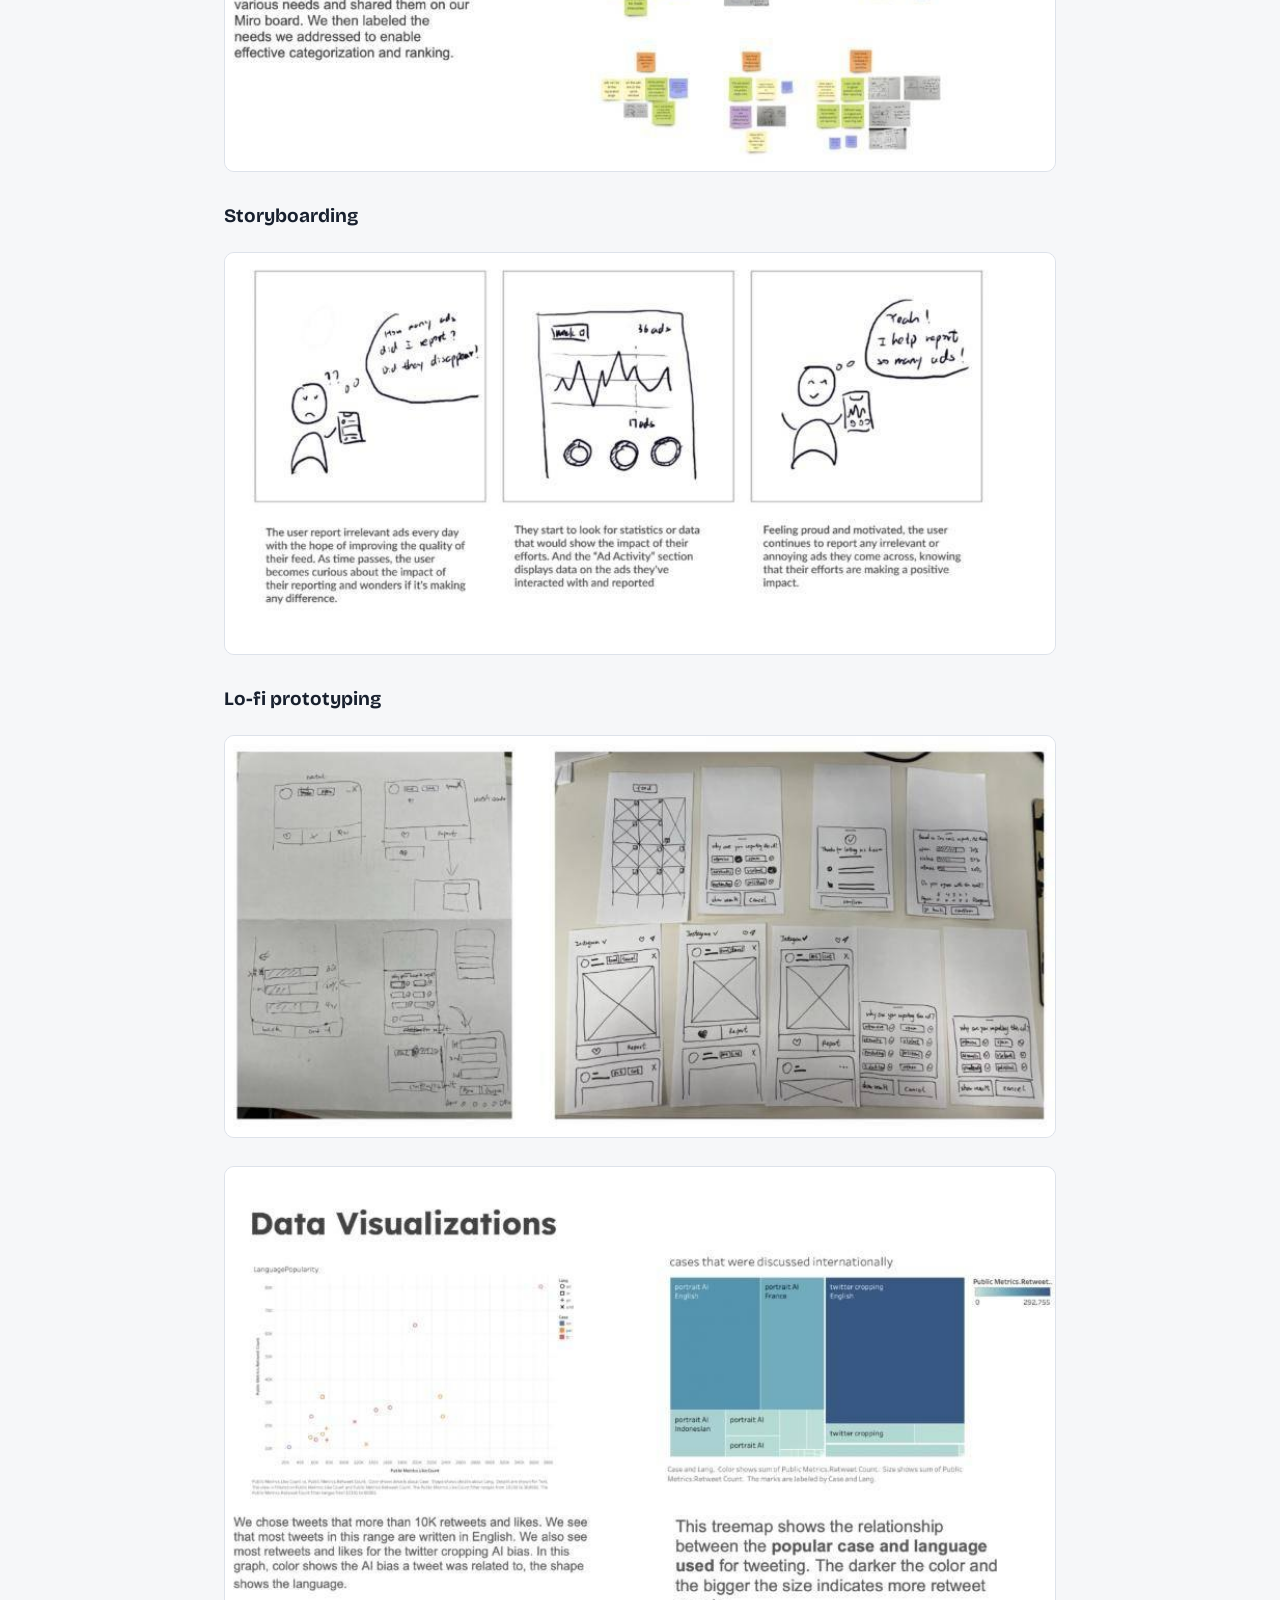
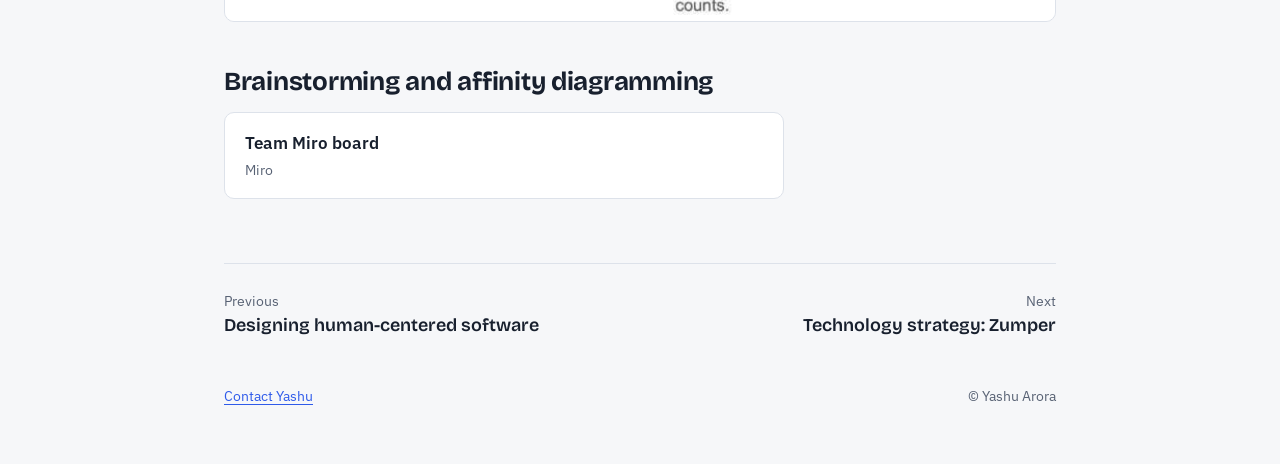
<file: projects/user-centered-research.html>
<!doctype html>
<html lang="en">
<head>
<meta charset="utf-8">
<meta name="viewport" content="width=device-width, initial-scale=1">
<title>User-centered research and evaluation · Yashu Arora</title>
<meta name="description" content="User-centered research and evaluation: User research">
<link rel="icon" href="data:image/svg+xml,%3Csvg xmlns='http://www.w3.org/2000/svg' viewBox='0 0 64 64'%3E%3Crect width='64' height='64' rx='14' fill='%232F5BEA'/%3E%3Ctext x='32' y='42' font-family='Arial' font-weight='700' font-size='28' fill='white' text-anchor='middle'%3EYA%3C/text%3E%3C/svg%3E">
<link rel="preconnect" href="https://fonts.googleapis.com">
<link rel="preconnect" href="https://fonts.gstatic.com" crossorigin>
<link href="https://fonts.googleapis.com/css2?family=Bricolage+Grotesque:opsz,wght@12..96,500;12..96,700&family=IBM+Plex+Sans:ital,wght@0,400;0,500;0,600;1,400&display=swap" rel="stylesheet">
<link rel="stylesheet" href="../assets/subpage.css">
<script>try{var t=localStorage.getItem('theme');if(t)document.documentElement.setAttribute('data-theme',t)}catch(e){}</script>
</head>
<body>
<div class="wrap">
<header class="top">
  <a class="back" href="../index.html#projects">Back to portfolio</a>
  <a class="mark" href="../index.html">Yashu Arora</a>
</header>
<main>

<article>
<header class="intro">
<p class="cat">User research</p>
<h1>User-centered research and evaluation</h1>
<dl class="meta"><div><dt>Where</dt><dd>Carnegie Mellon University, Human-Computer Interaction Institute</dd></div><div><dt>Skills</dt><dd>User research methods, ethnographic studies, Miro, prototyping</dd></div></dl>
<div class="links"><a class="btn primary" href="https://docs.google.com/presentation/d/14e2r3drs3zcf0NZxHaAqi8fbl6yewFGlODGAqBwRbrY/edit?usp=sharing" target="_blank" rel="noopener">View the presentation</a></div>
</header>
<div class="body">
<h2>Problem statement</h2>
<p>Our goal was to understand and evaluate <em><strong>everyday algorithm auditing</strong></em>: <strong>whether and how we can empower and incentivize everyday users to uncover harmful algorithmic biases in AI systems, and help AI/ML teams address them.</strong> Everyday algorithm auditing treats AI/ML systems as black boxes in which users look for potential biases through day-to-day use, across different social and cultural contexts. AI/ML teams can connect their systems to this collective audit service and use the collective power of regular users to overcome their blind spots in detecting bias.</p>
<h2>Research methods</h2>
<figure><img src="../assets/projects/ucre-1.jpg" alt="Walk the wall: reflecting on research and insights" loading="lazy"></figure>
<figure><img src="../assets/projects/ucre-2.jpg" alt="Crazy 8s: generating solution scenarios" loading="lazy"></figure>
<h3>Storyboarding</h3>
<figure><img src="../assets/projects/ucre-3.jpg" alt="Storyboard of a user reporting irrelevant ads" loading="lazy"></figure>
<h3>Lo-fi prototyping</h3>
<figure><img src="../assets/projects/ucre-4.jpg" alt="Paper prototypes" loading="lazy"></figure>
<figure><img src="../assets/projects/ucre-5.jpg" alt="Data visualizations of AI bias cases discussed online" loading="lazy"></figure>
<h2>Brainstorming and affinity diagramming</h2>
<a class="card" href="https://miro.com/app/board/uXjVPrvNF64=/" target="_blank" rel="noopener"><span class="card-title">Team Miro board</span><span class="card-src">Miro</span></a>
</div></article>
<nav class="pager" aria-label="More projects">
<a class="prev" href="designing-human-centered-software.html"><span>Previous</span>Designing human-centered software</a>
<a class="next" href="zumper.html"><span>Next</span>Technology strategy: Zumper</a>
</nav>
</main>
<footer class="foot"><a href="../index.html#contact">Contact Yashu</a><span>© Yashu Arora</span></footer>
</div>
</body>
</html>
</file>
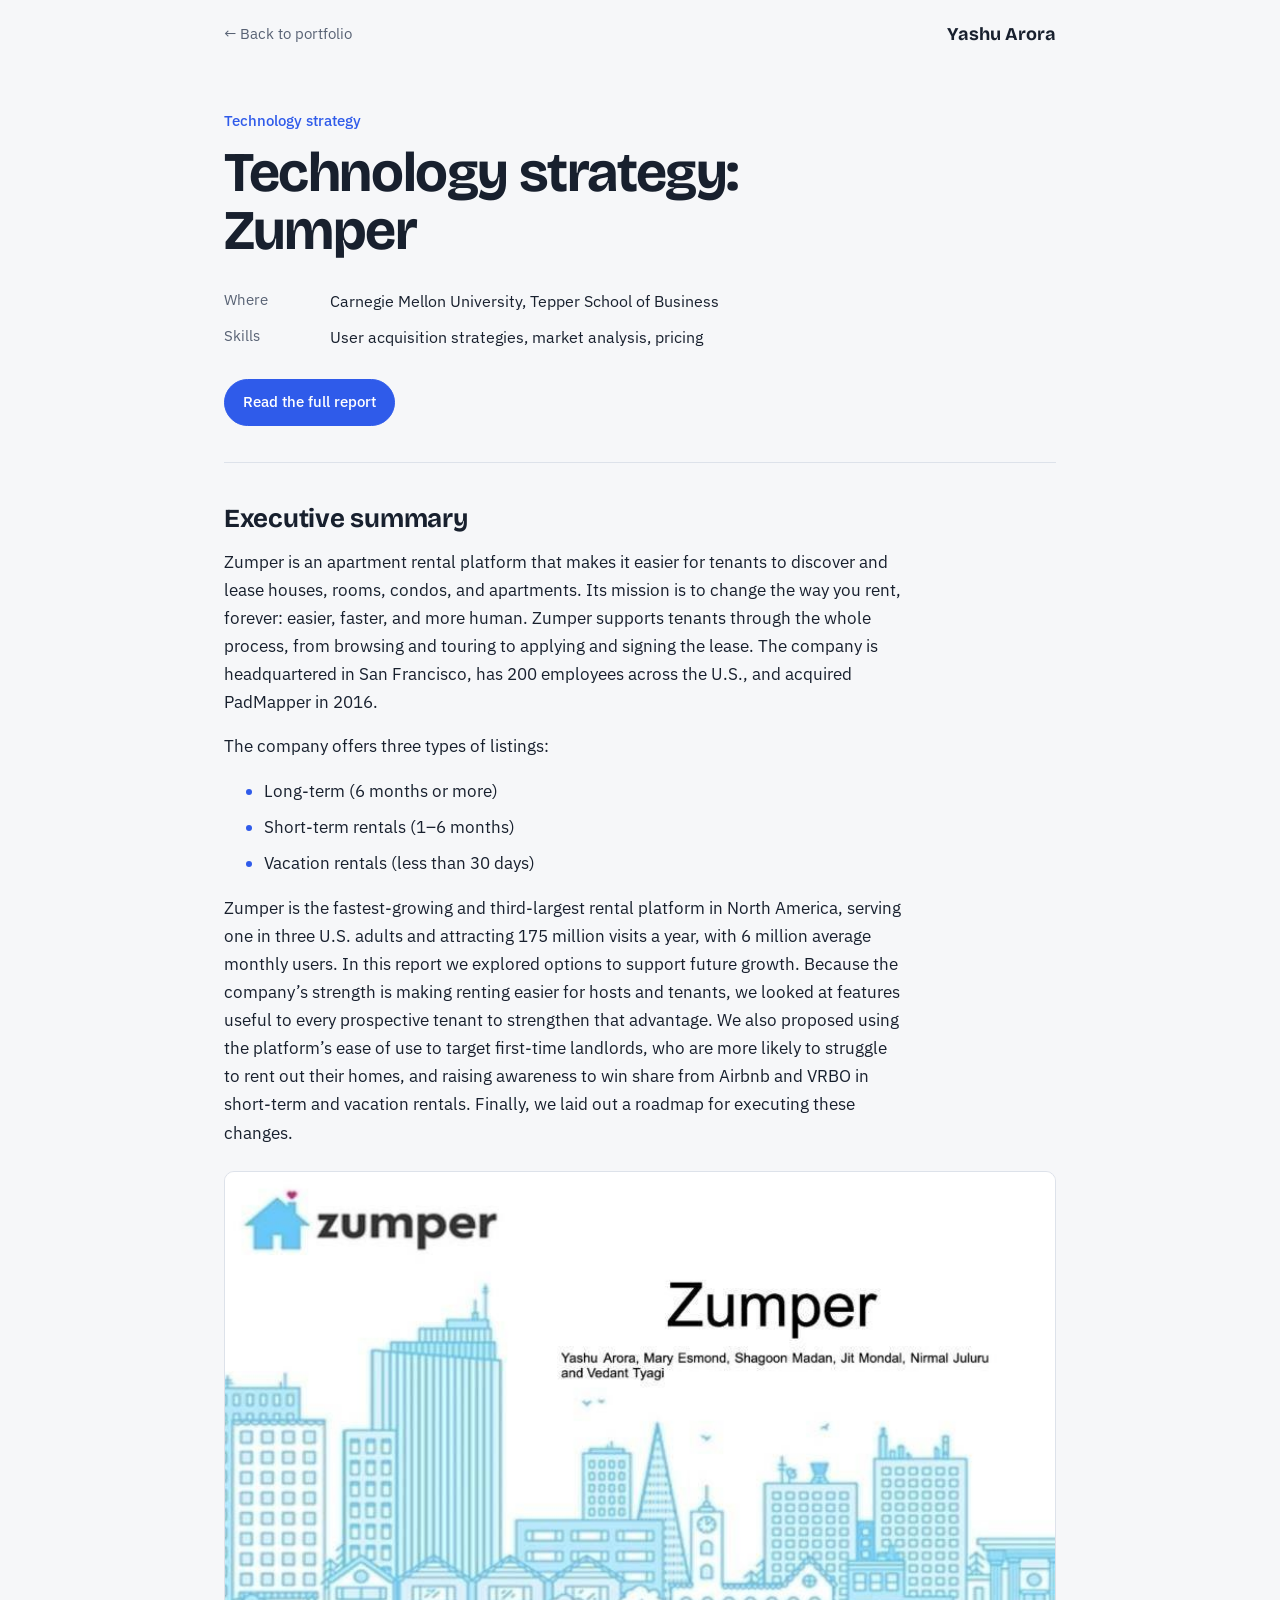
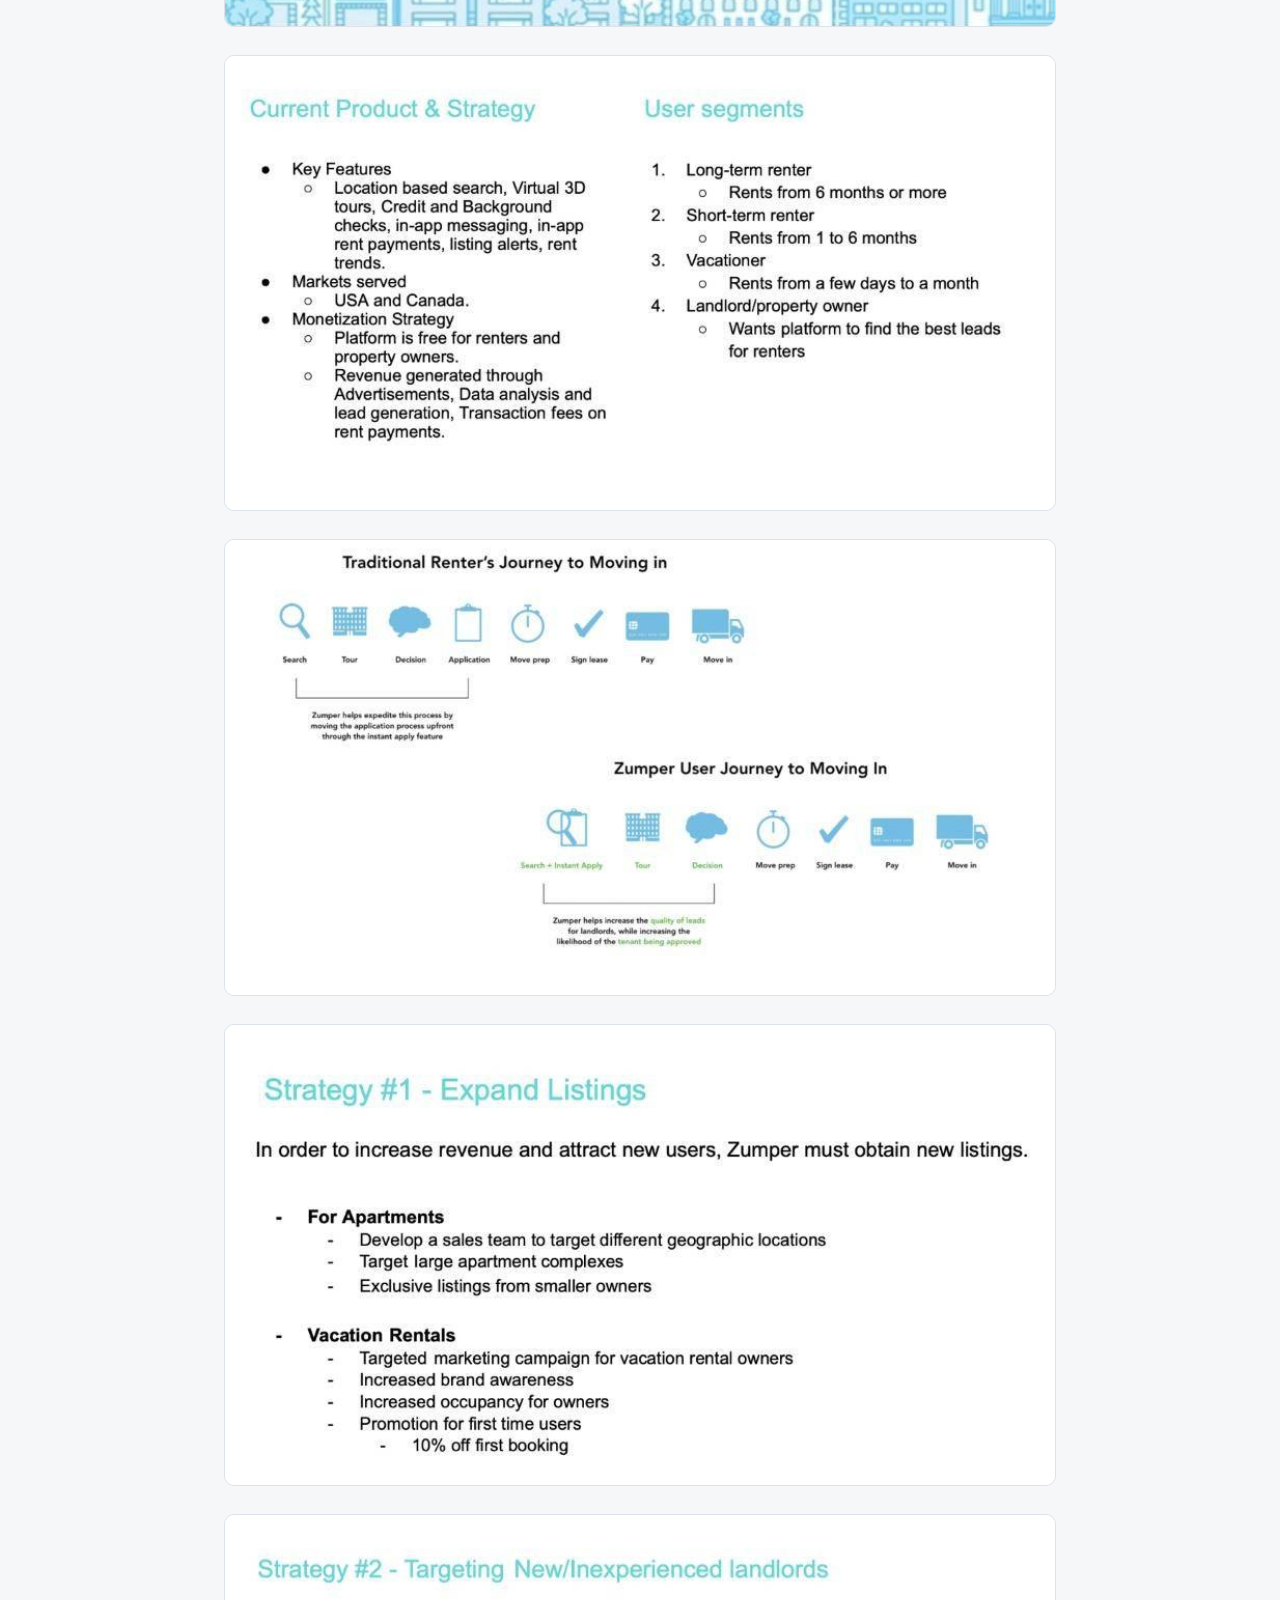
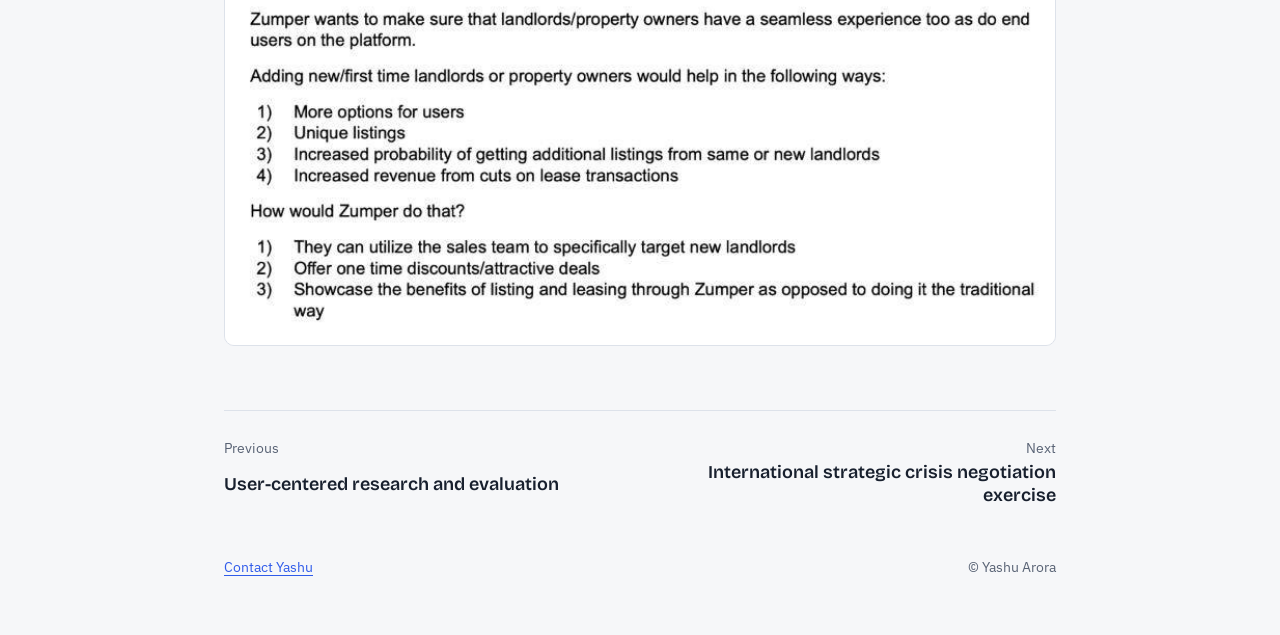
<file: projects/zumper.html>
<!doctype html>
<html lang="en">
<head>
<meta charset="utf-8">
<meta name="viewport" content="width=device-width, initial-scale=1">
<title>Technology strategy: Zumper · Yashu Arora</title>
<meta name="description" content="Technology strategy: Zumper: Technology strategy">
<link rel="icon" href="data:image/svg+xml,%3Csvg xmlns='http://www.w3.org/2000/svg' viewBox='0 0 64 64'%3E%3Crect width='64' height='64' rx='14' fill='%232F5BEA'/%3E%3Ctext x='32' y='42' font-family='Arial' font-weight='700' font-size='28' fill='white' text-anchor='middle'%3EYA%3C/text%3E%3C/svg%3E">
<link rel="preconnect" href="https://fonts.googleapis.com">
<link rel="preconnect" href="https://fonts.gstatic.com" crossorigin>
<link href="https://fonts.googleapis.com/css2?family=Bricolage+Grotesque:opsz,wght@12..96,500;12..96,700&family=IBM+Plex+Sans:ital,wght@0,400;0,500;0,600;1,400&display=swap" rel="stylesheet">
<link rel="stylesheet" href="../assets/subpage.css">
<script>try{var t=localStorage.getItem('theme');if(t)document.documentElement.setAttribute('data-theme',t)}catch(e){}</script>
</head>
<body>
<div class="wrap">
<header class="top">
  <a class="back" href="../index.html#projects">Back to portfolio</a>
  <a class="mark" href="../index.html">Yashu Arora</a>
</header>
<main>

<article>
<header class="intro">
<p class="cat">Technology strategy</p>
<h1>Technology strategy: Zumper</h1>
<dl class="meta"><div><dt>Where</dt><dd>Carnegie Mellon University, Tepper School of Business</dd></div><div><dt>Skills</dt><dd>User acquisition strategies, market analysis, pricing</dd></div></dl>
<div class="links"><a class="btn primary" href="https://docs.google.com/document/d/11RHI3O7KCrPP7i_T5w65Bm2YSjchhm_sFZ65cts8qtc/edit" target="_blank" rel="noopener">Read the full report</a></div>
</header>
<div class="body">
<h2>Executive summary</h2>
<p>Zumper is an apartment rental platform that makes it easier for tenants to discover and lease houses, rooms, condos, and apartments. Its mission is to change the way you rent, forever: easier, faster, and more human. Zumper supports tenants through the whole process, from browsing and touring to applying and signing the lease. The company is headquartered in San Francisco, has 200 employees across the U.S., and acquired PadMapper in 2016.</p>
<p>The company offers three types of listings:</p>
<ul><li>Long-term (6 months or more)</li><li>Short-term rentals (1–6 months)</li><li>Vacation rentals (less than 30 days)</li></ul>
<p>Zumper is the fastest-growing and third-largest rental platform in North America, serving one in three U.S. adults and attracting 175 million visits a year, with 6 million average monthly users. In this report we explored options to support future growth. Because the company’s strength is making renting easier for hosts and tenants, we looked at features useful to every prospective tenant to strengthen that advantage. We also proposed using the platform’s ease of use to target first-time landlords, who are more likely to struggle to rent out their homes, and raising awareness to win share from Airbnb and VRBO in short-term and vacation rentals. Finally, we laid out a roadmap for executing these changes.</p>
<figure><img src="../assets/projects/zumper-1.jpg" alt="Zumper title slide and team" loading="lazy"></figure>
<figure><img src="../assets/projects/zumper-2.jpg" alt="Current product, strategy, and user segments" loading="lazy"></figure>
<figure><img src="../assets/projects/zumper-3.jpg" alt="Traditional renter journey versus Zumper user journey" loading="lazy"></figure>
<figure><img src="../assets/projects/zumper-4.jpg" alt="Strategy 1: expand listings" loading="lazy"></figure>
<figure><img src="../assets/projects/zumper-5.jpg" alt="Strategy 2: target new and inexperienced landlords" loading="lazy"></figure>
</div></article>
<nav class="pager" aria-label="More projects">
<a class="prev" href="user-centered-research.html"><span>Previous</span>User-centered research and evaluation</a>
<a class="next" href="crisis-negotiation-exercise.html"><span>Next</span>International strategic crisis negotiation exercise</a>
</nav>
</main>
<footer class="foot"><a href="../index.html#contact">Contact Yashu</a><span>© Yashu Arora</span></footer>
</div>
</body>
</html>
</file>
<file: assets/subpage.css>
:root {
  --bg: #F6F7F9; --surface: #FFFFFF; --ink: #18202E; --muted: #586274; --line: #DDE2EA;
  --accent: #2F5BEA; --accent-soft: #E6ECFD;
  --display: "Bricolage Grotesque", "Helvetica Neue", Arial, sans-serif;
  --body: "IBM Plex Sans", "Helvetica Neue", Arial, sans-serif;
}
@media (prefers-color-scheme: dark) {
  :root:not([data-theme="light"]) {
    --bg: #10141C; --surface: #171D28; --ink: #E7EBF2; --muted: #9AA4B5; --line: #2A3242; --accent: #85A2FF; --accent-soft: #1E2944;
  }
}
:root[data-theme="dark"] {
  --bg: #10141C; --surface: #171D28; --ink: #E7EBF2; --muted: #9AA4B5; --line: #2A3242; --accent: #85A2FF; --accent-soft: #1E2944;
}

* { box-sizing: border-box; }
html { -webkit-text-size-adjust: 100%; }
body { margin: 0; background: var(--bg); color: var(--ink); font: 400 17px/1.65 var(--body); -webkit-font-smoothing: antialiased; }
a { color: var(--accent); text-underline-offset: 3px; text-decoration-thickness: 1px; }
a:hover { text-decoration-thickness: 2px; }
:focus-visible { outline: 2px solid var(--accent); outline-offset: 3px; border-radius: 4px; }

.wrap { max-width: 880px; margin: 0 auto; padding: 0 24px; }
.top { display: flex; justify-content: space-between; align-items: center; padding: 22px 0; gap: 16px; }
.top .mark { font: 700 18px/1 var(--display); color: var(--ink); text-decoration: none; }
.back { color: var(--muted); text-decoration: none; font-size: 15px; }
.back::before { content: "\2190\00a0"; }
.back:hover { color: var(--ink); }

.intro { padding: 40px 0 36px; border-bottom: 1px solid var(--line); margin-bottom: 40px; }
.cat { color: var(--accent); font-weight: 500; font-size: 15px; margin: 0 0 10px; }
h1 { font: 700 clamp(34px, 6vw, 56px)/1.04 var(--display); letter-spacing: -0.025em; margin: 0 0 28px; max-width: 20ch; }
.meta { display: grid; gap: 10px; margin: 0 0 28px; }
.meta div { display: grid; grid-template-columns: 90px 1fr; gap: 16px; }
.meta dt { color: var(--muted); font-size: 15px; }
.meta dd { margin: 0; font-size: 16px; }
.links { display: flex; gap: 12px; flex-wrap: wrap; }
.btn {
  display: inline-flex; align-items: center; padding: 10px 18px; border-radius: 999px; border: 1px solid var(--line);
  color: var(--ink); background: var(--surface); text-decoration: none; font-weight: 500; font-size: 15px;
}
.btn:hover { border-color: var(--ink); }
.btn.primary { background: var(--accent); border-color: var(--accent); color: #fff; }
:root[data-theme="dark"] .btn.primary { color: #0E1320; }
@media (prefers-color-scheme: dark) { :root:not([data-theme="light"]) .btn.primary { color: #0E1320; } }

.body > p, .body > ul, .body > ol, .body > h2, .body > h3 { max-width: 68ch; }
.body h2 { font: 700 26px/1.2 var(--display); letter-spacing: -0.01em; margin: 44px 0 14px; }
.body h3 { font: 700 19px/1.3 var(--display); margin: 32px 0 12px; }
.body > :first-child { margin-top: 0; }
.body p { margin: 0 0 16px; }
.body li { margin-bottom: 8px; }
.body li::marker { color: var(--accent); }
figure { margin: 24px 0 28px; }
figure img {
  display: block; width: 100%; height: auto; border-radius: 10px; border: 1px solid var(--line); background: #fff;
}

.card {
  display: grid; gap: 2px; padding: 16px 20px; margin: 0 0 12px; max-width: 560px;
  background: var(--surface); border: 1px solid var(--line); border-radius: 10px; text-decoration: none; color: var(--ink);
}
.card:hover { border-color: var(--accent); }
.card-title { font-weight: 600; }
.card-src { color: var(--muted); font-size: 14px; }

.pager { display: grid; grid-template-columns: 1fr 1fr; gap: 16px; margin: 64px 0 0; padding-top: 28px; border-top: 1px solid var(--line); }
.pager a { display: grid; gap: 4px; text-decoration: none; color: var(--ink); font-weight: 600; font-family: var(--display); font-size: 18px; line-height: 1.3; }
.pager a span { font: 400 14px var(--body); color: var(--muted); }
.pager a:hover { color: var(--accent); }
.pager .next { text-align: right; }

.foot { display: flex; justify-content: space-between; gap: 16px; padding: 48px 0 56px; color: var(--muted); font-size: 14px; }

@media (max-width: 600px) {
  .wrap { padding: 0 16px; }
  .intro { padding-top: 20px; }
  .meta div { grid-template-columns: 1fr; gap: 0; }
  .pager { grid-template-columns: 1fr; }
  .pager .next { text-align: left; }
  figure { margin: 18px 0 22px; }
}
</file>
